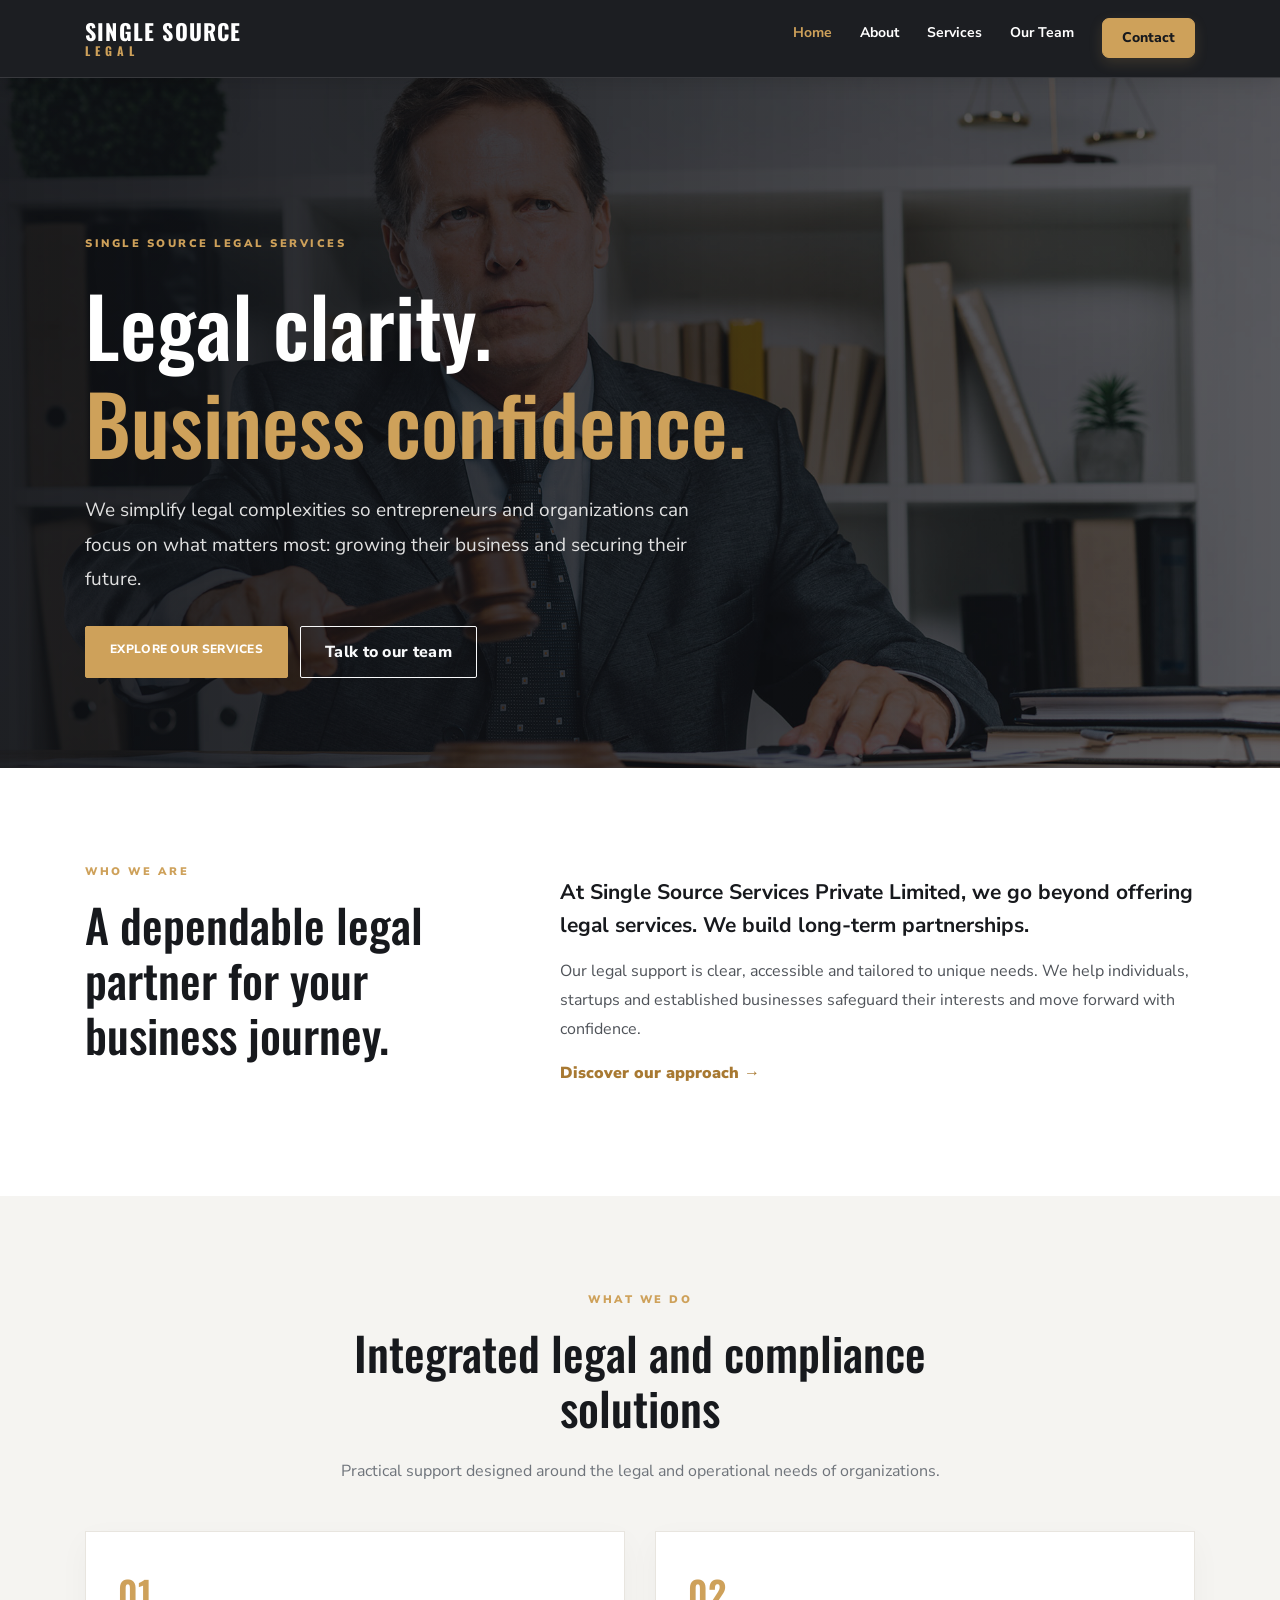
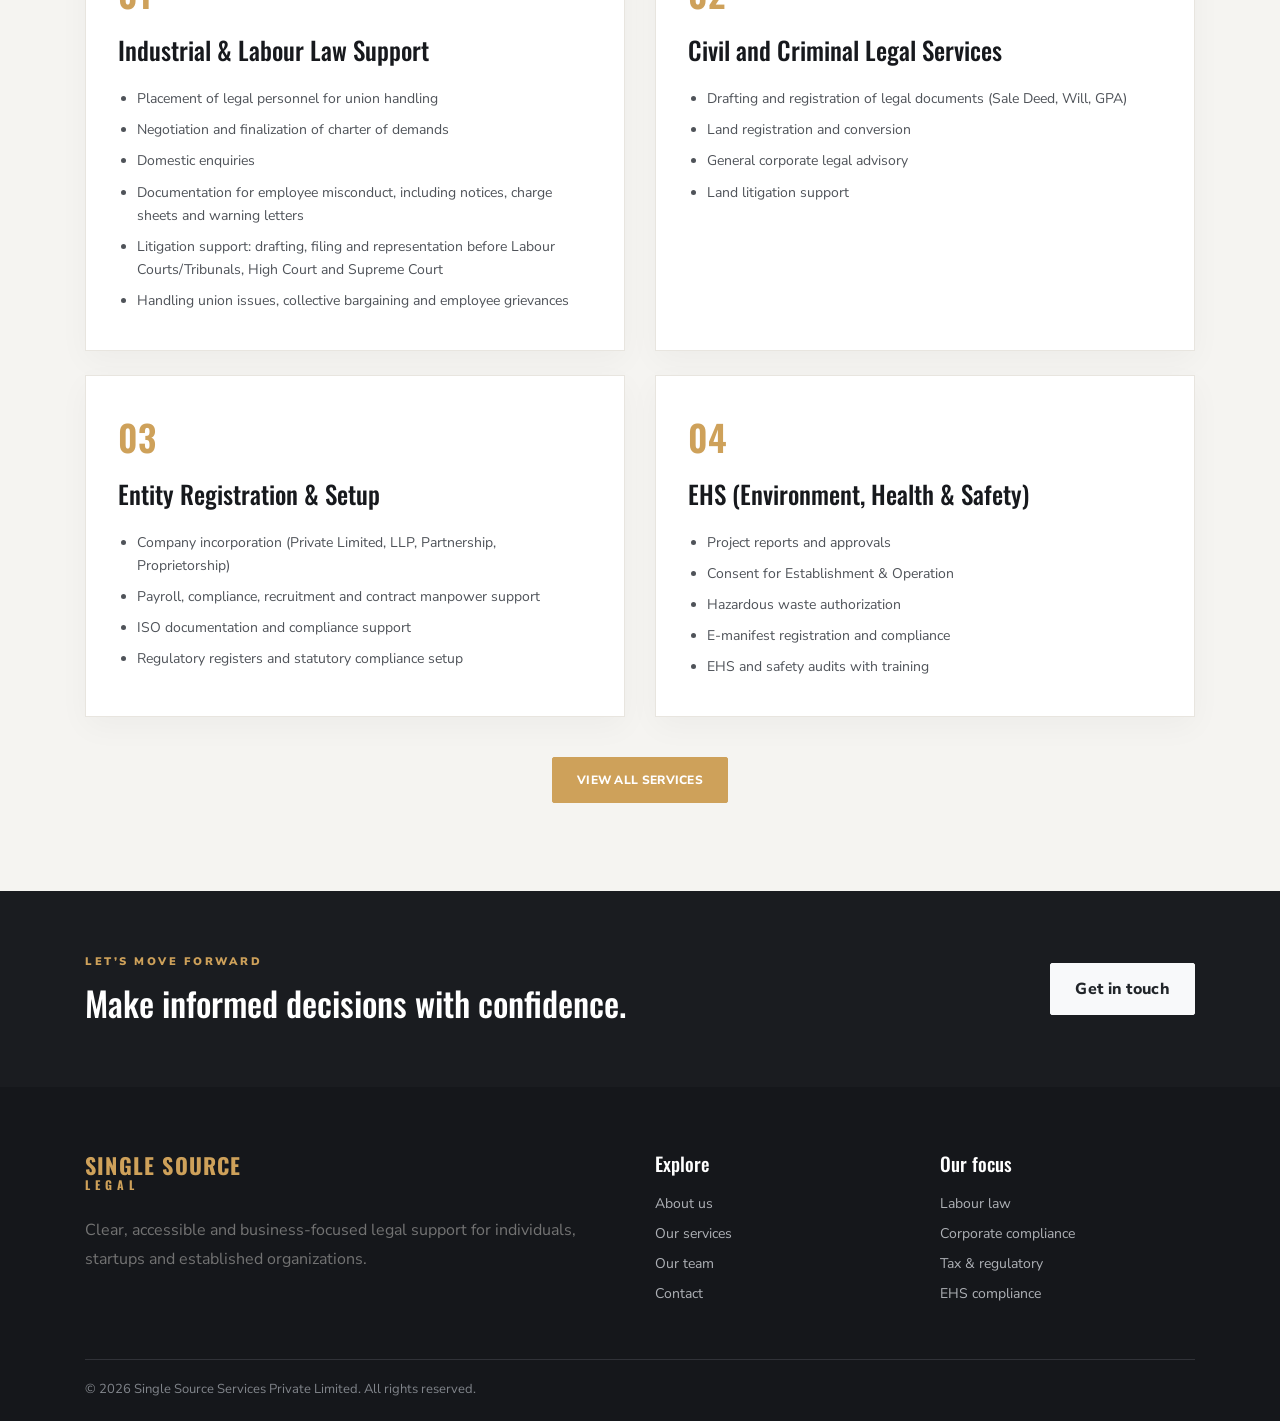
<file: index.html>
<!DOCTYPE html><html lang="en"><head><meta charset="utf-8"><meta name="viewport" content="width=device-width, initial-scale=1"><meta name="description" content="Single Source Legal Services provides business-focused legal, labour, corporate compliance and regulatory support."><title>Business Legal & Compliance Support | Single Source Legal Services</title><link rel="preconnect" href="https://fonts.googleapis.com"><link href="https://fonts.googleapis.com/css?family=Nunito+Sans:300,400,600,700,800,900|Oswald:400,500,600,700" rel="stylesheet"><link rel="stylesheet" href="css/bootstrap.min.css"><link rel="stylesheet" href="fonts/icomoon/style.css"><link rel="stylesheet" href="css/style.css"><link rel="stylesheet" href="css/custom.css"></head><body><header class="site-header"><div class="container nav-wrap"><a class="brand" href="index.html">SINGLE SOURCE<span>LEGAL</span></a><button class="nav-toggle" aria-label="Toggle navigation" aria-expanded="false"><span></span><span></span><span></span></button><nav class="main-nav"><ul><li class="active"><a href="index.html">Home</a></li><li class=""><a href="about.html">About</a></li><li class=""><a href="services.html">Services</a></li><li class=""><a href="team.html">Our Team</a></li><li class=""><a href="contact.html">Contact</a></li></ul></nav></div></header><main><section class="hero-home"><div class="container"><div class="hero-copy"><span class="eyebrow">SINGLE SOURCE LEGAL SERVICES</span><h1>Legal clarity.<br><em>Business confidence.</em></h1><p>We simplify legal complexities so entrepreneurs and organizations can focus on what matters most: growing their business and securing their future.</p><div class="hero-actions"><a class="btn btn-primary" href="services.html">Explore our services</a><a class="btn btn-outline-light" href="contact.html">Talk to our team</a></div></div></div></section><section class="section-pad"><div class="container"><div class="row align-items-center"><div class="col-lg-5 mb-4"><span class="eyebrow">WHO WE ARE</span><h2 class="section-heading">A dependable legal partner for your business journey.</h2></div><div class="col-lg-7"><p class="lead-copy">At Single Source Services Private Limited, we go beyond offering legal services. We build long-term partnerships.</p><p>Our legal support is clear, accessible and tailored to unique needs. We help individuals, startups and established businesses safeguard their interests and move forward with confidence.</p><a class="text-link" href="about.html">Discover our approach →</a></div></div></div></section><section class="section-pad soft-bg"><div class="container"><div class="section-intro"><span class="eyebrow">WHAT WE DO</span><h2 class="section-heading">Integrated legal and compliance solutions</h2><p>Practical support designed around the legal and operational needs of organizations.</p></div><div class="row"><div class="col-lg-6 col-md-6 mb-4"><article class="service-card h-100"><div class="service-number">01</div><h3>Industrial & Labour Law Support</h3><ul><li>Placement of legal personnel for union handling</li><li>Negotiation and finalization of charter of demands</li><li>Domestic enquiries</li><li>Documentation for employee misconduct, including notices, charge sheets and warning letters</li><li>Litigation support: drafting, filing and representation before Labour Courts/Tribunals, High Court and Supreme Court</li><li>Handling union issues, collective bargaining and employee grievances</li></ul></article></div><div class="col-lg-6 col-md-6 mb-4"><article class="service-card h-100"><div class="service-number">02</div><h3>Civil and Criminal Legal Services</h3><ul><li>Drafting and registration of legal documents (Sale Deed, Will, GPA)</li><li>Land registration and conversion</li><li>General corporate legal advisory</li><li>Land litigation support</li></ul></article></div><div class="col-lg-6 col-md-6 mb-4"><article class="service-card h-100"><div class="service-number">03</div><h3>Entity Registration & Setup</h3><ul><li>Company incorporation (Private Limited, LLP, Partnership, Proprietorship)</li><li>Payroll, compliance, recruitment and contract manpower support</li><li>ISO documentation and compliance support</li><li>Regulatory registers and statutory compliance setup</li></ul></article></div><div class="col-lg-6 col-md-6 mb-4"><article class="service-card h-100"><div class="service-number">04</div><h3>EHS (Environment, Health & Safety)</h3><ul><li>Project reports and approvals</li><li>Consent for Establishment & Operation</li><li>Hazardous waste authorization</li><li>E-manifest registration and compliance</li><li>EHS and safety audits with training</li></ul></article></div></div><div class="text-center mt-3"><a class="btn btn-primary" href="services.html">View all services</a></div></div></section><section class="cta-band"><div class="container d-md-flex justify-content-between align-items-center"><div><span class="eyebrow">LET’S MOVE FORWARD</span><h2>Make informed decisions with confidence.</h2></div><a class="btn btn-light mt-3 mt-md-0" href="contact.html">Get in touch</a></div></section></main><footer class="site-footer"><div class="container"><div class="row"><div class="col-lg-6 mb-4"><a class="brand footer-brand" href="index.html">SINGLE SOURCE<span>LEGAL</span></a><p class="mt-3">Clear, accessible and business-focused legal support for individuals, startups and established organizations.</p></div><div class="col-lg-3 col-6"><h4>Explore</h4><a href="about.html">About us</a><a href="services.html">Our services</a><a href="team.html">Our team</a><a href="contact.html">Contact</a></div><div class="col-lg-3 col-6"><h4>Our focus</h4><a href="services.html">Labour law</a><a href="services.html">Corporate compliance</a><a href="services.html">Tax & regulatory</a><a href="services.html">EHS compliance</a></div></div><div class="copyright">© <span id="year"></span> Single Source Services Private Limited. All rights reserved.</div></div></footer><script src="js/jquery-3.3.1.min.js"></script><script src="js/bootstrap.min.js"></script><script src="js/custom.js"></script></body></html>
</file>
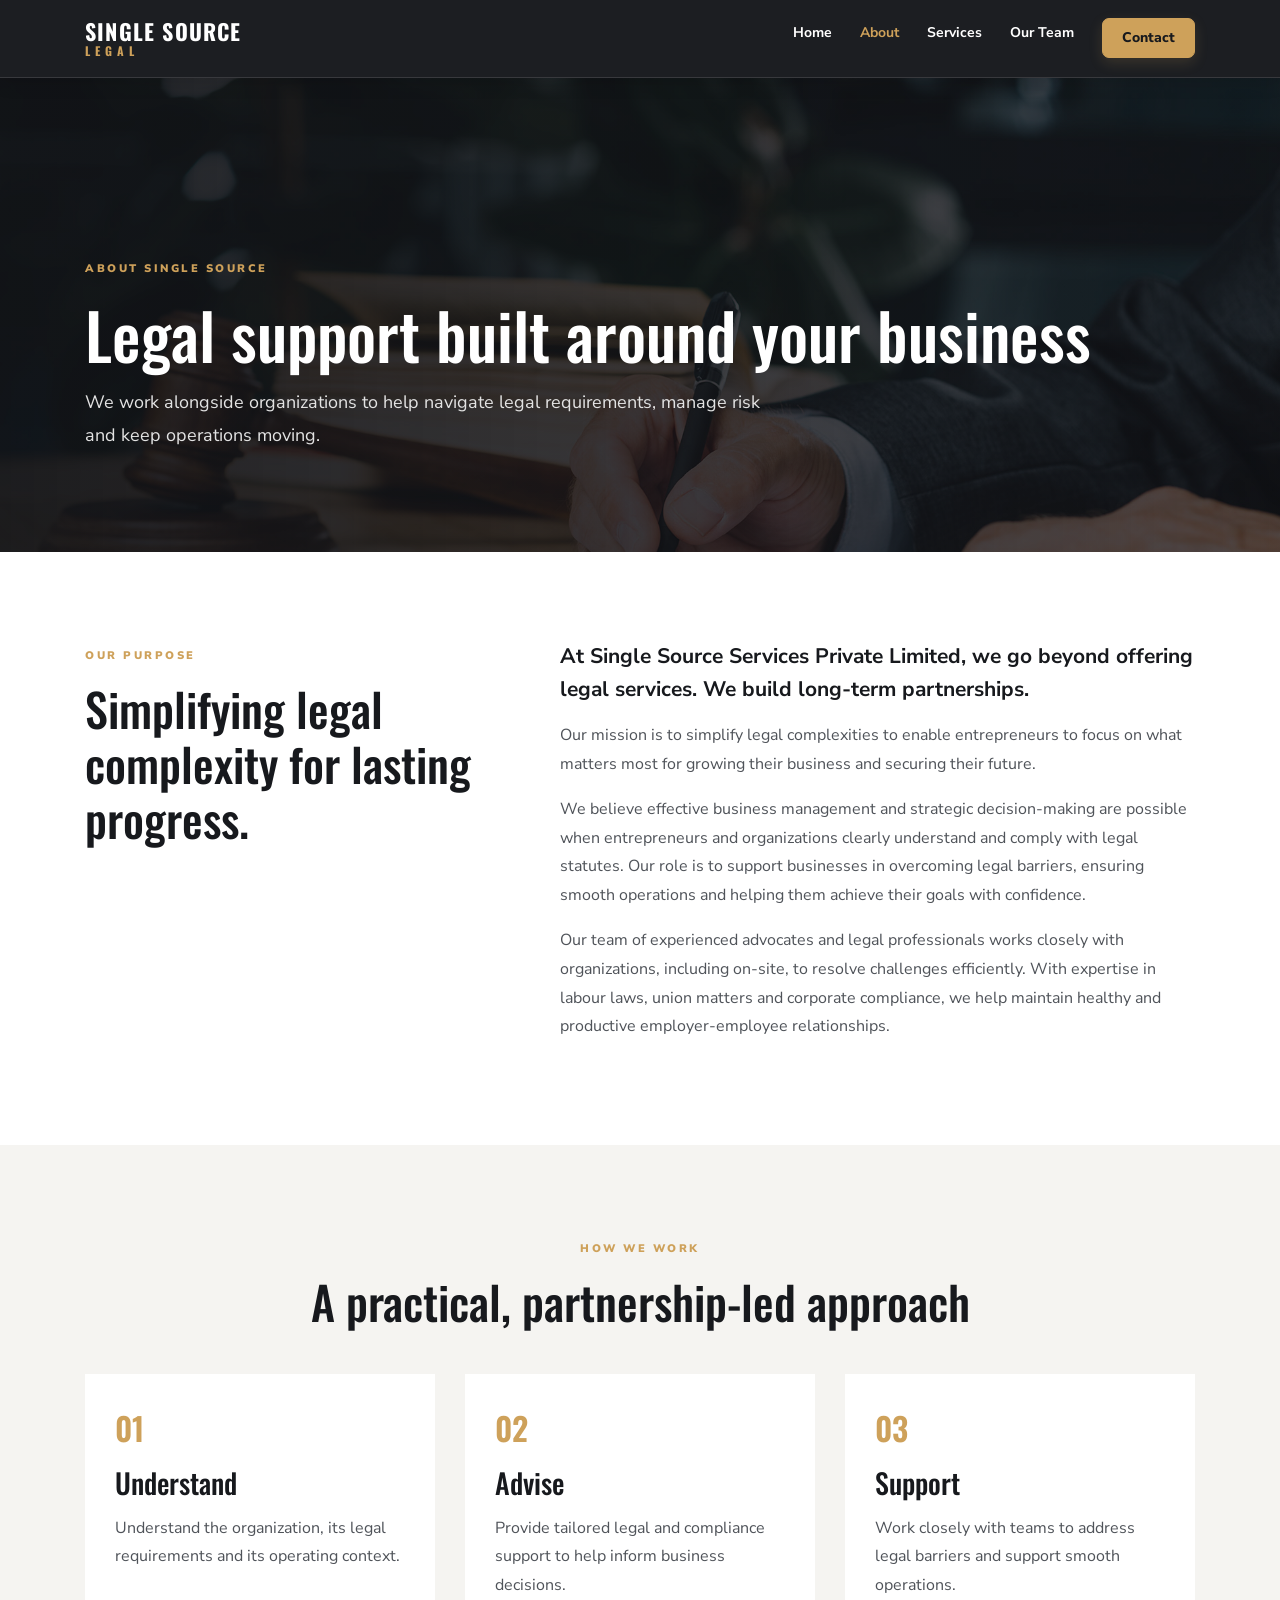
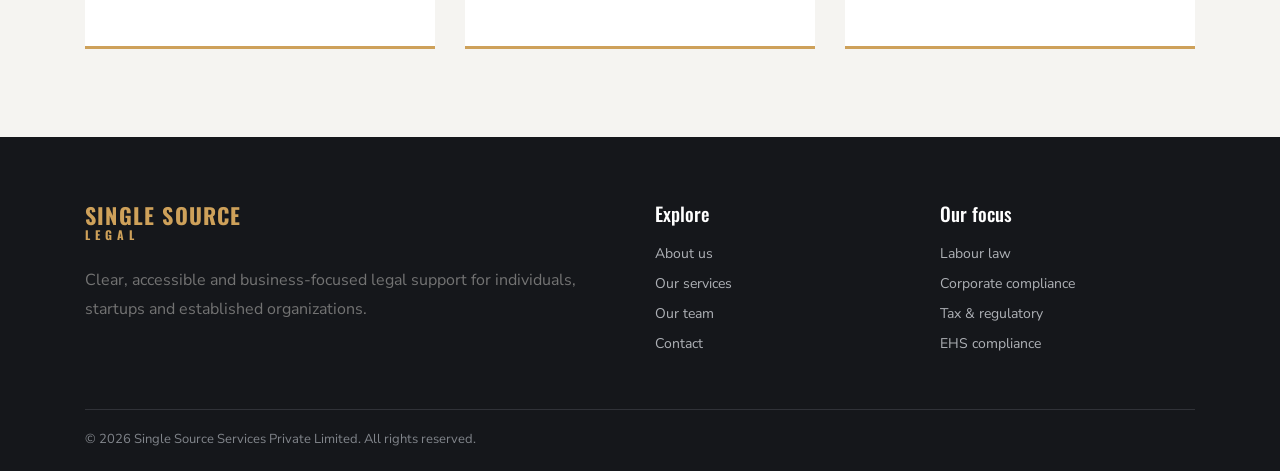
<file: about.html>
<!doctype html>
<html lang="en">
  <head>
    <meta charset="utf-8" />
    <meta name="viewport" content="width=device-width, initial-scale=1" />
    <meta
      name="description"
      content="Single Source Legal Services provides business-focused legal, labour, corporate compliance and regulatory support."
    />
    <title>About Us | Single Source Legal Services</title>
    <link rel="preconnect" href="https://fonts.googleapis.com" />
    <link
      href="https://fonts.googleapis.com/css?family=Nunito+Sans:300,400,600,700,800,900|Oswald:400,500,600,700"
      rel="stylesheet"
    />
    <link rel="stylesheet" href="css/bootstrap.min.css" />
    <link rel="stylesheet" href="fonts/icomoon/style.css" />
    <link rel="stylesheet" href="css/style.css" />
    <link rel="stylesheet" href="css/custom.css" />
  </head>
  <body>
    <header class="site-header">
      <div class="container nav-wrap">
        <a class="brand" href="index.html">SINGLE SOURCE<span>LEGAL</span></a
        ><button
          class="nav-toggle"
          aria-label="Toggle navigation"
          aria-expanded="false"
        >
          <span></span><span></span><span></span>
        </button>
        <nav class="main-nav">
          <ul>
            <li class=""><a href="index.html">Home</a></li>
            <li class="active"><a href="about.html">About</a></li>
            <li class=""><a href="services.html">Services</a></li>
            <li class=""><a href="team.html">Our Team</a></li>
            <li class=""><a href="contact.html">Contact</a></li>
          </ul>
        </nav>
      </div>
    </header>
    <main>
      <section class="page-hero">
        <div class="container">
          <span class="eyebrow">ABOUT SINGLE SOURCE</span>
          <h1>Legal support built around your business</h1>
          <p>
            We work alongside organizations to help navigate legal requirements,
            manage risk and keep operations moving.
          </p>
        </div>
      </section>
      <section class="section-pad">
        <div class="container">
          <div class="row">
            <div class="col-lg-5">
              <span class="eyebrow">OUR PURPOSE</span>
              <h2 class="section-heading">
                Simplifying legal complexity for lasting progress.
              </h2>
            </div>
            <div class="col-lg-7">
              <p class="lead-copy">
                At Single Source Services Private Limited, we go beyond offering
                legal services. We build long-term partnerships.
              </p>
              <p>
                Our mission is to simplify legal complexities to enable
                entrepreneurs to focus on what matters most for growing their
                business and securing their future.
              </p>
              <p>
                We believe effective business management and strategic
                decision-making are possible when entrepreneurs and
                organizations clearly understand and comply with legal statutes.
                Our role is to support businesses in overcoming legal barriers,
                ensuring smooth operations and helping them achieve their goals
                with confidence.
              </p>
              <p>
                Our team of experienced advocates and legal professionals works
                closely with organizations, including on-site, to resolve
                challenges efficiently. With expertise in labour laws, union
                matters and corporate compliance, we help maintain healthy and
                productive employer-employee relationships.
              </p>
            </div>
          </div>
        </div>
      </section>
      <section class="section-pad soft-bg">
        <div class="container">
          <div class="section-intro">
            <span class="eyebrow">HOW WE WORK</span>
            <h2 class="section-heading">
              A practical, partnership-led approach
            </h2>
          </div>
          <div class="row">
            <div class="col-md-4">
              <div class="value-card">
                <b>01</b>
                <h3>Understand</h3>
                <p>
                  Understand the organization, its legal requirements and its
                  operating context.
                </p>
              </div>
            </div>
            <div class="col-md-4">
              <div class="value-card">
                <b>02</b>
                <h3>Advise</h3>
                <p>
                  Provide tailored legal and compliance support to help inform
                  business decisions.
                </p>
              </div>
            </div>
            <div class="col-md-4">
              <div class="value-card">
                <b>03</b>
                <h3>Support</h3>
                <p>
                  Work closely with teams to address legal barriers and support
                  smooth operations.
                </p>
              </div>
            </div>
          </div>
        </div>
      </section>
    </main>
    <footer class="site-footer">
      <div class="container">
        <div class="row">
          <div class="col-lg-6 mb-4">
            <a class="brand footer-brand" href="index.html"
              >SINGLE SOURCE<span>LEGAL</span></a
            >
            <p class="mt-3">
              Clear, accessible and business-focused legal support for
              individuals, startups and established organizations.
            </p>
          </div>
          <div class="col-lg-3 col-6">
            <h4>Explore</h4>
            <a href="about.html">About us</a
            ><a href="services.html">Our services</a
            ><a href="team.html">Our team</a><a href="contact.html">Contact</a>
          </div>
          <div class="col-lg-3 col-6">
            <h4>Our focus</h4>
            <a href="services.html">Labour law</a
            ><a href="services.html">Corporate compliance</a
            ><a href="services.html">Tax & regulatory</a
            ><a href="services.html">EHS compliance</a>
          </div>
        </div>
        <div class="copyright">
          © <span id="year"></span> Single Source Services Private Limited. All
          rights reserved.
        </div>
      </div>
    </footer>
    <script src="js/jquery-3.3.1.min.js"></script>
    <script src="js/bootstrap.min.js"></script>
    <script src="js/custom.js"></script>
  </body>
</html>
</file>
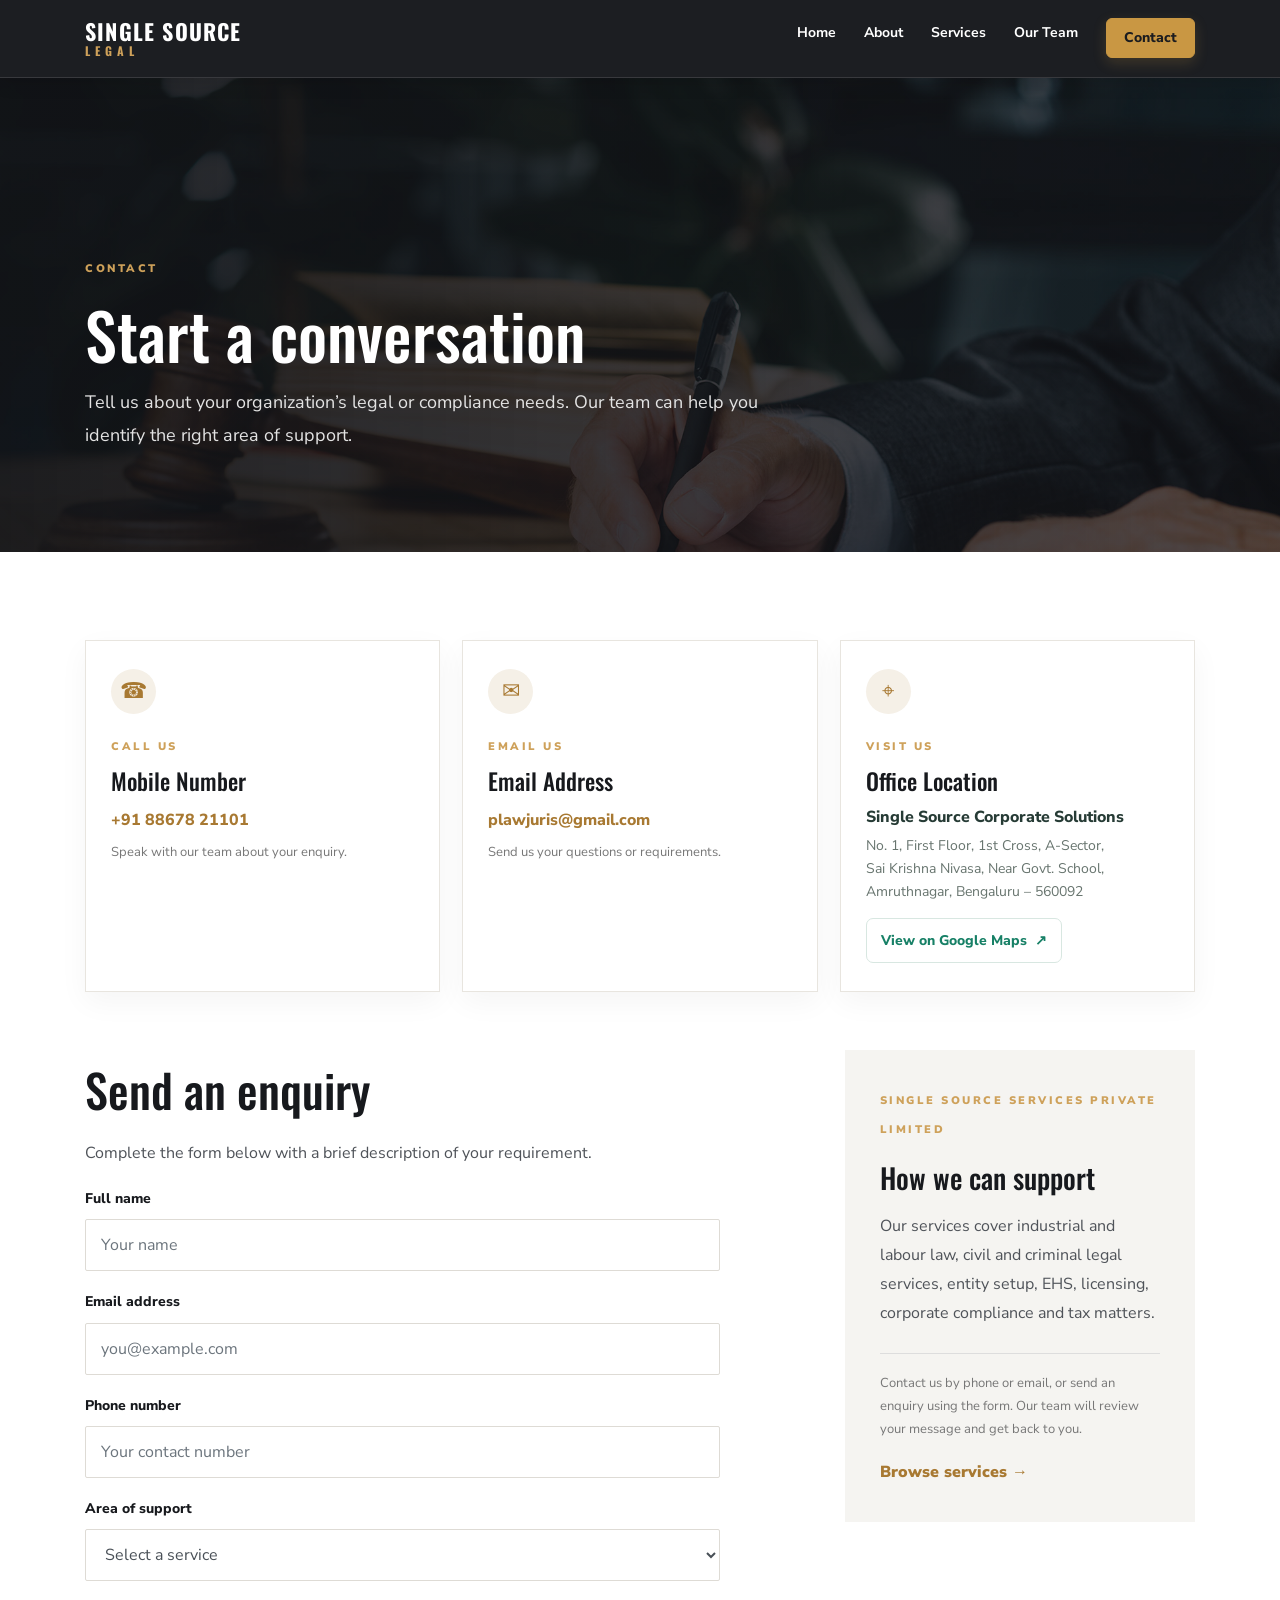
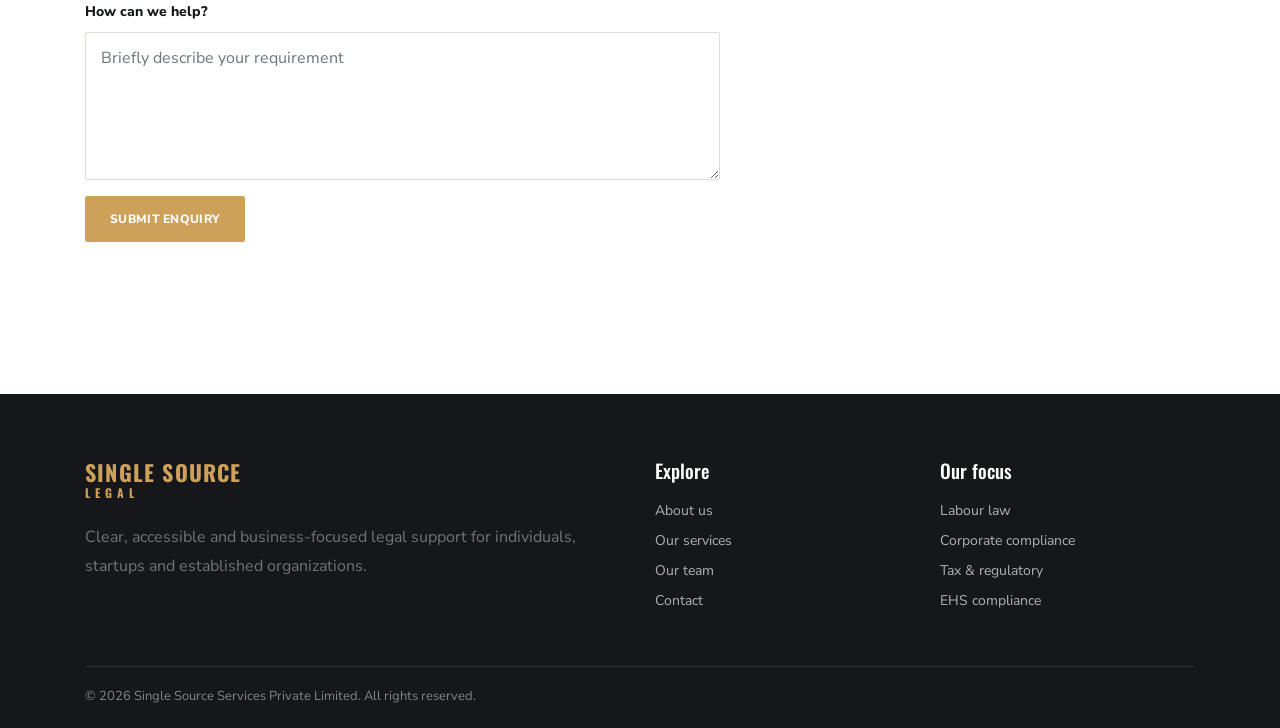
<file: contact.html>
<!doctype html>
<html lang="en">
  <head>
    <meta charset="utf-8" />
    <meta name="viewport" content="width=device-width, initial-scale=1" />
    <meta
      name="description"
      content="Contact Single Source Corporate Solutions for legal, labour, corporate compliance and regulatory support."
    />
    <title>Contact Us | Single Source Legal Services</title>
    <link rel="preconnect" href="https://fonts.googleapis.com" />
    <link
      href="https://fonts.googleapis.com/css?family=Nunito+Sans:300,400,600,700,800,900|Oswald:400,500,600,700"
      rel="stylesheet"
    />
    <link rel="stylesheet" href="css/bootstrap.min.css" />
    <link rel="stylesheet" href="fonts/icomoon/style.css" />
    <link rel="stylesheet" href="css/style.css" />
    <link rel="stylesheet" href="css/custom.css" />
    <style>
      .ss-popup-overlay {
        position: fixed;
        inset: 0;
        z-index: 99999;
        display: none;
        align-items: center;
        justify-content: center;
        padding: 20px;
        background: rgba(15, 28, 24, 0.62);
      }
      .ss-popup-overlay.show {
        display: flex;
      }
      .ss-popup {
        width: min(100%, 440px);
        padding: 34px 28px 28px;
        background: #fff;
        border-radius: 18px;
        text-align: center;
        box-shadow: 0 24px 70px rgba(0, 0, 0, 0.24);
        animation: ssPopupIn 0.22s ease-out;
      }
      @keyframes ssPopupIn {
        from {
          opacity: 0;
          transform: translateY(12px);
        }
        to {
          opacity: 1;
          transform: translateY(0);
        }
      }
      .ss-popup-icon {
        width: 66px;
        height: 66px;
        margin: 0 auto 17px;
        border-radius: 50%;
        display: grid;
        place-items: center;
        background: #dcfce9;
        color: #15945f;
        font-size: 30px;
      }
      .ss-popup.error .ss-popup-icon {
        background: #fee2e2;
        color: #dc2626;
      }
      .ss-popup h3 {
        margin: 0 0 10px;
        color: #173d32;
        font-size: 24px;
        font-weight: 900;
      }
      .ss-popup p {
        margin: 0 0 22px;
        color: #66766f;
        line-height: 1.6;
      }
      .ss-popup-close {
        border: 0;
        border-radius: 8px;
        background: #178066;
        color: #fff;
        padding: 11px 26px;
        font-weight: 700;
        cursor: pointer;
      }
      .ss-popup-close:hover {
        background: #126b55;
      }
      #submitBtn:disabled {
        opacity: 0.65;
        cursor: not-allowed;
      }
      .contact-info-card .contact-value {
        overflow-wrap: anywhere;
      }
      /* Contact card: keep the address readable and the map action distinct. */
      .contact-info-card .location-business-name {
        margin: 8px 0 5px;
        color: #263b35;
        font-size: 16px;
        font-weight: 800;
        line-height: 1.45;
      }
      .contact-info-card .location-address {
        margin: 0 0 15px;
        color: #68756f;
        font-size: 14px;
        font-weight: 400;
        line-height: 1.65;
        overflow-wrap: normal;
      }
      .contact-info-card .location-map-link {
        display: inline-flex;
        align-items: center;
        gap: 8px;
        padding: 9px 14px;
        border: 1px solid #d8e7e1;
        border-radius: 7px;
        color: #178066;
        font-size: 14px;
        font-weight: 800;
        text-decoration: none;
        transition:
          background 0.2s ease,
          color 0.2s ease,
          border-color 0.2s ease;
      }
      .contact-info-card .location-map-link:hover {
        background: #178066;
        border-color: #178066;
        color: #fff;
      }
      /* Highlight the current page in the primary navigation. */
      .main-nav ul li.active > a {
        display: inline-flex;
        align-items: center;
        justify-content: center;
        padding: 10px 17px;
        border: 1px solid #178066;
        border-radius: 7px;
        background: #178066;
        color: #fff !important;
        font-weight: 800;
        box-shadow: 0 4px 12px rgba(23, 128, 102, 0.16);
      }
      .main-nav ul li.active > a:hover {
        background: #126b55;
        border-color: #126b55;
        color: #fff !important;
      }
      @media (max-width: 767px) {
        .contact-info-card .location-address {
          font-size: 13px;
        }
        .main-nav ul li.active > a {
          display: flex;
          width: 100%;
          justify-content: flex-start;
        }
      }

      /* Single Source Legal theme: charcoal, white and muted gold. */
      .main-nav ul li.active > a {
        display: inline-flex;
        align-items: center;
        justify-content: center;
        padding: 11px 19px;
        border: 1px solid #c99743;
        border-radius: 6px;
        background: #c99743;
        color: #1b1c1f !important;
        font-weight: 800;
        box-shadow: 0 5px 14px rgba(201, 151, 67, 0.2);
        transition:
          background 0.2s ease,
          color 0.2s ease,
          transform 0.2s ease;
      }
      .main-nav ul li.active > a:hover {
        background: #e0b35f;
        border-color: #e0b35f;
        color: #17181b !important;
        transform: translateY(-1px);
      }
      .ss-popup-overlay {
        background: rgba(17, 18, 21, 0.72);
        backdrop-filter: blur(4px);
      }
      .ss-popup {
        width: min(100%, 660px);
        padding: 48px 42px 40px;
        border: 1px solid rgba(201, 151, 67, 0.22);
        border-radius: 24px;
        background: #fff;
        box-shadow: 0 28px 90px rgba(0, 0, 0, 0.3);
      }
      .ss-popup-icon {
        width: 78px;
        height: 78px;
        margin-bottom: 22px;
        background: #f6efe3;
        color: #c18b32;
        font-size: 36px;
      }
      .ss-popup.error .ss-popup-icon {
        background: #fbe9e7;
        color: #c43d32;
      }
      .ss-popup h3 {
        color: #1b1c1f;
        font-family: "Oswald", sans-serif;
        font-size: 32px;
        font-weight: 600;
        line-height: 1.2;
      }
      .ss-popup p {
        max-width: 500px;
        margin: 0 auto 26px;
        color: #687078;
        font-size: 17px;
        line-height: 1.65;
      }
      .ss-popup-close {
        min-width: 140px;
        padding: 13px 28px;
        border: 1px solid #c99743;
        border-radius: 8px;
        background: #c99743;
        color: #17181b;
        font-size: 16px;
        font-weight: 800;
        transition:
          background 0.2s ease,
          transform 0.2s ease;
      }
      .ss-popup-close:hover {
        background: #e0b35f;
        color: #17181b;
        transform: translateY(-1px);
      }
      @media (max-width: 767px) {
        .main-nav ul li.active > a {
          display: flex;
          width: 100%;
          justify-content: flex-start;
          padding: 12px 15px;
        }
        .ss-popup {
          padding: 34px 22px 28px;
          border-radius: 18px;
        }
        .ss-popup h3 {
          font-size: 27px;
        }
        .ss-popup p {
          font-size: 15px;
        }
      }

      /* Compact, professionally sized active Contact navigation button */
      .main-nav ul li.active > a {
        display: inline-flex !important;
        align-items: center !important;
        justify-content: center !important;
        height: 40px !important;
        min-height: 40px !important;
        padding: 0 17px !important;
        line-height: 1 !important;
        box-sizing: border-box !important;
        white-space: nowrap;
      }

      .main-nav ul li.active > a:hover,
      .main-nav ul li.active > a:focus-visible {
        background: #e0b35f !important;
        border-color: #e0b35f !important;
        color: #17181b !important;
      }

      /* Google Maps button changes to the site's muted-gold accent on hover */
      .contact-info-card .location-map-link {
        transition:
          background-color 0.2s ease,
          color 0.2s ease,
          border-color 0.2s ease,
          transform 0.2s ease;
      }

      .contact-info-card .location-map-link:hover,
      .contact-info-card .location-map-link:focus-visible {
        background: #c99743 !important;
        border-color: #c99743 !important;
        color: #17181b !important;
        text-decoration: none;
        transform: translateY(-1px);
      }

      @media (max-width: 767px) {
        .main-nav ul li.active > a {
          width: 100% !important;
          height: 40px !important;
          min-height: 40px !important;
          padding: 0 15px !important;
          justify-content: flex-start !important;
        }
      }
    </style>
  </head>
  <body>
    <header class="site-header">
      <div class="container nav-wrap">
        <a class="brand" href="index.html">SINGLE SOURCE<span>LEGAL</span></a>
        <button
          class="nav-toggle"
          aria-label="Toggle navigation"
          aria-expanded="false"
        >
          <span></span><span></span><span></span>
        </button>
        <nav class="main-nav">
          <ul>
            <li><a href="index.html">Home</a></li>
            <li><a href="about.html">About</a></li>
            <li><a href="services.html">Services</a></li>
            <li><a href="team.html">Our Team</a></li>
            <li class="active"><a href="contact.html">Contact</a></li>
          </ul>
        </nav>
      </div>
    </header>

    <main>
      <section class="page-hero">
        <div class="container">
          <span class="eyebrow">CONTACT</span>
          <h1>Start a conversation</h1>
          <p>
            Tell us about your organization’s legal or compliance needs. Our
            team can help you identify the right area of support.
          </p>
        </div>
      </section>

      <section class="section-pad">
        <div class="container">
          <div class="contact-info-grid">
            <article class="contact-info-card">
              <span class="contact-info-icon">☎</span>
              <span class="eyebrow">CALL US</span>
              <h3>Mobile Number</h3>
              <a href="tel:+918867821101">+91 88678 21101</a>
              <p>Speak with our team about your enquiry.</p>
            </article>
            <article class="contact-info-card">
              <span class="contact-info-icon">✉</span>
              <span class="eyebrow">EMAIL US</span>
              <h3>Email Address</h3>
              <a href="mailto:plawjuris@gmail.com">plawjuris@gmail.com</a>
              <p>Send us your questions or requirements.</p>
            </article>
            <article class="contact-info-card">
              <span class="contact-info-icon">⌖</span>
              <span class="eyebrow">VISIT US</span>
              <h3>Office Location</h3>
              <p class="location-business-name">
                Single Source Corporate Solutions
              </p>
              <p class="contact-value location-address">
                No. 1, First Floor, 1st Cross, A-Sector,<br />Sai Krishna
                Nivasa, Near Govt. School,<br />Amruthnagar, Bengaluru – 560092
              </p>
              <a
                class="location-map-link"
                href="https://www.google.com/maps/search/?api=1&query=Single%20Source%20Corporate%20Solutions%2C%20No.1%20First%20Floor%2C%201st%20Cross%2C%20A-Sector%2C%20Sai%20Krishna%20Nivasa%2C%20Near%20Govt.%20School%2C%20Amruthnagar%2C%20Bangalore%20560092"
                target="_blank"
                rel="noopener"
                >View on Google Maps <span aria-hidden="true">↗</span></a
              >
            </article>
          </div>

          <div class="row">
            <div class="col-lg-7 mb-5">
              <h2 class="section-heading">Send an enquiry</h2>
              <p>
                Complete the form below with a brief description of your
                requirement.
              </p>
              <form id="contactForm">
                <input
                  type="hidden"
                  name="access_key"
                  value="b1de10c2-555b-4009-8041-a37d1d3af2c1"
                />
                <input
                  type="hidden"
                  name="subject"
                  value="New Enquiry - Single Source Legal Services"
                />
                <input
                  type="hidden"
                  name="from_name"
                  value="Single Source Legal Services Website"
                />
                <input
                  type="checkbox"
                  name="botcheck"
                  class="hidden"
                  style="display: none"
                  tabindex="-1"
                  autocomplete="off"
                />
                <div class="form-group">
                  <label for="name">Full name</label>
                  <input
                    class="form-control"
                    id="name"
                    name="name"
                    required
                    placeholder="Your name"
                  />
                </div>
                <div class="form-group">
                  <label for="email">Email address</label>
                  <input
                    class="form-control"
                    id="email"
                    name="email"
                    type="email"
                    required
                    placeholder="you@example.com"
                  />
                </div>
                <div class="form-group">
                  <label for="phone">Phone number</label>
                  <input
                    class="form-control"
                    id="phone"
                    name="phone"
                    type="tel"
                    placeholder="Your contact number"
                  />
                </div>
                <div class="form-group">
                  <label for="service">Area of support</label>
                  <select
                    class="form-control"
                    id="service"
                    name="service"
                    required
                  >
                    <option value="">Select a service</option>
                    <option>Industrial &amp; Labour Law Support</option>
                    <option>Civil and Criminal Legal Services</option>
                    <option>Entity Registration &amp; Setup</option>
                    <option>EHS (Environment, Health &amp; Safety)</option>
                    <option>
                      Licenses, Registrations &amp; End to End Compliance
                      Solutions
                    </option>
                    <option>Corporate Compliance</option>
                    <option>Tax &amp; Regulatory Compliance</option>
                  </select>
                </div>
                <div class="form-group">
                  <label for="message">How can we help?</label>
                  <textarea
                    class="form-control"
                    id="message"
                    name="message"
                    rows="5"
                    required
                    placeholder="Briefly describe your requirement"
                  ></textarea>
                </div>
                <button class="btn btn-primary" id="submitBtn" type="submit">
                  Submit Enquiry
                </button>
                <p
                  id="formNotice"
                  class="form-notice"
                  role="status"
                  aria-live="polite"
                ></p>
              </form>
            </div>
            <div class="col-lg-4 offset-lg-1">
              <div class="contact-panel">
                <span class="eyebrow"
                  >SINGLE SOURCE SERVICES PRIVATE LIMITED</span
                >
                <h3>How we can support</h3>
                <p>
                  Our services cover industrial and labour law, civil and
                  criminal legal services, entity setup, EHS, licensing,
                  corporate compliance and tax matters.
                </p>
                <p class="small-note">
                  Contact us by phone or email, or send an enquiry using the
                  form. Our team will review your message and get back to you.
                </p>
                <a class="text-link" href="services.html">Browse services →</a>
              </div>
            </div>
          </div>
        </div>
      </section>
    </main>

    <footer class="site-footer">
      <div class="container">
        <div class="row">
          <div class="col-lg-6 mb-4">
            <a class="brand footer-brand" href="index.html"
              >SINGLE SOURCE<span>LEGAL</span></a
            >
            <p class="mt-3">
              Clear, accessible and business-focused legal support for
              individuals, startups and established organizations.
            </p>
          </div>
          <div class="col-lg-3 col-6">
            <h4>Explore</h4>
            <a href="about.html">About us</a
            ><a href="services.html">Our services</a
            ><a href="team.html">Our team</a><a href="contact.html">Contact</a>
          </div>
          <div class="col-lg-3 col-6">
            <h4>Our focus</h4>
            <a href="services.html">Labour law</a
            ><a href="services.html">Corporate compliance</a
            ><a href="services.html">Tax &amp; regulatory</a
            ><a href="services.html">EHS compliance</a>
          </div>
        </div>
        <div class="copyright">
          © <span id="year"></span> Single Source Services Private Limited. All
          rights reserved.
        </div>
      </div>
    </footer>

    <div
      class="ss-popup-overlay"
      id="formPopup"
      role="dialog"
      aria-modal="true"
      aria-labelledby="popupTitle"
    >
      <div class="ss-popup" id="popupBox">
        <div class="ss-popup-icon" id="popupIcon">
          <span aria-hidden="true">✓</span>
        </div>
        <h3 id="popupTitle">Enquiry submitted!</h3>
        <p id="popupMessage">
          Thank you for contacting Single Source Legal Services. Our team will
          get back to you soon.
        </p>
        <button type="button" class="ss-popup-close" id="popupClose">
          Close
        </button>
      </div>
    </div>

    <script src="js/jquery-3.3.1.min.js"></script>
    <script src="js/bootstrap.min.js"></script>
    <script src="js/custom.js"></script>
    <script>
      document.addEventListener("DOMContentLoaded", function () {
        const form = document.getElementById("contactForm");
        const popup = document.getElementById("formPopup");
        const popupBox = document.getElementById("popupBox");
        const popupIcon = document.getElementById("popupIcon");
        const popupTitle = document.getElementById("popupTitle");
        const popupMessage = document.getElementById("popupMessage");
        const popupClose = document.getElementById("popupClose");
        const submitBtn = document.getElementById("submitBtn");
        const notice = document.getElementById("formNotice");

        function showPopup(success, title, message) {
          popupBox.classList.toggle("error", !success);
          popupIcon.innerHTML = success
            ? '<span aria-hidden="true">✓</span>'
            : '<span aria-hidden="true">!</span>';
          popupTitle.textContent = title;
          popupMessage.textContent = message;
          popup.classList.add("show");
          document.body.style.overflow = "hidden";
          popupClose.focus();
        }
        function closePopup() {
          popup.classList.remove("show");
          document.body.style.overflow = "";
        }

        popupClose.addEventListener("click", closePopup);
        popup.addEventListener("click", function (event) {
          if (event.target === popup) closePopup();
        });
        document.addEventListener("keydown", function (event) {
          if (event.key === "Escape" && popup.classList.contains("show"))
            closePopup();
        });

        form.addEventListener("submit", async function (event) {
          event.preventDefault();
          if (!form.reportValidity()) return;

          const originalText = submitBtn.innerHTML;
          submitBtn.disabled = true;
          submitBtn.textContent = "Submitting...";
          notice.textContent = "Sending your enquiry...";
          notice.style.color = "#178066";

          try {
            const response = await fetch("https://api.web3forms.com/submit", {
              method: "POST",
              body: new FormData(form),
              headers: { Accept: "application/json" },
            });
            const result = await response.json();
            if (!response.ok || !result.success) {
              throw new Error(
                result.message ||
                  "Unable to submit your enquiry. Please try again.",
              );
            }
            form.reset();
            notice.textContent =
              "Your enquiry has been submitted successfully.";
            showPopup(
              true,
              "Enquiry submitted successfully!",
              "Thank you for contacting Single Source Legal Services. We have received your enquiry and our team will get back to you soon.",
            );
          } catch (error) {
            notice.textContent =
              "We couldn't submit your enquiry. Please try again or contact us by phone.";
            notice.style.color = "#b42318";
            showPopup(
              false,
              "Submission failed",
              error.message || "Something went wrong. Please try again.",
            );
          } finally {
            submitBtn.disabled = false;
            submitBtn.innerHTML = originalText;
          }
        });
      });
    </script>
  </body>
</html>
</file>
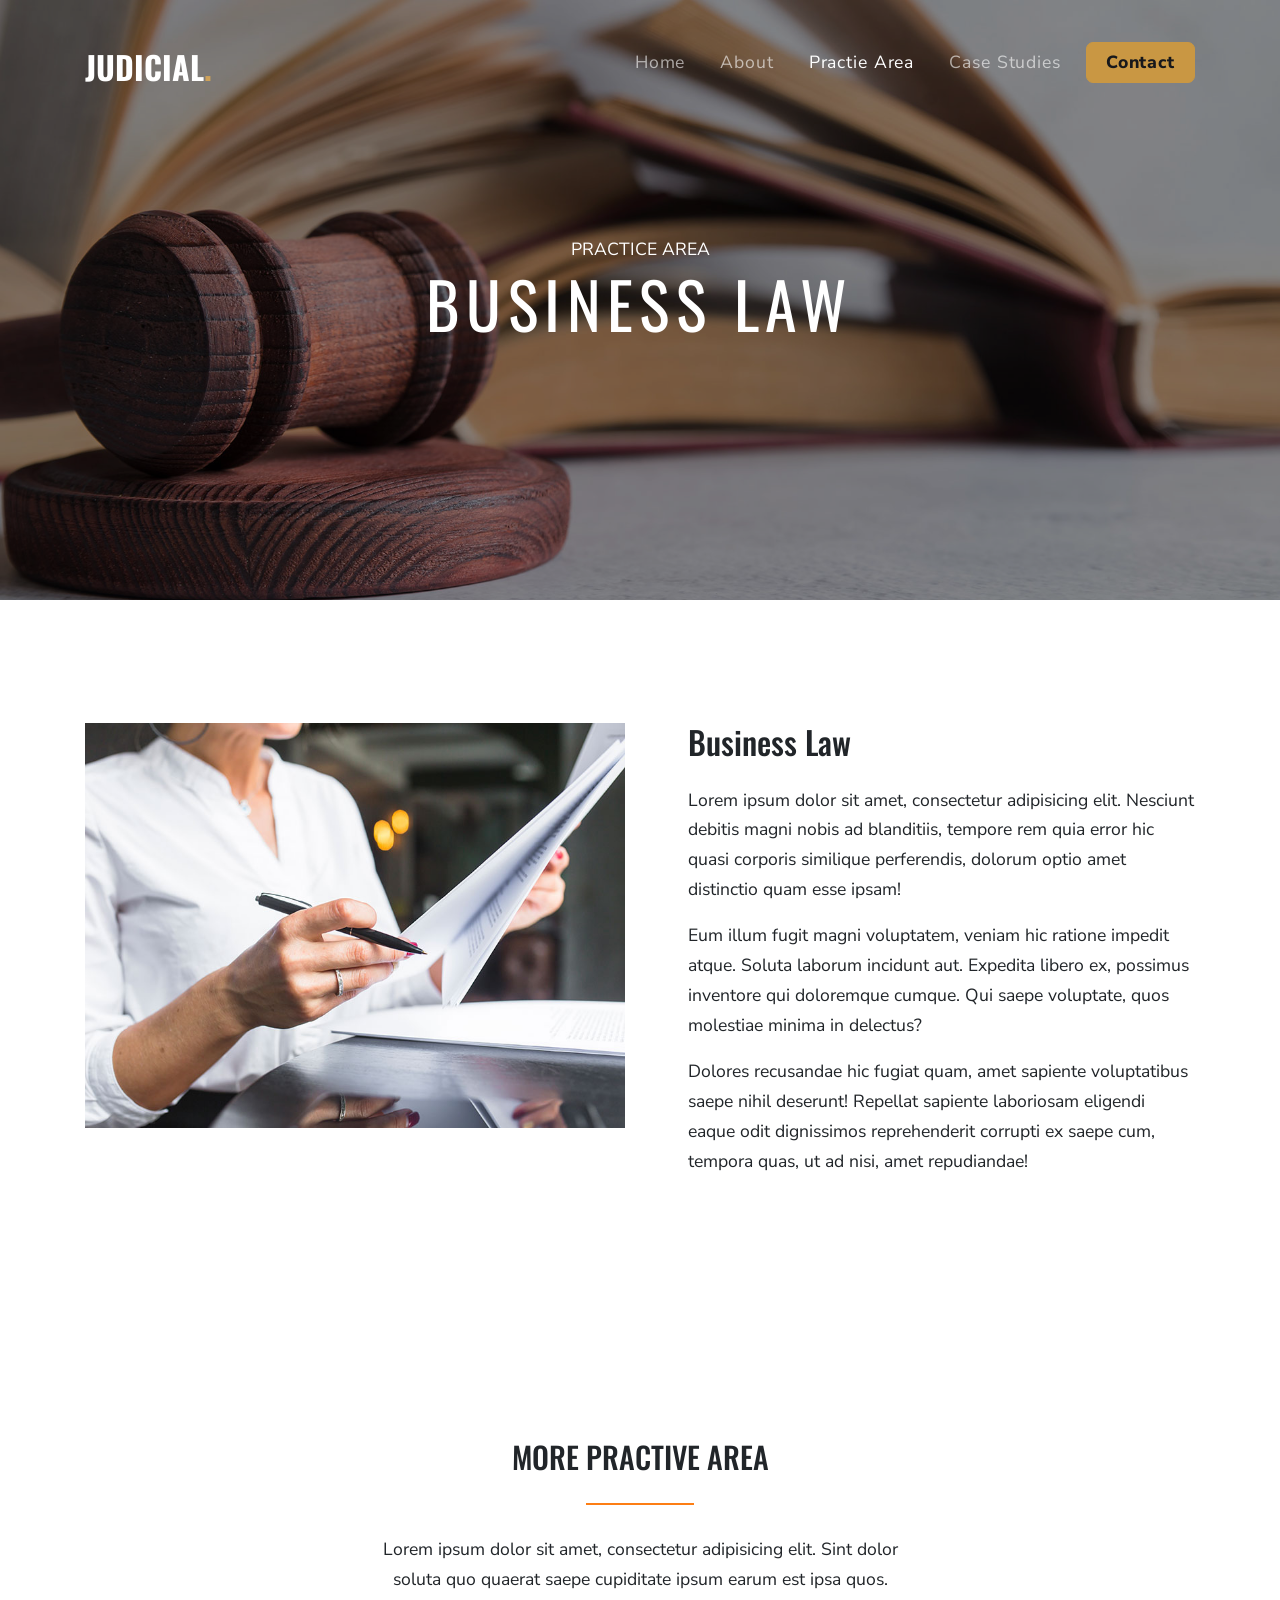
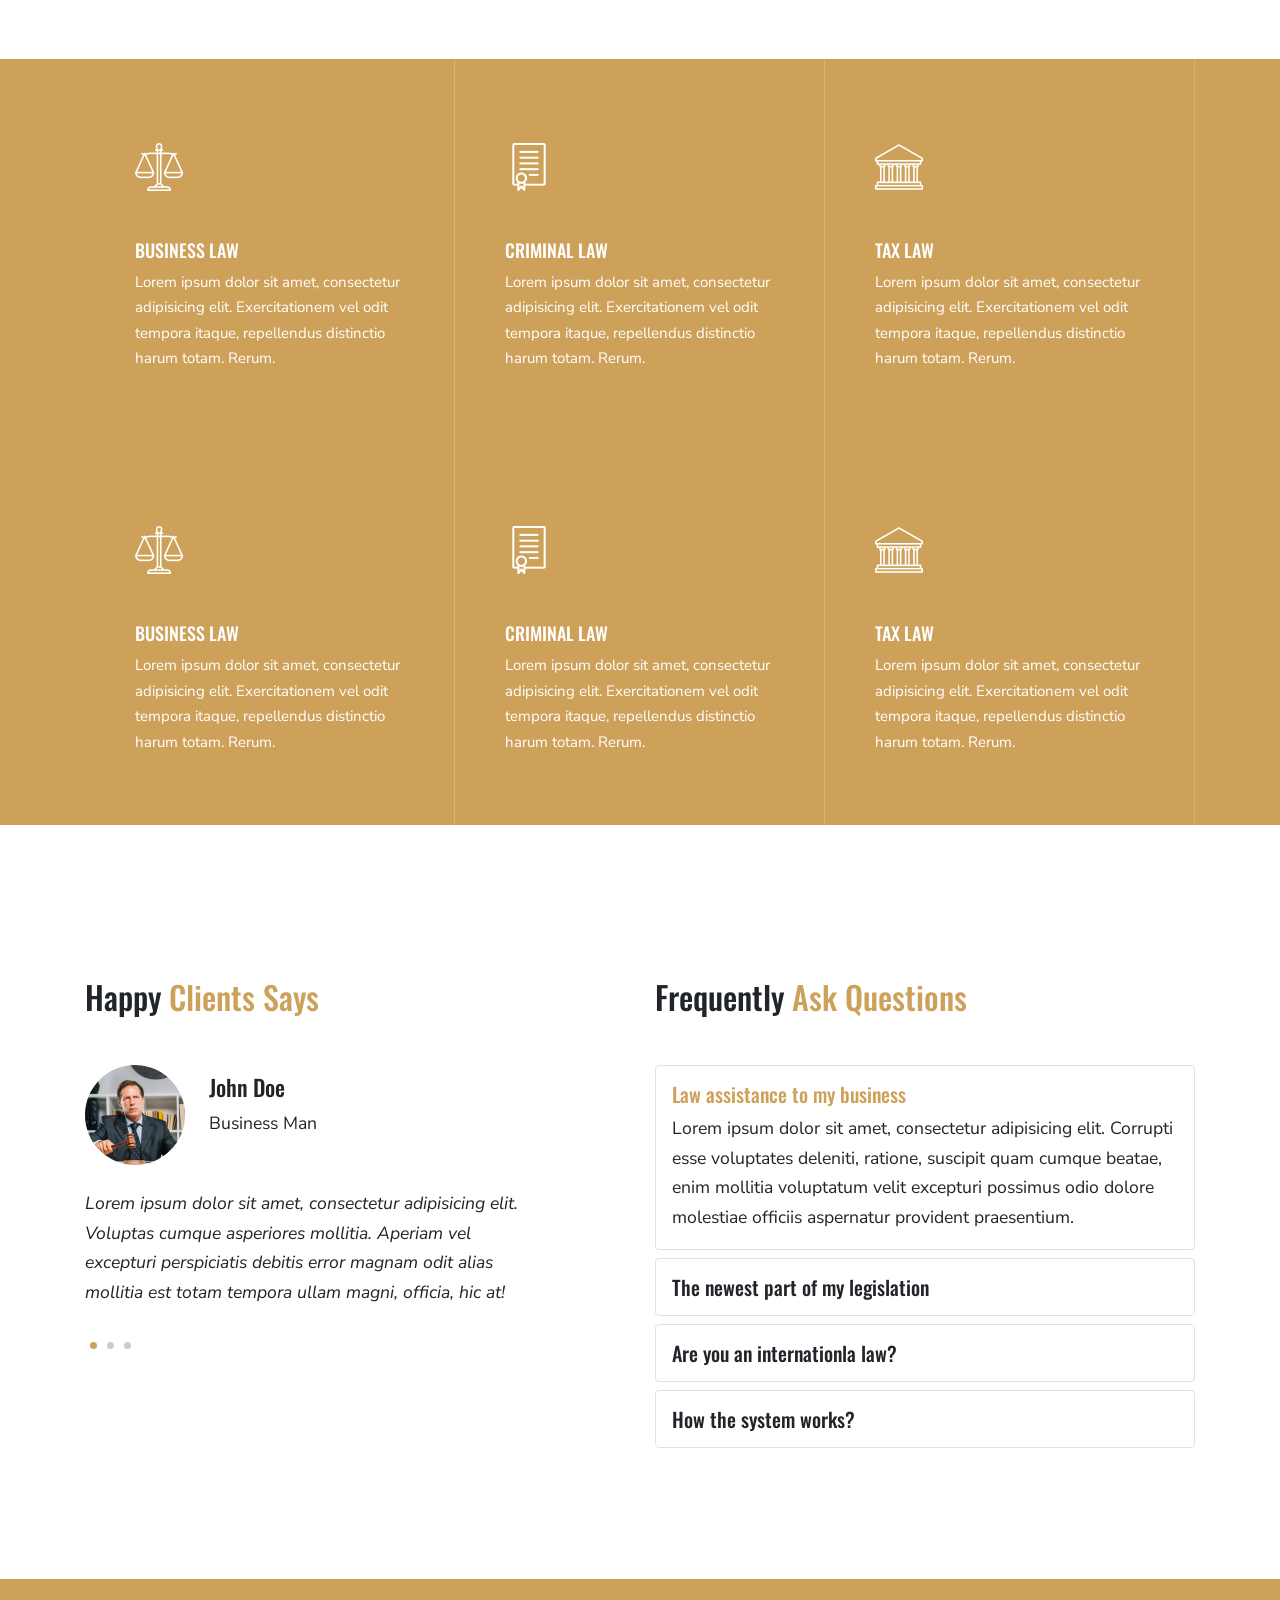
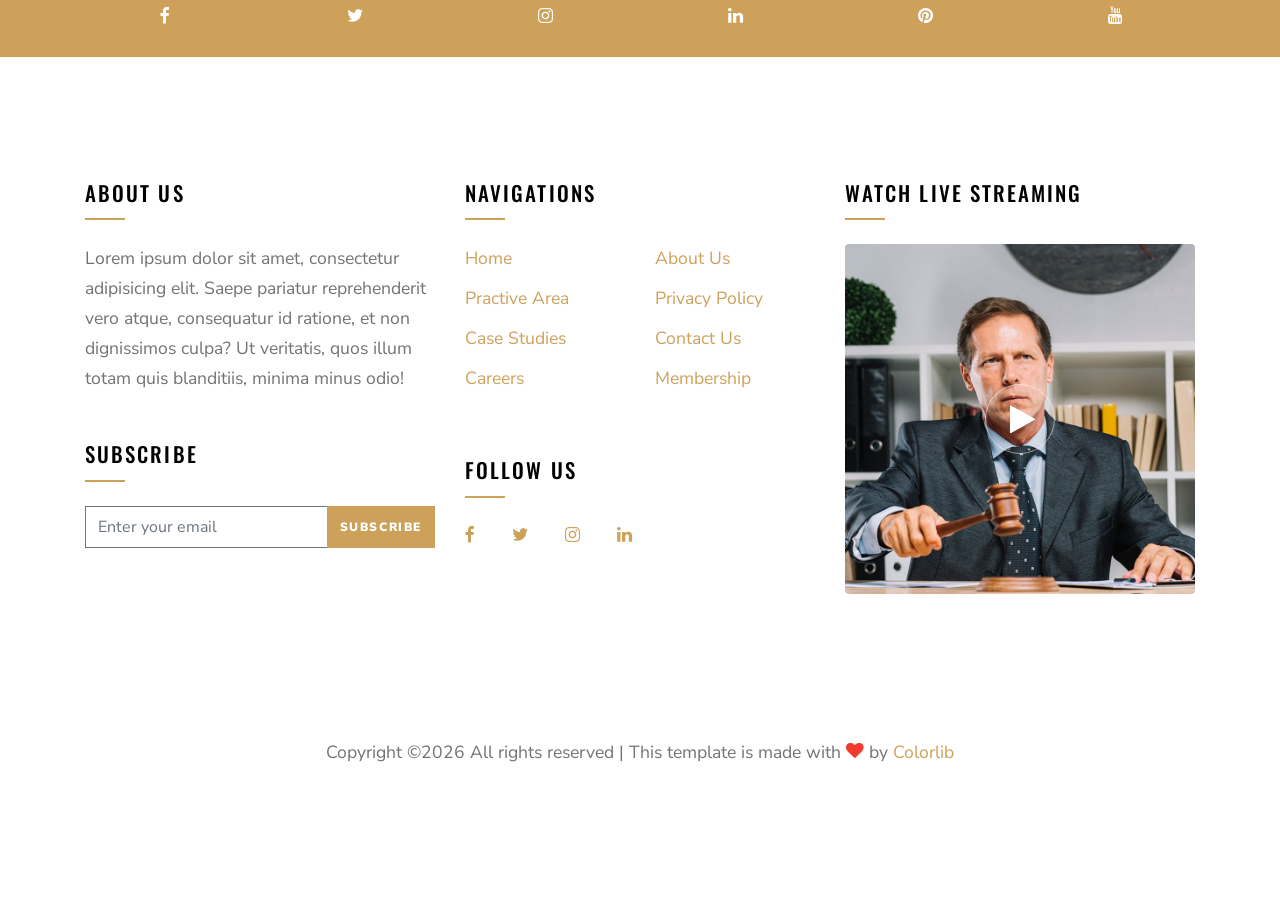
<file: practice-single.html>
<!DOCTYPE html>
<html lang="en">
  <head>
    <title>Judicial &mdash; Colorlib Website Template</title>
    <meta charset="utf-8">
    <meta name="viewport" content="width=device-width, initial-scale=1, shrink-to-fit=no">

    <link rel="stylesheet" href="https://fonts.googleapis.com/css?family=Nunito+Sans:200,300,400,700,900|Oswald:400,700"> 
    <link rel="stylesheet" href="fonts/icomoon/style.css">

    <link rel="stylesheet" href="css/bootstrap.min.css">
    <link rel="stylesheet" href="css/magnific-popup.css">
    <link rel="stylesheet" href="css/jquery-ui.css">
    <link rel="stylesheet" href="css/owl.carousel.min.css">
    <link rel="stylesheet" href="css/owl.theme.default.min.css">
    <link rel="stylesheet" href="css/bootstrap-datepicker.css">
    <link rel="stylesheet" href="css/mediaelementplayer.css">
    <link rel="stylesheet" href="css/animate.css">
    <link rel="stylesheet" href="fonts/flaticon/font/flaticon.css">
    <link rel="stylesheet" href="css/fl-bigmug-line.css">
    
  
    <link rel="stylesheet" href="css/aos.css">

    <link rel="stylesheet" href="css/style.css">
    
  </head>
  <body>
  
    
  
  <div class="site-wrap">

    <div class="site-navbar mt-4">
        <div class="container py-1">
          <div class="row align-items-center">
            <div class="col-8 col-md-8 col-lg-4">
              <h1 class="mb-0"><a href="index.html" class="text-white h2 mb-0"><strong class="text-uppercase">Judicial<span class="text-primary">.</span></strong></a></h1>
            </div>
            <div class="col-4 col-md-4 col-lg-8">
              <nav class="site-navigation text-right text-md-right" role="navigation">

                <div class="d-inline-block d-lg-none ml-md-0 mr-auto py-3"><a href="#" class="site-menu-toggle js-menu-toggle text-white"><span class="icon-menu h3"></span></a></div>

                <ul class="site-menu js-clone-nav d-none d-lg-block">
                  <li>
                    <a href="index.html">Home</a>
                  </li>
                  <li><a href="about.html">About</a></li>
                  <li class="active"><a href="practice.html">Practie Area</a></li>
                  <li><a href="case-studies.html">Case Studies</a></li>
                  <li><a href="contact.html">Contact</a></li>
                </ul>
              </nav>
            </div>
           

          </div>
        </div>
      </div>
    </div>

    <div class="site-mobile-menu">
      <div class="site-mobile-menu-header">
        <div class="site-mobile-menu-close mt-3">
          <span class="icon-close2 js-menu-toggle"></span>
        </div>
      </div>
      <div class="site-mobile-menu-body"></div>
    </div> <!-- .site-mobile-menu -->
    
    <div class="site-blocks-cover inner-page-cover overlay" style="background-image: url('images/hero_3.jpg');" data-aos="fade" data-stellar-background-ratio="0.5" data-aos="fade">
      <div class="container">
        <div class="row align-items-center justify-content-center">
          <div class="col-md-8 text-center" data-aos="fade-up" data-aos-delay="400">
            <span class="caption text-uppercase text-white">Practice Area</span>
            <h1 class="mb-4">Business Law</h1>
          </div>
        </div>
      </div>
    </div>
    

    <div class="site-section">
      <div class="container">
        <div class="row">
          <div class="col-lg-6">
            <img src="images/img_1.jpg" alt="Image" class="img-fluid">
          </div>
          <div class="col-lg-6 pl-lg-5">
            <h2 class="mb-4">Business Law</h2>
            <p>Lorem ipsum dolor sit amet, consectetur adipisicing elit. Nesciunt debitis magni nobis ad blanditiis, tempore rem quia error hic quasi corporis similique perferendis, dolorum optio amet distinctio quam esse ipsam!</p>
            <p>Eum illum fugit magni voluptatem, veniam hic ratione impedit atque. Soluta laborum incidunt aut. Expedita libero ex, possimus inventore qui doloremque cumque. Qui saepe voluptate, quos molestiae minima in delectus?</p>
            <p>Dolores recusandae hic fugiat quam, amet sapiente voluptatibus saepe nihil deserunt! Repellat sapiente laboriosam eligendi eaque odit dignissimos reprehenderit corrupti ex saepe cum, tempora quas, ut ad nisi, amet repudiandae!</p>
          </div>
        </div>
      </div>
    </div>
    
    
    <div class="site-section pb-0">
      <div class="container">
        <div class="row justify-content-center mb-5">
          <div class="col-lg-6 section-title text-center">
            <h2>More Practive Area</h2>
            <p>Lorem ipsum dolor sit amet, consectetur adipisicing elit. Sint dolor soluta quo quaerat saepe cupiditate ipsum earum est ipsa quos.</p>
          </div>
        </div>
      </div>
    </div>
    <div class="section-2">
      <div class="container">
        
        <div class="row no-gutters align-items-stretch align-items-center">
          <div class="col-lg-4">
            <div class="service-1 first h-100" style="background-image: url('images/img_1.jpg')">
              <div class="service-1-contents">
                <span class="wrap-icon">
                  <span class="flaticon-balance"></span>
                </span>
                <h2>Business Law</h2>
                <p>Lorem ipsum dolor sit amet, consectetur adipisicing elit. Exercitationem vel odit tempora itaque, repellendus distinctio harum totam. Rerum.</p>
              </div>
            </div>
          </div>
          <div class="col-lg-4">
            <div class="service-1 h-100" style="background-image: url('images/img_2.jpg')">
              <div class="service-1-contents">
                <span class="wrap-icon">
                  <span class="flaticon-law"></span>
                </span>
                <h2>Criminal Law</h2>
                <p>Lorem ipsum dolor sit amet, consectetur adipisicing elit. Exercitationem vel odit tempora itaque, repellendus distinctio harum totam. Rerum.</p>
              </div>
            </div>
          </div>
          <div class="col-lg-4">
            <div class="service-1 h-100" style="background-image: url('images/img_3.jpg')">
              <div class="service-1-contents">
                <span class="wrap-icon">
                  <span class="flaticon-courthouse"></span>
                </span>
                <h2>Tax Law</h2>
                <p>Lorem ipsum dolor sit amet, consectetur adipisicing elit. Exercitationem vel odit tempora itaque, repellendus distinctio harum totam. Rerum.</p>
              </div>
            </div>
          </div>

          <div class="col-lg-4">
            <div class="service-1 first h-100" style="background-image: url('images/img_1.jpg')">
              <div class="service-1-contents">
                <span class="wrap-icon">
                  <span class="flaticon-balance"></span>
                </span>
                <h2>Business Law</h2>
                <p>Lorem ipsum dolor sit amet, consectetur adipisicing elit. Exercitationem vel odit tempora itaque, repellendus distinctio harum totam. Rerum.</p>
              </div>
            </div>
          </div>
          <div class="col-lg-4">
            <div class="service-1 h-100" style="background-image: url('images/img_2.jpg')">
              <div class="service-1-contents">
                <span class="wrap-icon">
                  <span class="flaticon-law"></span>
                </span>
                <h2>Criminal Law</h2>
                <p>Lorem ipsum dolor sit amet, consectetur adipisicing elit. Exercitationem vel odit tempora itaque, repellendus distinctio harum totam. Rerum.</p>
              </div>
            </div>
          </div>
          <div class="col-lg-4">
            <div class="service-1 h-100" style="background-image: url('images/img_3.jpg')">
              <div class="service-1-contents">
                <span class="wrap-icon">
                  <span class="flaticon-courthouse"></span>
                </span>
                <h2>Tax Law</h2>
                <p>Lorem ipsum dolor sit amet, consectetur adipisicing elit. Exercitationem vel odit tempora itaque, repellendus distinctio harum totam. Rerum.</p>
              </div>
            </div>
          </div>

        </div>
      </div>
    </div>
    
    

    


   

    <div class="site-section section-6">
      <div class="container">
        <div class="row">
          <div class="col-lg-5 mr-auto">
            <h2 class="mb-5">Happy <span class="text-primary">Clients Says</span></h2>
            <div class="owl-carousel nonloop-block-4 testimonial-slider">
              <div class="testimony-1">
                <div class="d-flex align-items-center mb-4">
                  <img src="images/img_sq.jpg" alt="Image" class="vcard mr-4">
                  <div>
                    <h3>John Doe</h3>
                    <p>Business Man</p>
                  </div>
                </div>
                <blockquote>
                  <p>Lorem ipsum dolor sit amet, consectetur adipisicing elit. Voluptas cumque asperiores mollitia. Aperiam vel excepturi perspiciatis debitis error magnam odit alias mollitia est totam tempora ullam magni, officia, hic at!</p>
                </blockquote>
              </div>

              <div class="testimony-1">
                <div class="d-flex align-items-center mb-4">
                  <img src="images/img_sq.jpg" alt="Image" class="vcard mr-4">
                  <div>
                    <h3>John Doe</h3>
                    <p>Business Man</p>
                  </div>
                </div>
                <blockquote>
                  <p>Lorem ipsum dolor sit amet, consectetur adipisicing elit. Voluptas cumque asperiores mollitia. Aperiam vel excepturi perspiciatis debitis error magnam odit alias mollitia est totam tempora ullam magni, officia, hic at!</p>
                </blockquote>
              </div>


              <div class="testimony-1">
                <div class="d-flex align-items-center mb-4">
                  <img src="images/img_sq.jpg" alt="Image" class="vcard mr-4">
                  <div>
                    <h3>John Doe</h3>
                    <p>Business Man</p>
                  </div>
                </div>
                <blockquote>
                  <p>Lorem ipsum dolor sit amet, consectetur adipisicing elit. Voluptas cumque asperiores mollitia. Aperiam vel excepturi perspiciatis debitis error magnam odit alias mollitia est totam tempora ullam magni, officia, hic at!</p>
                </blockquote>
              </div>
            </div>
          </div>
          <div class="col-lg-6">
            
            <h2 class="mb-5">Frequently <span class="text-primary">Ask Questions</span></h2>

            <div class="border p-3 rounded mb-2">
              <a data-toggle="collapse" href="#collapse-1" role="button" aria-expanded="true" aria-controls="collapse-1" class="accordion-item h5 d-block mb-0">Law assistance to my business</a>

              <div class="collapse show" id="collapse-1">
                <div class="pt-2">
                  <p class="mb-0">Lorem ipsum dolor sit amet, consectetur adipisicing elit. Corrupti esse voluptates deleniti, ratione, suscipit quam cumque beatae, enim mollitia voluptatum velit excepturi possimus odio dolore molestiae officiis aspernatur provident praesentium.</p>
                </div>
              </div>
            </div>

            <div class="border p-3 rounded mb-2">
              <a data-toggle="collapse" href="#collapse-4" role="button" aria-expanded="false" aria-controls="collapse-4" class="accordion-item h5 d-block mb-0">The newest part of my legislation</a>

              <div class="collapse" id="collapse-4">
                <div class="pt-2">
                  <p class="mb-0">Lorem ipsum dolor sit amet, consectetur adipisicing elit. Corrupti esse voluptates deleniti, ratione, suscipit quam cumque beatae, enim mollitia voluptatum velit excepturi possimus odio dolore molestiae officiis aspernatur provident praesentium.</p>
                </div>
              </div>
            </div>

            <div class="border p-3 rounded mb-2">
              <a data-toggle="collapse" href="#collapse-2" role="button" aria-expanded="false" aria-controls="collapse-2" class="accordion-item h5 d-block mb-0">Are you an internationla law?</a>

              <div class="collapse" id="collapse-2">
                <div class="pt-2">
                  <p class="mb-0">Lorem ipsum dolor sit amet, consectetur adipisicing elit. Corrupti esse voluptates deleniti, ratione, suscipit quam cumque beatae, enim mollitia voluptatum velit excepturi possimus odio dolore molestiae officiis aspernatur provident praesentium.</p>
                </div>
              </div>
            </div>

            <div class="border p-3 rounded mb-2">
              <a data-toggle="collapse" href="#collapse-3" role="button" aria-expanded="false" aria-controls="collapse-3" class="accordion-item h5 d-block mb-0">How the system works?</a>

              <div class="collapse" id="collapse-3">
                <div class="pt-2">
                  <p class="mb-0">Lorem ipsum dolor sit amet, consectetur adipisicing elit. Corrupti esse voluptates deleniti, ratione, suscipit quam cumque beatae, enim mollitia voluptatum velit excepturi possimus odio dolore molestiae officiis aspernatur provident praesentium.</p>
                </div>
              </div>
            </div>
          </div>
          
        </div>
      </div>
    </div>





    

    <div class="bg-primary" data-aos="fade">
      <div class="container">
        <div class="row">
          <a href="#" class="col-2 text-center py-4 social-icon d-block"><span class="icon-facebook text-white"></span></a>
          <a href="#" class="col-2 text-center py-4 social-icon d-block"><span class="icon-twitter text-white"></span></a>
          <a href="#" class="col-2 text-center py-4 social-icon d-block"><span class="icon-instagram text-white"></span></a>
          <a href="#" class="col-2 text-center py-4 social-icon d-block"><span class="icon-linkedin text-white"></span></a>
          <a href="#" class="col-2 text-center py-4 social-icon d-block"><span class="icon-pinterest text-white"></span></a>
          <a href="#" class="col-2 text-center py-4 social-icon d-block"><span class="icon-youtube text-white"></span></a>
        </div>
      </div>
    </div>

    <footer class="site-footer">
      <div class="container">
        <div class="row">
          <div class="col-lg-4">
            <div class="mb-5">
              <h3 class="footer-heading mb-4">About Us</h3>
              <p>Lorem ipsum dolor sit amet, consectetur adipisicing elit. Saepe pariatur reprehenderit vero atque, consequatur id ratione, et non dignissimos culpa? Ut veritatis, quos illum totam quis blanditiis, minima minus odio!</p>
            </div>
            <div class="mb-5">
              <h3 class="footer-heading mb-4">Subscribe</h3>
              <form action="#" method="post" class="site-block-subscribe">
                <div class="input-group mb-3">
                  <input type="text" class="form-control border-secondary bg-transparent" placeholder="Enter your email"
                    aria-label="Enter Email" aria-describedby="button-addon2">
                  <div class="input-group-append">
                    <button class="btn btn-primary rounded-top-right-0" type="button" id="button-addon2">Subscribe</button>
                  </div>
                </div>
              </form>
            </div>
          </div>
          <div class="col-lg-4 mb-5 mb-lg-0">
            <div class="row mb-5">
              <div class="col-md-12">
                <h3 class="footer-heading mb-4">Navigations</h3>
              </div>
              <div class="col-md-6 col-lg-6">
                <ul class="list-unstyled">
                  <li><a href="#">Home</a></li>
                  <li><a href="#">Practive Area</a></li>
                  <li><a href="#">Case Studies</a></li>
                  <li><a href="#">Careers</a></li>
                </ul>
              </div>
              <div class="col-md-6 col-lg-6">
                <ul class="list-unstyled">
                  <li><a href="#">About Us</a></li>
                  <li><a href="#">Privacy Policy</a></li>
                  <li><a href="#">Contact Us</a></li>
                  <li><a href="#">Membership</a></li>
                </ul>
              </div>
            </div>

            <div class="row">
              <div class="col-md-12">
                <h3 class="footer-heading mb-4">Follow Us</h3>

                <div>
                  <a href="#" class="pl-0 pr-3"><span class="icon-facebook"></span></a>
                  <a href="#" class="pl-3 pr-3"><span class="icon-twitter"></span></a>
                  <a href="#" class="pl-3 pr-3"><span class="icon-instagram"></span></a>
                  <a href="#" class="pl-3 pr-3"><span class="icon-linkedin"></span></a>
                </div>
              </div>
            </div>

          </div>

          <div class="col-lg-4 mb-5 mb-lg-0">
            <div class="mb-5">
              <h3 class="footer-heading mb-4">Watch Live Streaming</h3>

              <div class="block-16">
                <figure>
                  <img src="images/img_sq.jpg" alt="Image placeholder" class="img-fluid rounded">
                  <a href="https://vimeo.com/channels/staffpicks/93951774" class="play-button popup-vimeo"><span class="icon-play"></span></a>
                </figure>
              </div>

            </div>

            

          </div>
          
        </div>
        <div class="row pt-5 mt-5 text-center">
          <div class="col-md-12">
            <p>
            <!-- Link back to Colorlib can't be removed. Template is licensed under CC BY 3.0. -->
            Copyright &copy;<script>document.write(new Date().getFullYear());</script> All rights reserved | This template is made with <i class="icon-heart text-danger" aria-hidden="true"></i> by <a href="https://colorlib.com" target="_blank" >Colorlib</a>
            <!-- Link back to Colorlib can't be removed. Template is licensed under CC BY 3.0. -->
            </p>
          </div>
          
        </div>
      </div>
    </footer>

  </div>

  <script src="js/jquery-3.3.1.min.js"></script>
  <script src="js/jquery-migrate-3.0.1.min.js"></script>
  <script src="js/jquery-ui.js"></script>
  <script src="js/popper.min.js"></script>
  <script src="js/bootstrap.min.js"></script>
  <script src="js/owl.carousel.min.js"></script>
  <script src="js/mediaelement-and-player.min.js"></script>
  <script src="js/jquery.stellar.min.js"></script>
  <script src="js/jquery.countdown.min.js"></script>
  <script src="js/jquery.magnific-popup.min.js"></script>
  <script src="js/bootstrap-datepicker.min.js"></script>
  <script src="js/aos.js"></script>
  <!-- <script src="js/circleaudioplayer.js"></script> -->

  <script src="js/main.js"></script>
    
  </body>
</html>
</file>
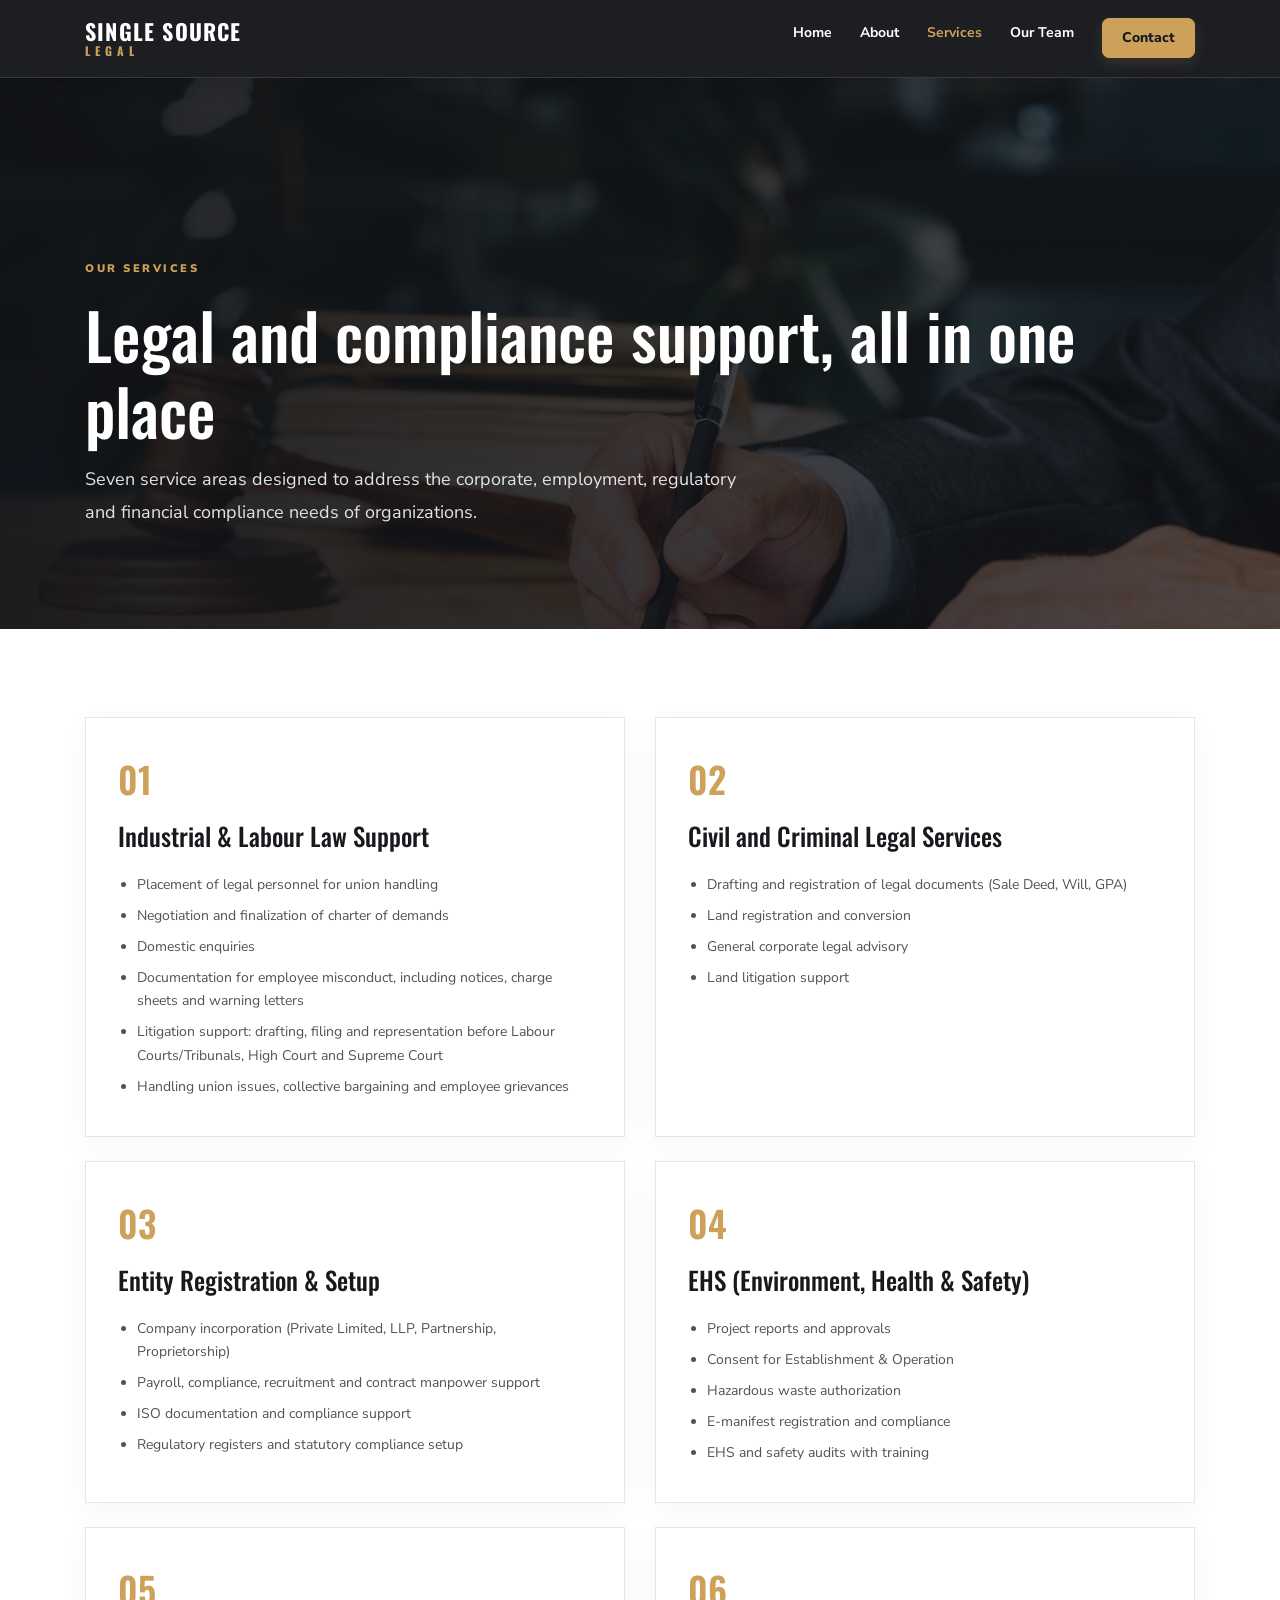
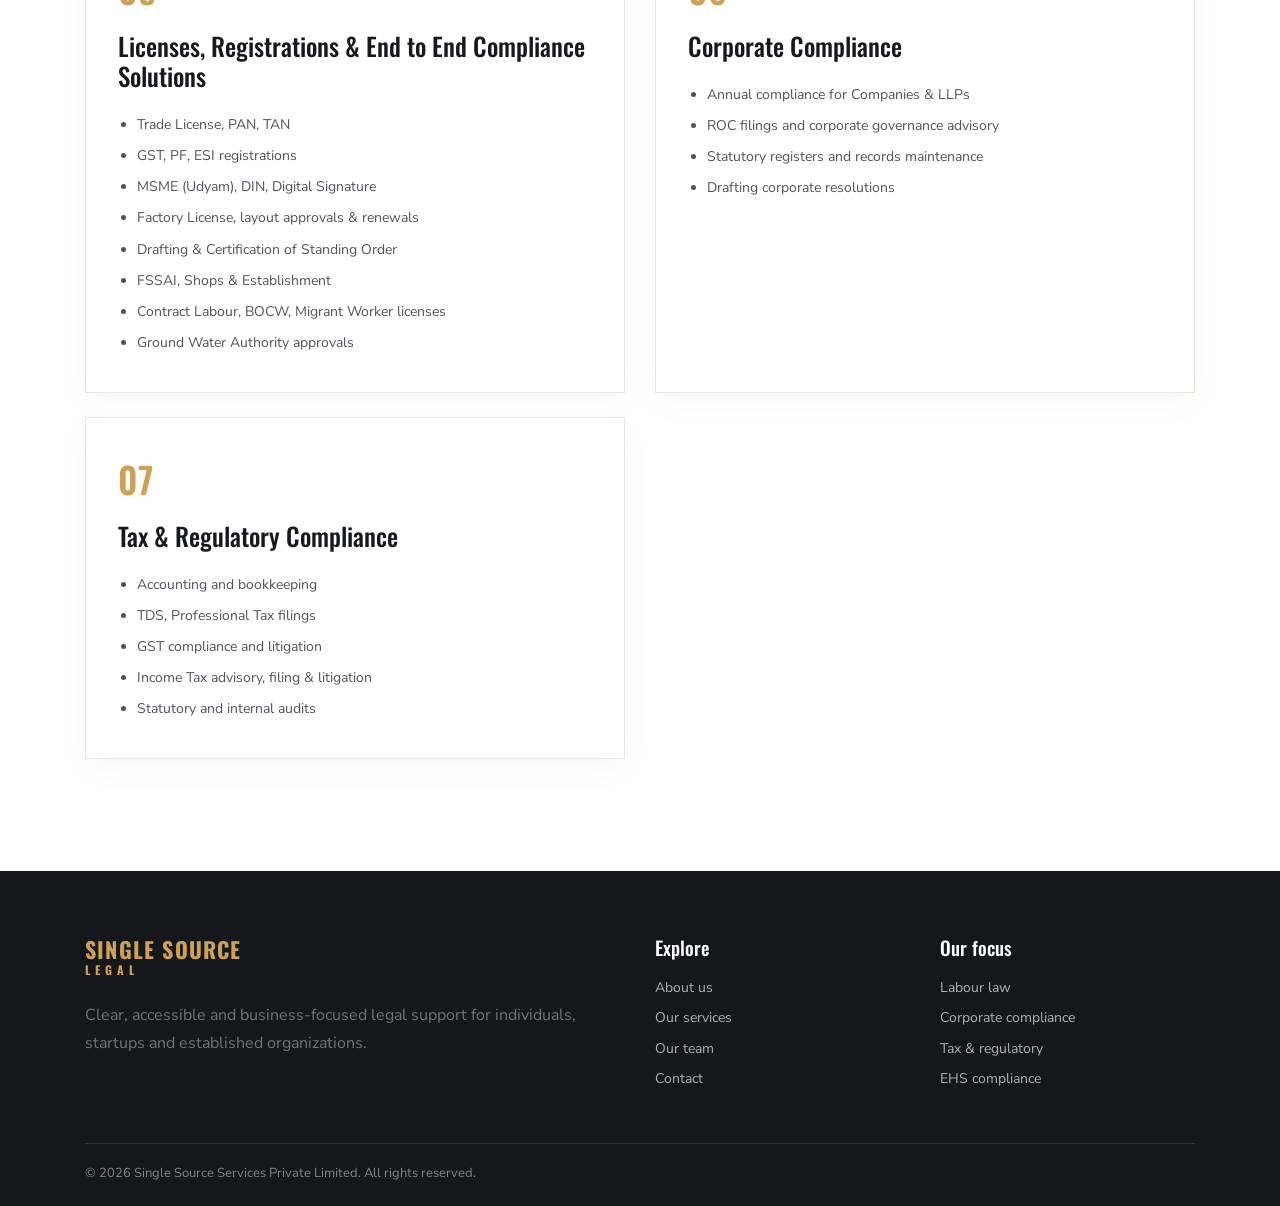
<file: services.html>
<!DOCTYPE html><html lang="en"><head><meta charset="utf-8"><meta name="viewport" content="width=device-width, initial-scale=1"><meta name="description" content="Single Source Legal Services provides business-focused legal, labour, corporate compliance and regulatory support."><title>Our Services | Single Source Legal Services</title><link rel="preconnect" href="https://fonts.googleapis.com"><link href="https://fonts.googleapis.com/css?family=Nunito+Sans:300,400,600,700,800,900|Oswald:400,500,600,700" rel="stylesheet"><link rel="stylesheet" href="css/bootstrap.min.css"><link rel="stylesheet" href="fonts/icomoon/style.css"><link rel="stylesheet" href="css/style.css"><link rel="stylesheet" href="css/custom.css"></head><body><header class="site-header"><div class="container nav-wrap"><a class="brand" href="index.html">SINGLE SOURCE<span>LEGAL</span></a><button class="nav-toggle" aria-label="Toggle navigation" aria-expanded="false"><span></span><span></span><span></span></button><nav class="main-nav"><ul><li class=""><a href="index.html">Home</a></li><li class=""><a href="about.html">About</a></li><li class="active"><a href="services.html">Services</a></li><li class=""><a href="team.html">Our Team</a></li><li class=""><a href="contact.html">Contact</a></li></ul></nav></div></header><main><section class="page-hero"><div class="container"><span class="eyebrow">OUR SERVICES</span><h1>Legal and compliance support, all in one place</h1><p>Seven service areas designed to address the corporate, employment, regulatory and financial compliance needs of organizations.</p></div></section><section class="section-pad"><div class="container"><div class="row"><div class="col-lg-6 col-md-6 mb-4"><article class="service-card h-100"><div class="service-number">01</div><h3>Industrial & Labour Law Support</h3><ul><li>Placement of legal personnel for union handling</li><li>Negotiation and finalization of charter of demands</li><li>Domestic enquiries</li><li>Documentation for employee misconduct, including notices, charge sheets and warning letters</li><li>Litigation support: drafting, filing and representation before Labour Courts/Tribunals, High Court and Supreme Court</li><li>Handling union issues, collective bargaining and employee grievances</li></ul></article></div><div class="col-lg-6 col-md-6 mb-4"><article class="service-card h-100"><div class="service-number">02</div><h3>Civil and Criminal Legal Services</h3><ul><li>Drafting and registration of legal documents (Sale Deed, Will, GPA)</li><li>Land registration and conversion</li><li>General corporate legal advisory</li><li>Land litigation support</li></ul></article></div><div class="col-lg-6 col-md-6 mb-4"><article class="service-card h-100"><div class="service-number">03</div><h3>Entity Registration & Setup</h3><ul><li>Company incorporation (Private Limited, LLP, Partnership, Proprietorship)</li><li>Payroll, compliance, recruitment and contract manpower support</li><li>ISO documentation and compliance support</li><li>Regulatory registers and statutory compliance setup</li></ul></article></div><div class="col-lg-6 col-md-6 mb-4"><article class="service-card h-100"><div class="service-number">04</div><h3>EHS (Environment, Health & Safety)</h3><ul><li>Project reports and approvals</li><li>Consent for Establishment & Operation</li><li>Hazardous waste authorization</li><li>E-manifest registration and compliance</li><li>EHS and safety audits with training</li></ul></article></div><div class="col-lg-6 col-md-6 mb-4"><article class="service-card h-100"><div class="service-number">05</div><h3>Licenses, Registrations & End to End Compliance Solutions</h3><ul><li>Trade License, PAN, TAN</li><li>GST, PF, ESI registrations</li><li>MSME (Udyam), DIN, Digital Signature</li><li>Factory License, layout approvals & renewals</li><li>Drafting & Certification of Standing Order</li><li>FSSAI, Shops & Establishment</li><li>Contract Labour, BOCW, Migrant Worker licenses</li><li>Ground Water Authority approvals</li></ul></article></div><div class="col-lg-6 col-md-6 mb-4"><article class="service-card h-100"><div class="service-number">06</div><h3>Corporate Compliance</h3><ul><li>Annual compliance for Companies & LLPs</li><li>ROC filings and corporate governance advisory</li><li>Statutory registers and records maintenance</li><li>Drafting corporate resolutions</li></ul></article></div><div class="col-lg-6 col-md-6 mb-4"><article class="service-card h-100"><div class="service-number">07</div><h3>Tax & Regulatory Compliance</h3><ul><li>Accounting and bookkeeping</li><li>TDS, Professional Tax filings</li><li>GST compliance and litigation</li><li>Income Tax advisory, filing & litigation</li><li>Statutory and internal audits</li></ul></article></div></div></div></section></main><footer class="site-footer"><div class="container"><div class="row"><div class="col-lg-6 mb-4"><a class="brand footer-brand" href="index.html">SINGLE SOURCE<span>LEGAL</span></a><p class="mt-3">Clear, accessible and business-focused legal support for individuals, startups and established organizations.</p></div><div class="col-lg-3 col-6"><h4>Explore</h4><a href="about.html">About us</a><a href="services.html">Our services</a><a href="team.html">Our team</a><a href="contact.html">Contact</a></div><div class="col-lg-3 col-6"><h4>Our focus</h4><a href="services.html">Labour law</a><a href="services.html">Corporate compliance</a><a href="services.html">Tax & regulatory</a><a href="services.html">EHS compliance</a></div></div><div class="copyright">© <span id="year"></span> Single Source Services Private Limited. All rights reserved.</div></div></footer><script src="js/jquery-3.3.1.min.js"></script><script src="js/bootstrap.min.js"></script><script src="js/custom.js"></script></body></html>
</file>
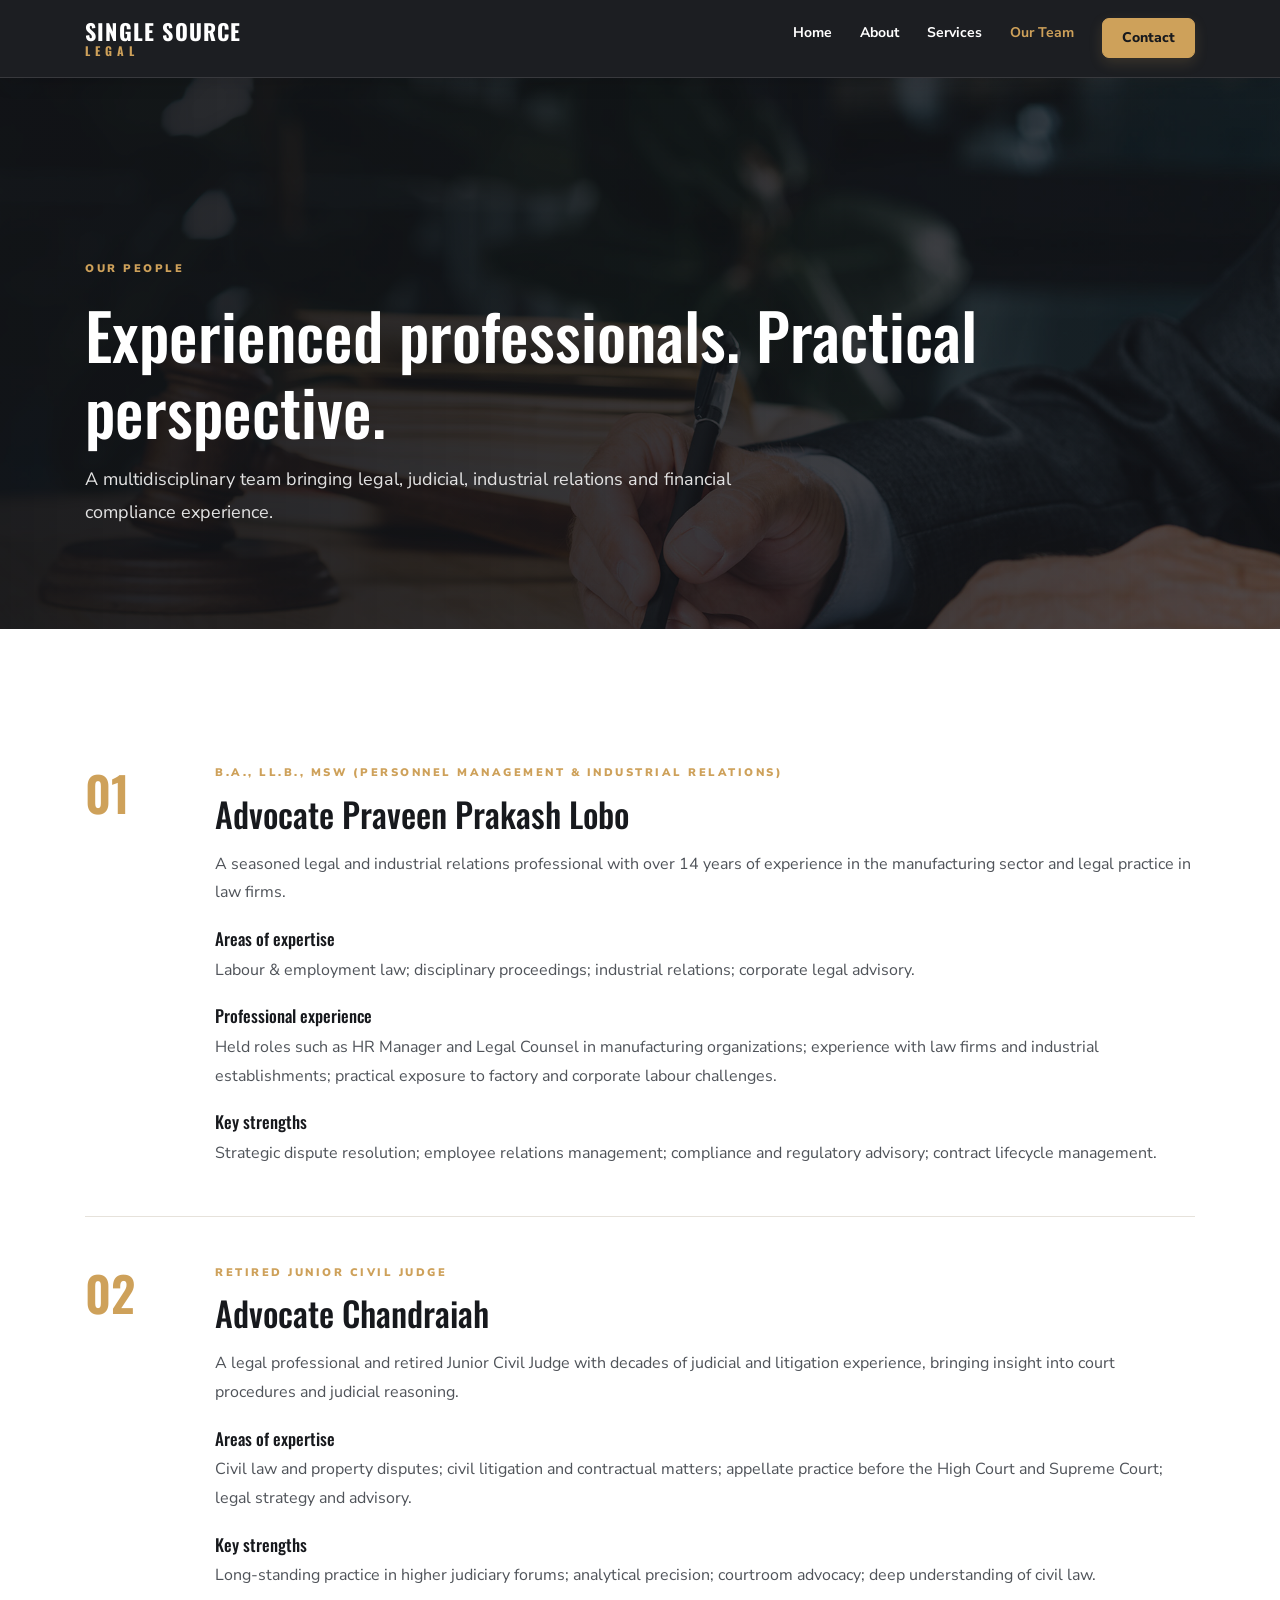
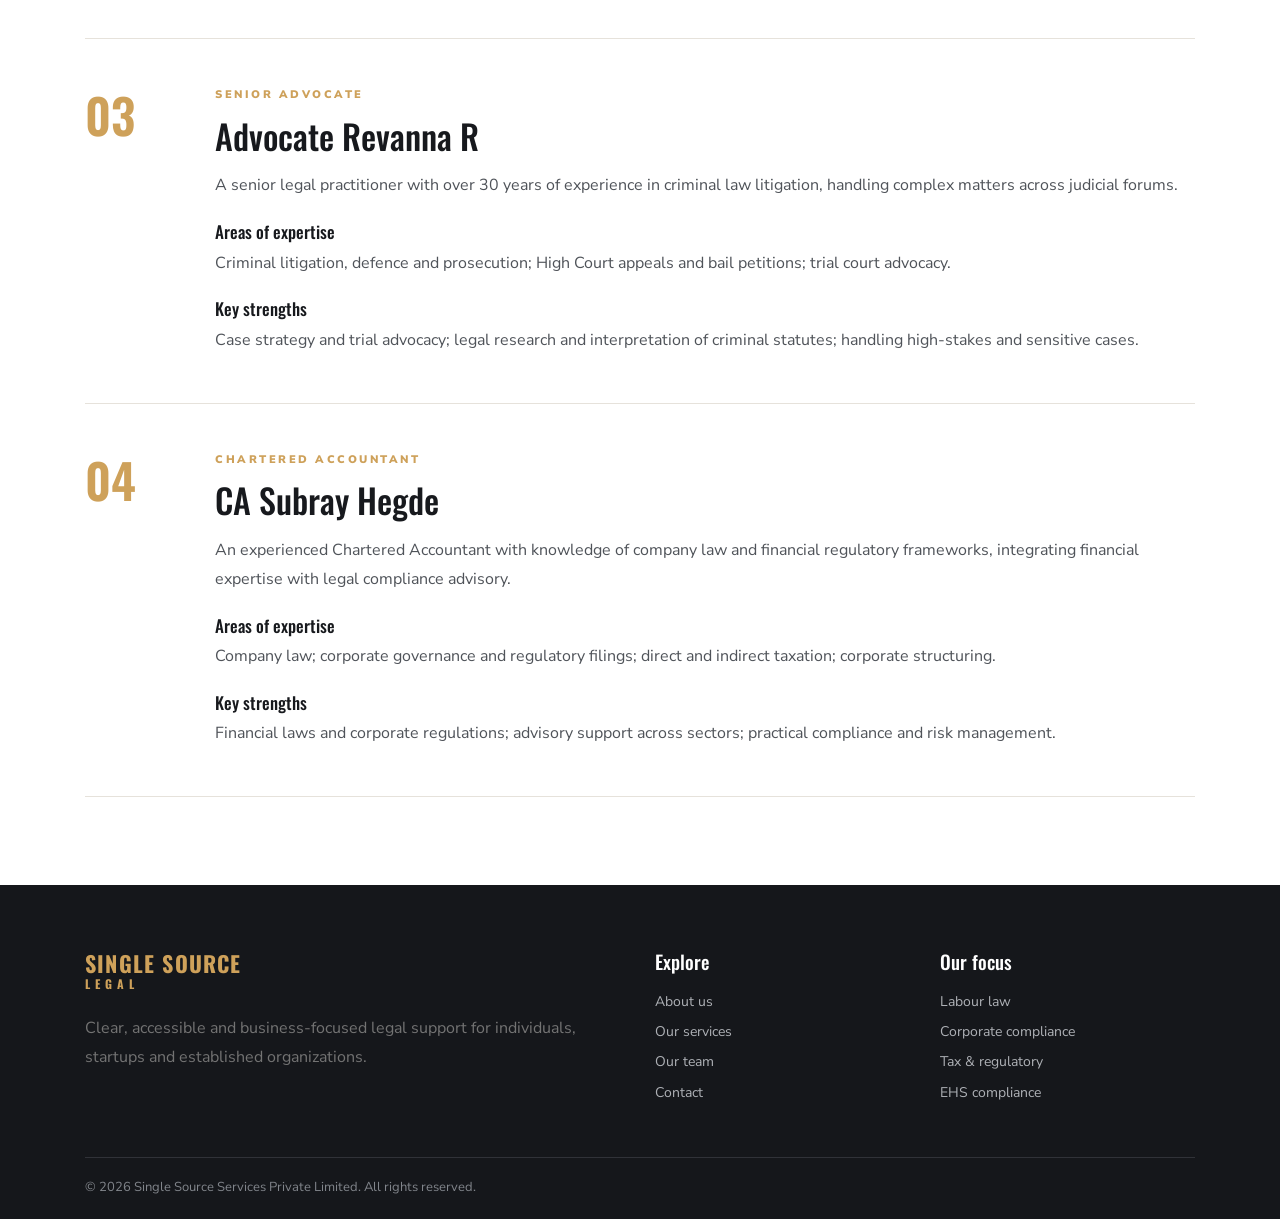
<file: team.html>
<!DOCTYPE html><html lang="en"><head><meta charset="utf-8"><meta name="viewport" content="width=device-width, initial-scale=1"><meta name="description" content="Single Source Legal Services provides business-focused legal, labour, corporate compliance and regulatory support."><title>Our Team | Single Source Legal Services</title><link rel="preconnect" href="https://fonts.googleapis.com"><link href="https://fonts.googleapis.com/css?family=Nunito+Sans:300,400,600,700,800,900|Oswald:400,500,600,700" rel="stylesheet"><link rel="stylesheet" href="css/bootstrap.min.css"><link rel="stylesheet" href="fonts/icomoon/style.css"><link rel="stylesheet" href="css/style.css"><link rel="stylesheet" href="css/custom.css"></head><body><header class="site-header"><div class="container nav-wrap"><a class="brand" href="index.html">SINGLE SOURCE<span>LEGAL</span></a><button class="nav-toggle" aria-label="Toggle navigation" aria-expanded="false"><span></span><span></span><span></span></button><nav class="main-nav"><ul><li class=""><a href="index.html">Home</a></li><li class=""><a href="about.html">About</a></li><li class=""><a href="services.html">Services</a></li><li class="active"><a href="team.html">Our Team</a></li><li class=""><a href="contact.html">Contact</a></li></ul></nav></div></header><main><section class="page-hero"><div class="container"><span class="eyebrow">OUR PEOPLE</span><h1>Experienced professionals. Practical perspective.</h1><p>A multidisciplinary team bringing legal, judicial, industrial relations and financial compliance experience.</p></div></section><section class="section-pad"><div class="container"><div class="team-card"><div class="team-index">01</div><div><span class="eyebrow">B.A., LL.B., MSW (Personnel Management & Industrial Relations)</span><h2>Advocate Praveen Prakash Lobo</h2><p>A seasoned legal and industrial relations professional with over 14 years of experience in the manufacturing sector and legal practice in law firms.</p><h4>Areas of expertise</h4><p>Labour & employment law; disciplinary proceedings; industrial relations; corporate legal advisory.</p><h4>Professional experience</h4><p>Held roles such as HR Manager and Legal Counsel in manufacturing organizations; experience with law firms and industrial establishments; practical exposure to factory and corporate labour challenges.</p><h4>Key strengths</h4><p>Strategic dispute resolution; employee relations management; compliance and regulatory advisory; contract lifecycle management.</p></div></div><div class="team-card"><div class="team-index">02</div><div><span class="eyebrow">Retired Junior Civil Judge</span><h2>Advocate Chandraiah</h2><p>A legal professional and retired Junior Civil Judge with decades of judicial and litigation experience, bringing insight into court procedures and judicial reasoning.</p><h4>Areas of expertise</h4><p>Civil law and property disputes; civil litigation and contractual matters; appellate practice before the High Court and Supreme Court; legal strategy and advisory.</p><h4>Key strengths</h4><p>Long-standing practice in higher judiciary forums; analytical precision; courtroom advocacy; deep understanding of civil law.</p></div></div><div class="team-card"><div class="team-index">03</div><div><span class="eyebrow">Senior Advocate</span><h2>Advocate Revanna R</h2><p>A senior legal practitioner with over 30 years of experience in criminal law litigation, handling complex matters across judicial forums.</p><h4>Areas of expertise</h4><p>Criminal litigation, defence and prosecution; High Court appeals and bail petitions; trial court advocacy.</p><h4>Key strengths</h4><p>Case strategy and trial advocacy; legal research and interpretation of criminal statutes; handling high-stakes and sensitive cases.</p></div></div><div class="team-card"><div class="team-index">04</div><div><span class="eyebrow">Chartered Accountant</span><h2>CA Subray Hegde</h2><p>An experienced Chartered Accountant with knowledge of company law and financial regulatory frameworks, integrating financial expertise with legal compliance advisory.</p><h4>Areas of expertise</h4><p>Company law; corporate governance and regulatory filings; direct and indirect taxation; corporate structuring.</p><h4>Key strengths</h4><p>Financial laws and corporate regulations; advisory support across sectors; practical compliance and risk management.</p></div></div></div></section></main><footer class="site-footer"><div class="container"><div class="row"><div class="col-lg-6 mb-4"><a class="brand footer-brand" href="index.html">SINGLE SOURCE<span>LEGAL</span></a><p class="mt-3">Clear, accessible and business-focused legal support for individuals, startups and established organizations.</p></div><div class="col-lg-3 col-6"><h4>Explore</h4><a href="about.html">About us</a><a href="services.html">Our services</a><a href="team.html">Our team</a><a href="contact.html">Contact</a></div><div class="col-lg-3 col-6"><h4>Our focus</h4><a href="services.html">Labour law</a><a href="services.html">Corporate compliance</a><a href="services.html">Tax & regulatory</a><a href="services.html">EHS compliance</a></div></div><div class="copyright">© <span id="year"></span> Single Source Services Private Limited. All rights reserved.</div></div></footer><script src="js/jquery-3.3.1.min.js"></script><script src="js/bootstrap.min.js"></script><script src="js/custom.js"></script></body></html>
</file>
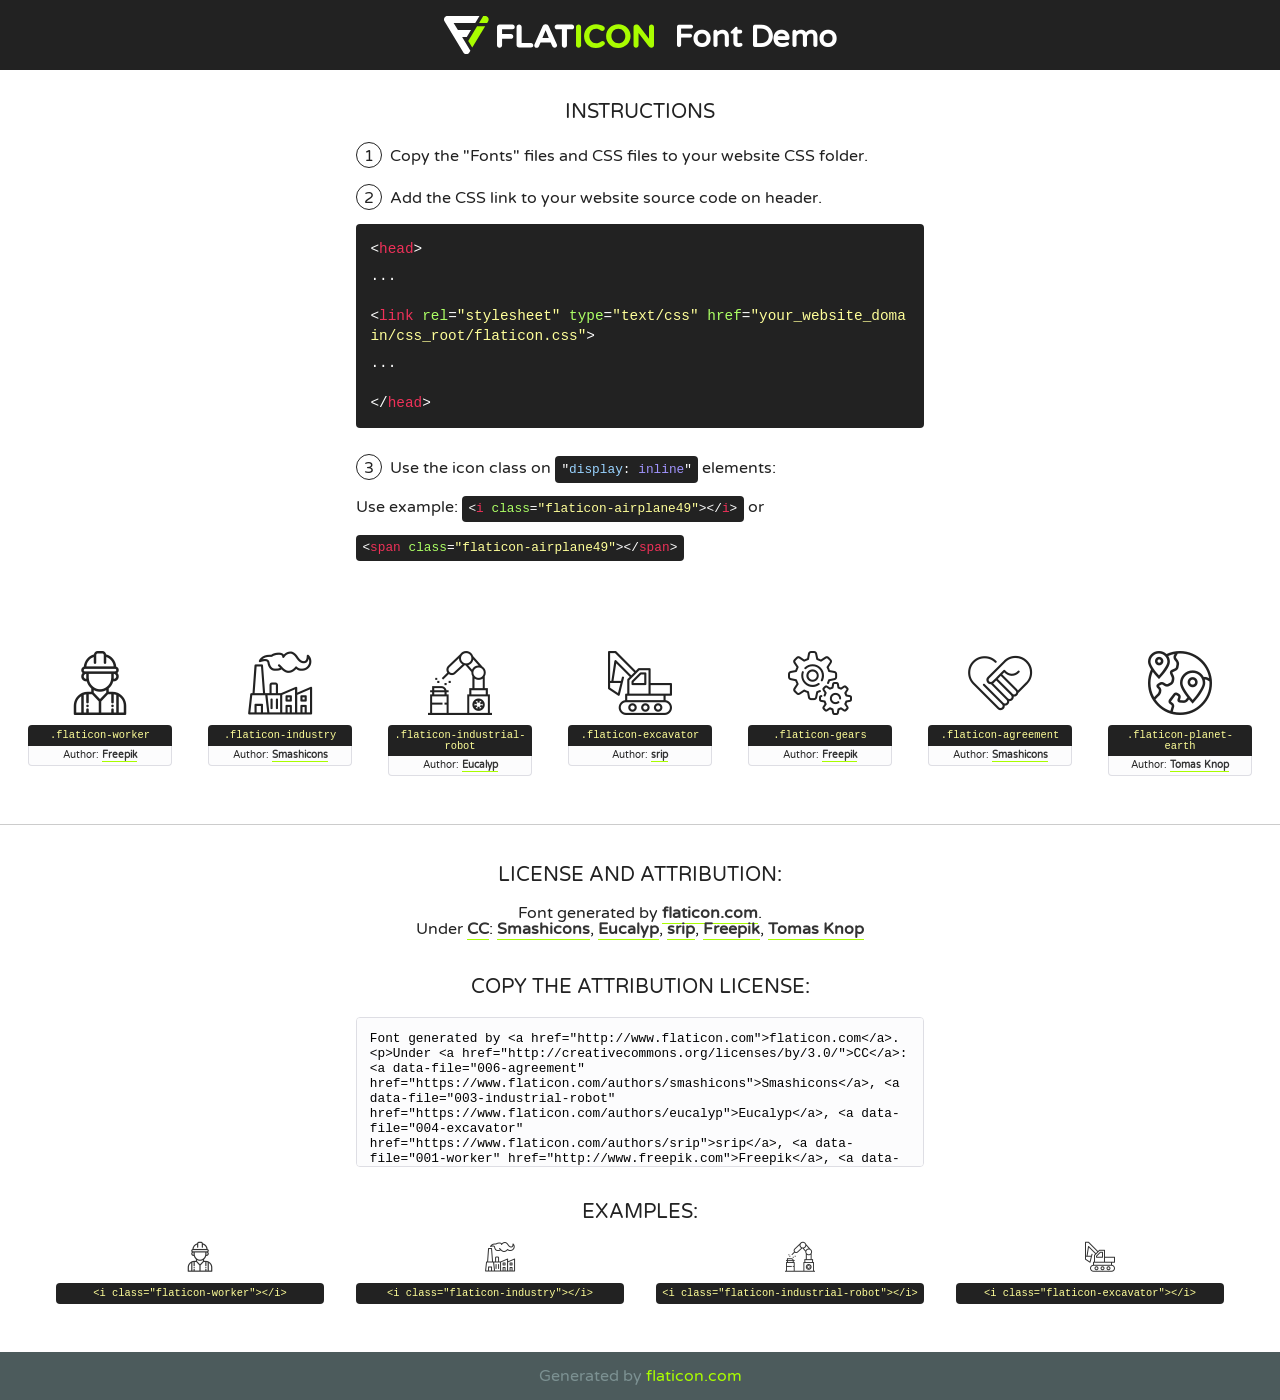
<file: fonts/flaticon-2/font/flaticon.html>
<!DOCTYPE html>
<!--
  Flaticon icon font: Flaticon
  Creation date: 24/09/2018 04:43
-->
<html>
<!DOCTYPE html>
<html>

<head>
    <title>Flaticon WebFont</title>
    <link href="http://fonts.googleapis.com/css?family=Varela+Round" rel="stylesheet" type="text/css" />
    <link rel="stylesheet" type="text/css" href="flaticon.css">
    <meta charset="UTF-8">
    <style>
    html, body, div, span, applet, object, iframe,
    h1, h2, h3, h4, h5, h6, p, blockquote, pre,
    a, abbr, acronym, address, big, cite, code,
    del, dfn, em, img, ins, kbd, q, s, samp,
    small, strike, strong, sub, sup, tt, var,
    b, u, i, center,
    dl, dt, dd, ol, ul, li,
    fieldset, form, label, legend,
    table, caption, tbody, tfoot, thead, tr, th, td,
    article, aside, canvas, details, embed, 
    figure, figcaption, footer, header, hgroup, 
    menu, nav, output, ruby, section, summary,
    time, mark, audio, video {
        margin: 0;
        padding: 0;
        border: 0;
        font-size: 100%;
        font: inherit;
        vertical-align: baseline;
    }
    /* HTML5 display-role reset for older browsers */
    article, aside, details, figcaption, figure, 
    footer, header, hgroup, menu, nav, section {
        display: block;
    }
    body {
        line-height: 1;
    }
    ol, ul {
        list-style: none;
    }
    blockquote, q {
        quotes: none;
    }
    blockquote:before, blockquote:after,
    q:before, q:after {
        content: '';
        content: none;
    }
    table {
        border-collapse: collapse;
        border-spacing: 0;
    }
    body {
        font-family: 'Varela Round', Helvetica, Arial, sans-serif;
        font-size: 16px;
        color: #222;
    }
    a {
        color: #333;
        border-bottom: 1px solid #a9fd00;
        font-weight: bold;
        text-decoration: none;
    }
    * {
        -moz-box-sizing: border-box;
        -webkit-box-sizing: border-box;
        box-sizing: border-box;
        margin: 0;
        padding: 0;
    }
    [class^="flaticon-"]:before, [class*=" flaticon-"]:before, [class^="flaticon-"]:after, [class*=" flaticon-"]:after {
        font-family: Flaticon;
        font-size: 30px;
        font-style: normal;
        margin-left: 20px;
        color: #333;
    }
    .wrapper {
        max-width: 600px;
        margin: auto;
        padding: 0 1em;
    }
    .title {
        font-size: 1.25em;
        text-align: center;
        margin-bottom: 1em;
        text-transform: uppercase;
    }
    header {
        text-align: center;
        background-color: #222;
        color: #fff;
        padding: 1em;
    }
    header .logo {
        width: 210px;
        height: 38px;
        display: inline-block;
        vertical-align: middle;
        margin-right: 1em;
        border: none;
    }
    header strong {
        font-size: 1.95em;
        font-weight: bold;
        vertical-align: middle;
        margin-top: 5px;
        display: inline-block;
    }
    .demo {
        margin: 2em auto;
        line-height: 1.25em;
    }
    .demo ul li {
        margin-bottom: 1em;
    }
    .demo ul li .num {
        color: #222;
        border-radius: 20px;
        display: inline-block;
        width: 26px;
        padding: 3px;
        height: 26px;
        text-align: center;
        margin-right: 0.5em;
        border: 1px solid #222;
    }
    .demo ul li code {
        background-color: #222;
        border-radius: 4px;
        padding: 0.25em 0.5em;
        display: inline-block;
        color: #fff;
        font-family: Consolas,Monaco,Lucida Console,Liberation Mono,DejaVu Sans Mono,Bitstream Vera Sans Mono,Courier New, monospace;
        font-weight: lighter;
        margin-top: 1em;
        font-size: 0.8em;
        word-break: break-all;
    }
    .demo ul li code.big {
        padding: 1em;
        font-size: 0.9em;
    }
    .demo ul li code .red {
        color: #EF3159;
    }
    .demo ul li code .green {
        color: #ACFF65;
    }
    .demo ul li code .yellow {
        color: #FFFF99;
    }
    .demo ul li code .blue {
        color: #99D3FF;
    }
    .demo ul li code .purple {
        color: #A295FF;
    }
    .demo ul li code .dots {
        margin-top: 0.5em;
        display: block;
    }
    #glyphs {
        border-bottom: 1px solid #ccc;
        padding: 2em 0;
        text-align: center;
    }
    .glyph {
        display: inline-block;
        width: 9em;
        margin: 1em;
        text-align: center;
        vertical-align: top;
        background: #FFF;
    }
    .glyph .glyph-icon {
        padding: 10px;
        display: block;
        font-family:"Flaticon";
        font-size: 64px;
        line-height: 1;
    }
    .glyph .glyph-icon:before {
        font-size: 64px;
        color: #222;
        margin-left: 0;
    }
    .class-name {
        font-size: 0.65em;
        background-color: #222;
        color: #fff;
        border-radius: 4px 4px 0 0;
        padding: 0.5em;
        color: #FFFF99;
        font-family: Consolas,Monaco,Lucida Console,Liberation Mono,DejaVu Sans Mono,Bitstream Vera Sans Mono,Courier New, monospace;
    }
    .author-name {
        font-size: 0.6em;
        background-color: #fcfcfd;
        border: 1px solid #DEDEE4;
        border-top: 0;
        border-radius: 0 0 4px 4px;
        padding: 0.5em;
    }
    .class-name:last-child {
        font-size: 10px;
        color:#888;
    }
    .class-name:last-child a {
        font-size: 10px;
        color:#555;
    }
    .class-name:last-child a:hover {
        color:#a9fd00;
    }
    .glyph > input {
        display: block;
        width: 100px;
        margin: 5px auto;
        text-align: center;
        font-size: 12px;
        cursor: text;
    }
    .glyph > input.icon-input {
        font-family:"Flaticon";
        font-size: 16px;
        margin-bottom: 10px;
    }
    .attribution .title {
        margin-top: 2em;
    }
    .attribution textarea {
        background-color: #fcfcfd;
        padding: 1em;
        border: none;
        box-shadow: none;
        border: 1px solid #DEDEE4;
        border-radius: 4px;
        resize: none;
        width: 100%;
        height: 150px;
        font-size: 0.8em;
        font-family: Consolas,Monaco,Lucida Console,Liberation Mono,DejaVu Sans Mono,Bitstream Vera Sans Mono,Courier New, monospace;
        -webkit-appearance: none;
    }
    .iconsuse {
        margin: 2em auto;
        text-align: center;
        max-width: 1200px;
    }
    .iconsuse:after {
        content: '';
        display: table;
        clear: both;
    }
    .iconsuse .image {
        float: left;
        width: 25%;
        padding: 0 1em;
    }
    .iconsuse .image p {
        margin-bottom: 1em;
    }
    .iconsuse .image span {
        display: block;
        font-size: 0.65em;
        background-color: #222;
        color: #fff;
        border-radius: 4px;
        padding: 0.5em;
        color: #FFFF99;
        margin-top: 1em;
        font-family: Consolas,Monaco,Lucida Console,Liberation Mono,DejaVu Sans Mono,Bitstream Vera Sans Mono,Courier New, monospace;
    }
    #footer {
        text-align: center;
        background-color: #4C5B5C;
        color: #7c9192;
        padding: 1em;
    }
    #footer a {
        border: none;
        color: #a9fd00;
        font-weight: normal;
    }
    @media (max-width: 960px) {
        .iconsuse .image {
            width: 50%;
        }
    }
    @media (max-width: 560px) {
        .iconsuse .image {
            width: 100%;
        }
    }
    </style>
</head>

<body class="characters-off">

    <header>
        <a href="http://www.flaticon.com" target="_blank" class="logo">
            <svg version="1.1" xmlns="http://www.w3.org/2000/svg" xmlns:xlink="http://www.w3.org/1999/xlink" xmlns:a="http://ns.adobe.com/AdobeSVGViewerExtensions/3.0/" viewBox="0 0 560.875 102.036" enable-background="new 0 0 560.875 102.036" xml:space="preserve">
                <defs>
                </defs>
                <g>
                    <g class="letters">
                        <path fill="#ffffff" d="M141.596,29.675c0-3.777,2.985-6.767,6.764-6.767h34.438c3.426,0,6.15,2.728,6.15,6.15
                        c0,3.43-2.724,6.149-6.15,6.149h-27.674v13.091h23.719c3.429,0,6.151,2.724,6.151,6.15c0,3.43-2.723,6.149-6.151,6.149h-23.719
                        v17.574c0,3.773-2.986,6.761-6.764,6.761c-3.779,0-6.764-2.989-6.764-6.761V29.675z"></path>
                        <path fill="#ffffff" d="M193.844,29.149c0-3.781,2.985-6.767,6.764-6.767c3.776,0,6.763,2.985,6.763,6.767v42.957h25.039
                        c3.426,0,6.149,2.726,6.149,6.153c0,3.425-2.723,6.15-6.149,6.15h-31.802c-3.779,0-6.764-2.986-6.764-6.768V29.149z"></path>
                        <path fill="#ffffff" d="M241.891,75.71l21.438-48.407c1.492-3.341,4.215-5.357,7.906-5.357h0.792
                        c3.686,0,6.323,2.017,7.815,5.357l21.439,48.407c0.436,0.967,0.701,1.845,0.701,2.723c0,3.602-2.809,6.501-6.414,6.501
                        c-3.161,0-5.269-1.845-6.499-4.655l-4.132-9.661h-27.059l-4.301,10.102c-1.144,2.631-3.426,4.214-6.237,4.214
                        c-3.517,0-6.24-2.81-6.24-6.325C241.1,77.64,241.451,76.677,241.891,75.71z M279.932,58.666l-8.521-20.297l-8.526,20.297H279.932
                        z"></path>
                        <path fill="#ffffff" d="M314.864,35.387H301.86c-3.429,0-6.239-2.813-6.239-6.238c0-3.429,2.811-6.24,6.239-6.24h39.533
                        c3.426,0,6.237,2.811,6.237,6.24c0,3.425-2.811,6.238-6.237,6.238h-13.001v42.785c0,3.773-2.99,6.761-6.764,6.761
                        c-3.779,0-6.764-2.989-6.764-6.761V35.387z"></path>
                        <path fill="#A9FD00" d="M352.615,29.149c0-3.781,2.985-6.767,6.767-6.767c3.774,0,6.761,2.985,6.761,6.767v49.024
                        c0,3.773-2.987,6.761-6.761,6.761c-3.781,0-6.767-2.989-6.767-6.761V29.149z"></path>
                        <path fill="#A9FD00" d="M374.132,53.836v-0.179c0-17.481,13.178-31.801,32.065-31.801c9.22,0,15.459,2.458,20.557,6.238
                        c1.402,1.054,2.637,2.985,2.637,5.357c0,3.692-2.985,6.59-6.681,6.59c-1.845,0-3.071-0.702-4.044-1.319
                        c-3.776-2.813-7.729-4.393-12.562-4.393c-10.364,0-17.831,8.611-17.831,19.154v0.173c0,10.542,7.291,19.329,17.831,19.329
                        c5.715,0,9.492-1.756,13.359-4.834c1.049-0.874,2.458-1.491,4.039-1.491c3.429,0,6.325,2.813,6.325,6.236
                        c0,2.106-1.056,3.78-2.282,4.834c-5.539,4.834-12.036,7.733-21.878,7.733C387.572,85.464,374.132,71.493,374.132,53.836z"></path>
                        <path fill="#A9FD00" d="M433.009,53.836v-0.179c0-17.481,13.79-31.801,32.766-31.801c18.981,0,32.592,14.143,32.592,31.628v0.173
                        c0,17.483-13.785,31.807-32.769,31.807C446.625,85.464,433.009,71.32,433.009,53.836z M484.224,53.836v-0.179
                        c0-10.539-7.725-19.326-18.626-19.326c-10.893,0-18.449,8.611-18.449,19.154v0.173c0,10.542,7.73,19.329,18.626,19.329
                        C476.676,72.986,484.224,64.378,484.224,53.836z"></path>
                        <path fill="#A9FD00" d="M506.233,29.321c0-3.774,2.99-6.763,6.767-6.763h1.401c3.252,0,5.183,1.583,7.029,3.953l26.093,34.265
                        V29.059c0-3.692,2.99-6.677,6.681-6.677c3.683,0,6.671,2.985,6.671,6.677v48.934c0,3.78-2.987,6.765-6.764,6.765h-0.436
                        c-3.257,0-5.188-1.581-7.034-3.953l-27.056-35.492v32.944c0,3.687-2.985,6.676-6.678,6.676c-3.683,0-6.673-2.989-6.673-6.676
                        V29.321z"></path>
                    </g>
                    <g class="insignia">
                        <path fill="#ffffff" d="M48.372,56.137h12.517l11.156-18.537H37.186L25.688,18.539h57.825L94.668,0H9.271
                        C5.925,0,2.842,1.801,1.198,4.716c-1.644,2.907-1.593,6.482,0.134,9.343l50.38,83.501c1.678,2.781,4.689,4.476,7.938,4.476
                        c3.246,0,6.257-1.695,7.935-4.476l2.898-4.804L48.372,56.137z"></path>
                        <g class="i">
                            <path fill="#A9FD00" d="M93.575,18.539h0.031v0.004l21.652,0.004l2.705-4.488c1.727-2.861,1.778-6.436,0.133-9.343
                            C116.454,1.801,113.371,0,110.026,0h-5.294L93.575,18.539z"></path>
                            <polygon fill="#A9FD00" points="88.291,27.356 64.725,66.486 75.519,84.404 109.942,27.356"></polygon>
                        </g>
                    </g>
                </g>
            </svg>
        </a>
        <strong>Font Demo</strong>
    </header>


    <section class="demo wrapper">

        <p class="title">Instructions</p>

        <ul>
            <li>
                <span class="num">1</span>Copy the "Fonts" files and CSS files to your website CSS folder.
            </li>
            <li>
                <span class="num">2</span>Add the CSS link to your website source code on header.
                <code class="big">
                    &lt;<span class="red">head</span>&gt;
                    <br/><span class="dots">...</span>
                    <br/>&lt;<span class="red">link</span> <span class="green">rel</span>=<span class="yellow">"stylesheet"</span> <span class="green">type</span>=<span class="yellow">"text/css"</span> <span class="green">href</span>=<span class="yellow">"your_website_domain/css_root/flaticon.css"</span>&gt;
                    <br/><span class="dots">...</span>
                    <br/>&lt;/<span class="red">head</span>&gt;
                </code>
            </li>

            <li>
                <p>
                    <span class="num">3</span>Use the icon class on <code>"<span class="blue">display</span>:<span class="purple"> inline</span>"</code> elements:
                    <br />
                    Use example: <code>&lt;<span class="red">i</span> <span class="green">class</span>=<span class="yellow">&quot;flaticon-airplane49&quot;</span>&gt;&lt;/<span class="red">i</span>&gt;</code> or <code>&lt;<span class="red">span</span> <span class="green">class</span>=<span class="yellow">&quot;flaticon-airplane49&quot;</span>&gt;&lt;/<span class="red">span</span>&gt;</code>
            </li>
        </ul>

    </section>




   <section id="glyphs">          
    
      
        <div class="glyph"><div class="glyph-icon flaticon-worker"></div>
            <div class="class-name">.flaticon-worker</div>
            <div class="author-name">Author: <a data-file="001-worker" href="http://www.freepik.com">Freepik</a> </div> 
        </div>        
        
        <div class="glyph"><div class="glyph-icon flaticon-industry"></div>
            <div class="class-name">.flaticon-industry</div>
            <div class="author-name">Author: <a data-file="002-industry" href="https://www.flaticon.com/authors/smashicons">Smashicons</a> </div> 
        </div>        
        
        <div class="glyph"><div class="glyph-icon flaticon-industrial-robot"></div>
            <div class="class-name">.flaticon-industrial-robot</div>
            <div class="author-name">Author: <a data-file="003-industrial-robot" href="https://www.flaticon.com/authors/eucalyp">Eucalyp</a> </div> 
        </div>        
        
        <div class="glyph"><div class="glyph-icon flaticon-excavator"></div>
            <div class="class-name">.flaticon-excavator</div>
            <div class="author-name">Author: <a data-file="004-excavator" href="https://www.flaticon.com/authors/srip">srip</a> </div> 
        </div>        
        
        <div class="glyph"><div class="glyph-icon flaticon-gears"></div>
            <div class="class-name">.flaticon-gears</div>
            <div class="author-name">Author: <a data-file="005-gears" href="http://www.freepik.com">Freepik</a> </div> 
        </div>        
        
        <div class="glyph"><div class="glyph-icon flaticon-agreement"></div>
            <div class="class-name">.flaticon-agreement</div>
            <div class="author-name">Author: <a data-file="006-agreement" href="https://www.flaticon.com/authors/smashicons">Smashicons</a> </div> 
        </div>        
        
        <div class="glyph"><div class="glyph-icon flaticon-planet-earth"></div>
            <div class="class-name">.flaticon-planet-earth</div>
            <div class="author-name">Author: <a data-file="007-planet-earth" href="https://www.flaticon.com/authors/tomas-knop">Tomas Knop</a> </div> 
        </div>        
        

    </section>



    <section class="attribution wrapper"   style="text-align:center;">

      <div class="title">License and attribution:</div><div class="attrDiv">Font generated by <a href="http://www.flaticon.com">flaticon.com</a>. <div><p>Under <a href="http://creativecommons.org/licenses/by/3.0/">CC</a>: <a data-file="006-agreement" href="https://www.flaticon.com/authors/smashicons">Smashicons</a>, <a data-file="003-industrial-robot" href="https://www.flaticon.com/authors/eucalyp">Eucalyp</a>, <a data-file="004-excavator" href="https://www.flaticon.com/authors/srip">srip</a>, <a data-file="001-worker" href="http://www.freepik.com">Freepik</a>, <a data-file="007-planet-earth" href="https://www.flaticon.com/authors/tomas-knop">Tomas Knop</a></p>  </div>
      </div>
      <div class="title">Copy the Attribution License:</div>

    <textarea onclick="this.focus();this.select();">Font generated by &lt;a href=&quot;http://www.flaticon.com&quot;&gt;flaticon.com&lt;/a&gt;. <p>Under <a href="http://creativecommons.org/licenses/by/3.0/">CC</a>: <a data-file="006-agreement" href="https://www.flaticon.com/authors/smashicons">Smashicons</a>, <a data-file="003-industrial-robot" href="https://www.flaticon.com/authors/eucalyp">Eucalyp</a>, <a data-file="004-excavator" href="https://www.flaticon.com/authors/srip">srip</a>, <a data-file="001-worker" href="http://www.freepik.com">Freepik</a>, <a data-file="007-planet-earth" href="https://www.flaticon.com/authors/tomas-knop">Tomas Knop</a></p>  
     </textarea>

    </section>

    <section class="iconsuse">

          <div class="title">Examples:</div>            
             
            <div class="image">
                <p>
                    <i class="glyph-icon flaticon-worker"></i> 
                    <span>&lt;i class=&quot;flaticon-worker&quot;&gt;&lt;/i&gt;</span>
                </p>
            </div>
            
            <div class="image">
                <p>
                    <i class="glyph-icon flaticon-industry"></i> 
                    <span>&lt;i class=&quot;flaticon-industry&quot;&gt;&lt;/i&gt;</span>
                </p>
            </div>
            
            <div class="image">
                <p>
                    <i class="glyph-icon flaticon-industrial-robot"></i> 
                    <span>&lt;i class=&quot;flaticon-industrial-robot&quot;&gt;&lt;/i&gt;</span>
                </p>
            </div>
            
            <div class="image">
                <p>
                    <i class="glyph-icon flaticon-excavator"></i> 
                    <span>&lt;i class=&quot;flaticon-excavator&quot;&gt;&lt;/i&gt;</span>
                </p>
            </div>
                       
        </div>
                            
    </section>

<div id="footer">
    <div>Generated by <a href="http://www.flaticon.com">flaticon.com</a>
    </div>
</div>



</body>
</html>
</file>
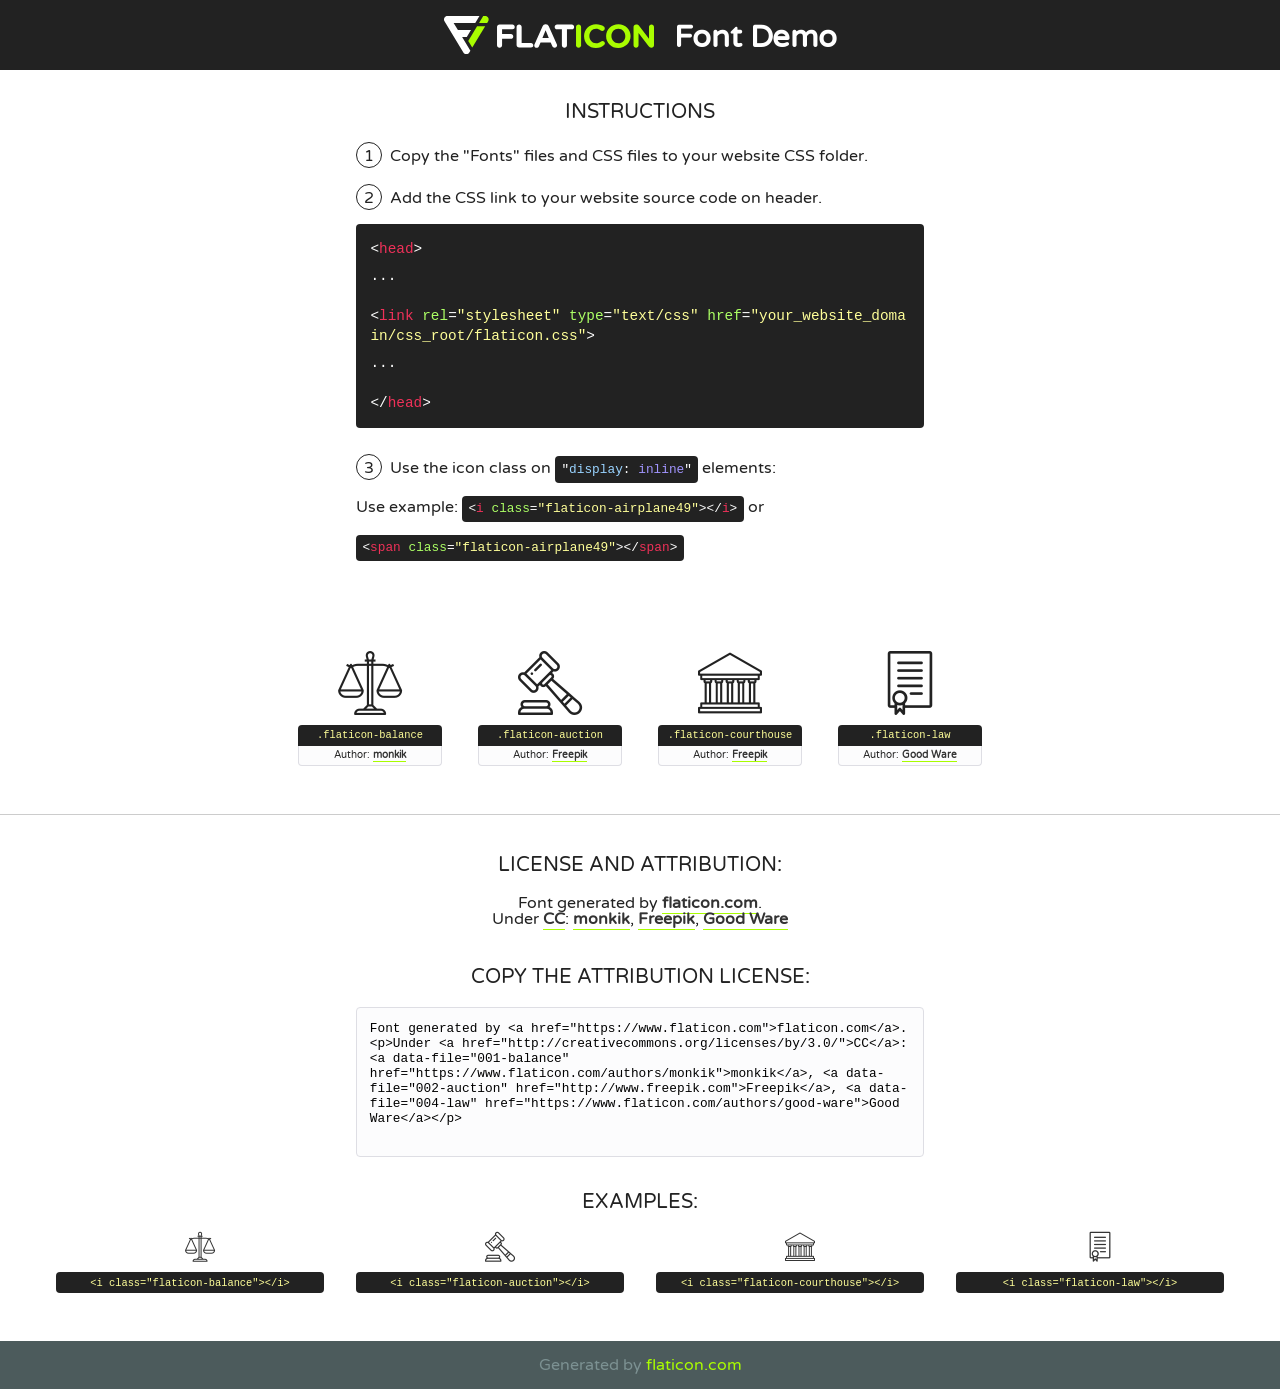
<file: fonts/flaticon/font/flaticon.html>
<!DOCTYPE html>
<!--
  Flaticon icon font: Flaticon
  Creation date: 11/07/2019 07:14
-->
<html>
<!DOCTYPE html>
<html>

<head>
    <title>Flaticon WebFont</title>
    <link href="http://fonts.googleapis.com/css?family=Varela+Round" rel="stylesheet" type="text/css" />
    <link rel="stylesheet" type="text/css" href="flaticon.css">
    <meta charset="UTF-8">
    <style>
    html, body, div, span, applet, object, iframe,
    h1, h2, h3, h4, h5, h6, p, blockquote, pre,
    a, abbr, acronym, address, big, cite, code,
    del, dfn, em, img, ins, kbd, q, s, samp,
    small, strike, strong, sub, sup, tt, var,
    b, u, i, center,
    dl, dt, dd, ol, ul, li,
    fieldset, form, label, legend,
    table, caption, tbody, tfoot, thead, tr, th, td,
    article, aside, canvas, details, embed, 
    figure, figcaption, footer, header, hgroup, 
    menu, nav, output, ruby, section, summary,
    time, mark, audio, video {
        margin: 0;
        padding: 0;
        border: 0;
        font-size: 100%;
        font: inherit;
        vertical-align: baseline;
    }
    /* HTML5 display-role reset for older browsers */
    article, aside, details, figcaption, figure, 
    footer, header, hgroup, menu, nav, section {
        display: block;
    }
    body {
        line-height: 1;
    }
    ol, ul {
        list-style: none;
    }
    blockquote, q {
        quotes: none;
    }
    blockquote:before, blockquote:after,
    q:before, q:after {
        content: '';
        content: none;
    }
    table {
        border-collapse: collapse;
        border-spacing: 0;
    }
    body {
        font-family: 'Varela Round', Helvetica, Arial, sans-serif;
        font-size: 16px;
        color: #222;
    }
    a {
        color: #333;
        border-bottom: 1px solid #a9fd00;
        font-weight: bold;
        text-decoration: none;
    }
    * {
        -moz-box-sizing: border-box;
        -webkit-box-sizing: border-box;
        box-sizing: border-box;
        margin: 0;
        padding: 0;
    }
    [class^="flaticon-"]:before, [class*=" flaticon-"]:before, [class^="flaticon-"]:after, [class*=" flaticon-"]:after {
        font-family: Flaticon;
        font-size: 30px;
        font-style: normal;
        margin-left: 20px;
        color: #333;
    }
    .wrapper {
        max-width: 600px;
        margin: auto;
        padding: 0 1em;
    }
    .title {
        font-size: 1.25em;
        text-align: center;
        margin-bottom: 1em;
        text-transform: uppercase;
    }
    header {
        text-align: center;
        background-color: #222;
        color: #fff;
        padding: 1em;
    }
    header .logo {
        width: 210px;
        height: 38px;
        display: inline-block;
        vertical-align: middle;
        margin-right: 1em;
        border: none;
    }
    header strong {
        font-size: 1.95em;
        font-weight: bold;
        vertical-align: middle;
        margin-top: 5px;
        display: inline-block;
    }
    .demo {
        margin: 2em auto;
        line-height: 1.25em;
    }
    .demo ul li {
        margin-bottom: 1em;
    }
    .demo ul li .num {
        color: #222;
        border-radius: 20px;
        display: inline-block;
        width: 26px;
        padding: 3px;
        height: 26px;
        text-align: center;
        margin-right: 0.5em;
        border: 1px solid #222;
    }
    .demo ul li code {
        background-color: #222;
        border-radius: 4px;
        padding: 0.25em 0.5em;
        display: inline-block;
        color: #fff;
        font-family: Consolas,Monaco,Lucida Console,Liberation Mono,DejaVu Sans Mono,Bitstream Vera Sans Mono,Courier New, monospace;
        font-weight: lighter;
        margin-top: 1em;
        font-size: 0.8em;
        word-break: break-all;
    }
    .demo ul li code.big {
        padding: 1em;
        font-size: 0.9em;
    }
    .demo ul li code .red {
        color: #EF3159;
    }
    .demo ul li code .green {
        color: #ACFF65;
    }
    .demo ul li code .yellow {
        color: #FFFF99;
    }
    .demo ul li code .blue {
        color: #99D3FF;
    }
    .demo ul li code .purple {
        color: #A295FF;
    }
    .demo ul li code .dots {
        margin-top: 0.5em;
        display: block;
    }
    #glyphs {
        border-bottom: 1px solid #ccc;
        padding: 2em 0;
        text-align: center;
    }
    .glyph {
        display: inline-block;
        width: 9em;
        margin: 1em;
        text-align: center;
        vertical-align: top;
        background: #FFF;
    }
    .glyph .glyph-icon {
        padding: 10px;
        display: block;
        font-family:"Flaticon";
        font-size: 64px;
        line-height: 1;
    }
    .glyph .glyph-icon:before {
        font-size: 64px;
        color: #222;
        margin-left: 0;
    }
    .class-name {
        font-size: 0.65em;
        background-color: #222;
        color: #fff;
        border-radius: 4px 4px 0 0;
        padding: 0.5em;
        color: #FFFF99;
        font-family: Consolas,Monaco,Lucida Console,Liberation Mono,DejaVu Sans Mono,Bitstream Vera Sans Mono,Courier New, monospace;
    }
    .author-name {
        font-size: 0.6em;
        background-color: #fcfcfd;
        border: 1px solid #DEDEE4;
        border-top: 0;
        border-radius: 0 0 4px 4px;
        padding: 0.5em;
    }
    .class-name:last-child {
        font-size: 10px;
        color:#888;
    }
    .class-name:last-child a {
        font-size: 10px;
        color:#555;
    }
    .class-name:last-child a:hover {
        color:#a9fd00;
    }
    .glyph > input {
        display: block;
        width: 100px;
        margin: 5px auto;
        text-align: center;
        font-size: 12px;
        cursor: text;
    }
    .glyph > input.icon-input {
        font-family:"Flaticon";
        font-size: 16px;
        margin-bottom: 10px;
    }
    .attribution .title {
        margin-top: 2em;
    }
    .attribution textarea {
        background-color: #fcfcfd;
        padding: 1em;
        border: none;
        box-shadow: none;
        border: 1px solid #DEDEE4;
        border-radius: 4px;
        resize: none;
        width: 100%;
        height: 150px;
        font-size: 0.8em;
        font-family: Consolas,Monaco,Lucida Console,Liberation Mono,DejaVu Sans Mono,Bitstream Vera Sans Mono,Courier New, monospace;
        -webkit-appearance: none;
    }
    .iconsuse {
        margin: 2em auto;
        text-align: center;
        max-width: 1200px;
    }
    .iconsuse:after {
        content: '';
        display: table;
        clear: both;
    }
    .iconsuse .image {
        float: left;
        width: 25%;
        padding: 0 1em;
    }
    .iconsuse .image p {
        margin-bottom: 1em;
    }
    .iconsuse .image span {
        display: block;
        font-size: 0.65em;
        background-color: #222;
        color: #fff;
        border-radius: 4px;
        padding: 0.5em;
        color: #FFFF99;
        margin-top: 1em;
        font-family: Consolas,Monaco,Lucida Console,Liberation Mono,DejaVu Sans Mono,Bitstream Vera Sans Mono,Courier New, monospace;
    }
    #footer {
        text-align: center;
        background-color: #4C5B5C;
        color: #7c9192;
        padding: 1em;
    }
    #footer a {
        border: none;
        color: #a9fd00;
        font-weight: normal;
    }
    @media (max-width: 960px) {
        .iconsuse .image {
            width: 50%;
        }
    }
    @media (max-width: 560px) {
        .iconsuse .image {
            width: 100%;
        }
    }
    </style>
</head>

<body class="characters-off">

    <header>
        <a href="https://www.flaticon.com" target="_blank" class="logo">
            <svg version="1.1" xmlns="http://www.w3.org/2000/svg" xmlns:xlink="http://www.w3.org/1999/xlink" xmlns:a="http://ns.adobe.com/AdobeSVGViewerExtensions/3.0/" viewBox="0 0 560.875 102.036" enable-background="new 0 0 560.875 102.036" xml:space="preserve">
                <defs>
                </defs>
                <g>
                    <g class="letters">
                        <path fill="#ffffff" d="M141.596,29.675c0-3.777,2.985-6.767,6.764-6.767h34.438c3.426,0,6.15,2.728,6.15,6.15
                        c0,3.43-2.724,6.149-6.15,6.149h-27.674v13.091h23.719c3.429,0,6.151,2.724,6.151,6.15c0,3.43-2.723,6.149-6.151,6.149h-23.719
                        v17.574c0,3.773-2.986,6.761-6.764,6.761c-3.779,0-6.764-2.989-6.764-6.761V29.675z"></path>
                        <path fill="#ffffff" d="M193.844,29.149c0-3.781,2.985-6.767,6.764-6.767c3.776,0,6.763,2.985,6.763,6.767v42.957h25.039
                        c3.426,0,6.149,2.726,6.149,6.153c0,3.425-2.723,6.15-6.149,6.15h-31.802c-3.779,0-6.764-2.986-6.764-6.768V29.149z"></path>
                        <path fill="#ffffff" d="M241.891,75.71l21.438-48.407c1.492-3.341,4.215-5.357,7.906-5.357h0.792
                        c3.686,0,6.323,2.017,7.815,5.357l21.439,48.407c0.436,0.967,0.701,1.845,0.701,2.723c0,3.602-2.809,6.501-6.414,6.501
                        c-3.161,0-5.269-1.845-6.499-4.655l-4.132-9.661h-27.059l-4.301,10.102c-1.144,2.631-3.426,4.214-6.237,4.214
                        c-3.517,0-6.24-2.81-6.24-6.325C241.1,77.64,241.451,76.677,241.891,75.71z M279.932,58.666l-8.521-20.297l-8.526,20.297H279.932
                        z"></path>
                        <path fill="#ffffff" d="M314.864,35.387H301.86c-3.429,0-6.239-2.813-6.239-6.238c0-3.429,2.811-6.24,6.239-6.24h39.533
                        c3.426,0,6.237,2.811,6.237,6.24c0,3.425-2.811,6.238-6.237,6.238h-13.001v42.785c0,3.773-2.99,6.761-6.764,6.761
                        c-3.779,0-6.764-2.989-6.764-6.761V35.387z"></path>
                        <path fill="#A9FD00" d="M352.615,29.149c0-3.781,2.985-6.767,6.767-6.767c3.774,0,6.761,2.985,6.761,6.767v49.024
                        c0,3.773-2.987,6.761-6.761,6.761c-3.781,0-6.767-2.989-6.767-6.761V29.149z"></path>
                        <path fill="#A9FD00" d="M374.132,53.836v-0.179c0-17.481,13.178-31.801,32.065-31.801c9.22,0,15.459,2.458,20.557,6.238
                        c1.402,1.054,2.637,2.985,2.637,5.357c0,3.692-2.985,6.59-6.681,6.59c-1.845,0-3.071-0.702-4.044-1.319
                        c-3.776-2.813-7.729-4.393-12.562-4.393c-10.364,0-17.831,8.611-17.831,19.154v0.173c0,10.542,7.291,19.329,17.831,19.329
                        c5.715,0,9.492-1.756,13.359-4.834c1.049-0.874,2.458-1.491,4.039-1.491c3.429,0,6.325,2.813,6.325,6.236
                        c0,2.106-1.056,3.78-2.282,4.834c-5.539,4.834-12.036,7.733-21.878,7.733C387.572,85.464,374.132,71.493,374.132,53.836z"></path>
                        <path fill="#A9FD00" d="M433.009,53.836v-0.179c0-17.481,13.79-31.801,32.766-31.801c18.981,0,32.592,14.143,32.592,31.628v0.173
                        c0,17.483-13.785,31.807-32.769,31.807C446.625,85.464,433.009,71.32,433.009,53.836z M484.224,53.836v-0.179
                        c0-10.539-7.725-19.326-18.626-19.326c-10.893,0-18.449,8.611-18.449,19.154v0.173c0,10.542,7.73,19.329,18.626,19.329
                        C476.676,72.986,484.224,64.378,484.224,53.836z"></path>
                        <path fill="#A9FD00" d="M506.233,29.321c0-3.774,2.99-6.763,6.767-6.763h1.401c3.252,0,5.183,1.583,7.029,3.953l26.093,34.265
                        V29.059c0-3.692,2.99-6.677,6.681-6.677c3.683,0,6.671,2.985,6.671,6.677v48.934c0,3.78-2.987,6.765-6.764,6.765h-0.436
                        c-3.257,0-5.188-1.581-7.034-3.953l-27.056-35.492v32.944c0,3.687-2.985,6.676-6.678,6.676c-3.683,0-6.673-2.989-6.673-6.676
                        V29.321z"></path>
                    </g>
                    <g class="insignia">
                        <path fill="#ffffff" d="M48.372,56.137h12.517l11.156-18.537H37.186L25.688,18.539h57.825L94.668,0H9.271
                        C5.925,0,2.842,1.801,1.198,4.716c-1.644,2.907-1.593,6.482,0.134,9.343l50.38,83.501c1.678,2.781,4.689,4.476,7.938,4.476
                        c3.246,0,6.257-1.695,7.935-4.476l2.898-4.804L48.372,56.137z"></path>
                        <g class="i">
                            <path fill="#A9FD00" d="M93.575,18.539h0.031v0.004l21.652,0.004l2.705-4.488c1.727-2.861,1.778-6.436,0.133-9.343
                            C116.454,1.801,113.371,0,110.026,0h-5.294L93.575,18.539z"></path>
                            <polygon fill="#A9FD00" points="88.291,27.356 64.725,66.486 75.519,84.404 109.942,27.356"></polygon>
                        </g>
                    </g>
                </g>
            </svg>
        </a>
        <strong>Font Demo</strong>
    </header>


    <section class="demo wrapper">

        <p class="title">Instructions</p>

        <ul>
            <li>
                <span class="num">1</span>Copy the "Fonts" files and CSS files to your website CSS folder.
            </li>
            <li>
                <span class="num">2</span>Add the CSS link to your website source code on header.
                <code class="big">
                    &lt;<span class="red">head</span>&gt;
                    <br/><span class="dots">...</span>
                    <br/>&lt;<span class="red">link</span> <span class="green">rel</span>=<span class="yellow">"stylesheet"</span> <span class="green">type</span>=<span class="yellow">"text/css"</span> <span class="green">href</span>=<span class="yellow">"your_website_domain/css_root/flaticon.css"</span>&gt;
                    <br/><span class="dots">...</span>
                    <br/>&lt;/<span class="red">head</span>&gt;
                </code>
            </li>

            <li>
                <p>
                    <span class="num">3</span>Use the icon class on <code>"<span class="blue">display</span>:<span class="purple"> inline</span>"</code> elements:
                    <br />
                    Use example: <code>&lt;<span class="red">i</span> <span class="green">class</span>=<span class="yellow">&quot;flaticon-airplane49&quot;</span>&gt;&lt;/<span class="red">i</span>&gt;</code> or <code>&lt;<span class="red">span</span> <span class="green">class</span>=<span class="yellow">&quot;flaticon-airplane49&quot;</span>&gt;&lt;/<span class="red">span</span>&gt;</code>
            </li>
        </ul>

    </section>




   <section id="glyphs">          
    
      
        <div class="glyph"><div class="glyph-icon flaticon-balance"></div>
            <div class="class-name">.flaticon-balance</div>
            <div class="author-name">Author: <a data-file="001-balance" href="https://www.flaticon.com/authors/monkik">monkik</a> </div> 
        </div>        
        
        <div class="glyph"><div class="glyph-icon flaticon-auction"></div>
            <div class="class-name">.flaticon-auction</div>
            <div class="author-name">Author: <a data-file="002-auction" href="http://www.freepik.com">Freepik</a> </div> 
        </div>        
        
        <div class="glyph"><div class="glyph-icon flaticon-courthouse"></div>
            <div class="class-name">.flaticon-courthouse</div>
            <div class="author-name">Author: <a data-file="003-courthouse" href="http://www.freepik.com">Freepik</a> </div> 
        </div>        
        
        <div class="glyph"><div class="glyph-icon flaticon-law"></div>
            <div class="class-name">.flaticon-law</div>
            <div class="author-name">Author: <a data-file="004-law" href="https://www.flaticon.com/authors/good-ware">Good Ware</a> </div> 
        </div>        
        

    </section>



    <section class="attribution wrapper"   style="text-align:center;">

      <div class="title">License and attribution:</div><div class="attrDiv">Font generated by <a href="https://www.flaticon.com">flaticon.com</a>. <div><p>Under <a href="http://creativecommons.org/licenses/by/3.0/">CC</a>: <a data-file="001-balance" href="https://www.flaticon.com/authors/monkik">monkik</a>, <a data-file="002-auction" href="http://www.freepik.com">Freepik</a>, <a data-file="004-law" href="https://www.flaticon.com/authors/good-ware">Good Ware</a></p>  </div>
      </div>
      <div class="title">Copy the Attribution License:</div>

    <textarea onclick="this.focus();this.select();">Font generated by &lt;a href=&quot;https://www.flaticon.com&quot;&gt;flaticon.com&lt;/a&gt;. <p>Under <a href="http://creativecommons.org/licenses/by/3.0/">CC</a>: <a data-file="001-balance" href="https://www.flaticon.com/authors/monkik">monkik</a>, <a data-file="002-auction" href="http://www.freepik.com">Freepik</a>, <a data-file="004-law" href="https://www.flaticon.com/authors/good-ware">Good Ware</a></p>  
     </textarea>

    </section>

    <section class="iconsuse">

          <div class="title">Examples:</div>            
             
            <div class="image">
                <p>
                    <i class="glyph-icon flaticon-balance"></i> 
                    <span>&lt;i class=&quot;flaticon-balance&quot;&gt;&lt;/i&gt;</span>
                </p>
            </div>
            
            <div class="image">
                <p>
                    <i class="glyph-icon flaticon-auction"></i> 
                    <span>&lt;i class=&quot;flaticon-auction&quot;&gt;&lt;/i&gt;</span>
                </p>
            </div>
            
            <div class="image">
                <p>
                    <i class="glyph-icon flaticon-courthouse"></i> 
                    <span>&lt;i class=&quot;flaticon-courthouse&quot;&gt;&lt;/i&gt;</span>
                </p>
            </div>
            
            <div class="image">
                <p>
                    <i class="glyph-icon flaticon-law"></i> 
                    <span>&lt;i class=&quot;flaticon-law&quot;&gt;&lt;/i&gt;</span>
                </p>
            </div>
                       
        </div>
                            
    </section>

<div id="footer">
    <div>Generated by <a href="https://www.flaticon.com">flaticon.com</a>
    </div>
</div>



</body>
</html>
</file>
<file: fonts/icomoon/style.css>
@font-face {
  font-family: 'icomoon';
  src:  url('fonts/icomoon.eot?10si43');
  src:  url('fonts/icomoon.eot?10si43#iefix') format('embedded-opentype'),
    url('fonts/icomoon.ttf?10si43') format('truetype'),
    url('fonts/icomoon.woff?10si43') format('woff'),
    url('fonts/icomoon.svg?10si43#icomoon') format('svg');
  font-weight: normal;
  font-style: normal;
}

[class^="icon-"], [class*=" icon-"] {
  /* use !important to prevent issues with browser extensions that change fonts */
  font-family: 'icomoon' !important;
  speak: none;
  font-style: normal;
  font-weight: normal;
  font-variant: normal;
  text-transform: none;
  line-height: 1;

  /* Better Font Rendering =========== */
  -webkit-font-smoothing: antialiased;
  -moz-osx-font-smoothing: grayscale;
}

.icon-asterisk:before {
  content: "\f069";
}
.icon-plus:before {
  content: "\f067";
}
.icon-question:before {
  content: "\f128";
}
.icon-minus:before {
  content: "\f068";
}
.icon-glass:before {
  content: "\f000";
}
.icon-music:before {
  content: "\f001";
}
.icon-search:before {
  content: "\f002";
}
.icon-envelope-o:before {
  content: "\f003";
}
.icon-heart:before {
  content: "\f004";
}
.icon-star:before {
  content: "\f005";
}
.icon-star-o:before {
  content: "\f006";
}
.icon-user:before {
  content: "\f007";
}
.icon-film:before {
  content: "\f008";
}
.icon-th-large:before {
  content: "\f009";
}
.icon-th:before {
  content: "\f00a";
}
.icon-th-list:before {
  content: "\f00b";
}
.icon-check:before {
  content: "\f00c";
}
.icon-close:before {
  content: "\f00d";
}
.icon-remove:before {
  content: "\f00d";
}
.icon-times:before {
  content: "\f00d";
}
.icon-search-plus:before {
  content: "\f00e";
}
.icon-search-minus:before {
  content: "\f010";
}
.icon-power-off:before {
  content: "\f011";
}
.icon-signal:before {
  content: "\f012";
}
.icon-cog:before {
  content: "\f013";
}
.icon-gear:before {
  content: "\f013";
}
.icon-trash-o:before {
  content: "\f014";
}
.icon-home:before {
  content: "\f015";
}
.icon-file-o:before {
  content: "\f016";
}
.icon-clock-o:before {
  content: "\f017";
}
.icon-road:before {
  content: "\f018";
}
.icon-download:before {
  content: "\f019";
}
.icon-arrow-circle-o-down:before {
  content: "\f01a";
}
.icon-arrow-circle-o-up:before {
  content: "\f01b";
}
.icon-inbox:before {
  content: "\f01c";
}
.icon-play-circle-o:before {
  content: "\f01d";
}
.icon-repeat:before {
  content: "\f01e";
}
.icon-rotate-right:before {
  content: "\f01e";
}
.icon-refresh:before {
  content: "\f021";
}
.icon-list-alt:before {
  content: "\f022";
}
.icon-lock:before {
  content: "\f023";
}
.icon-flag:before {
  content: "\f024";
}
.icon-headphones:before {
  content: "\f025";
}
.icon-volume-off:before {
  content: "\f026";
}
.icon-volume-down:before {
  content: "\f027";
}
.icon-volume-up:before {
  content: "\f028";
}
.icon-qrcode:before {
  content: "\f029";
}
.icon-barcode:before {
  content: "\f02a";
}
.icon-tag:before {
  content: "\f02b";
}
.icon-tags:before {
  content: "\f02c";
}
.icon-book:before {
  content: "\f02d";
}
.icon-bookmark:before {
  content: "\f02e";
}
.icon-print:before {
  content: "\f02f";
}
.icon-camera:before {
  content: "\f030";
}
.icon-font:before {
  content: "\f031";
}
.icon-bold:before {
  content: "\f032";
}
.icon-italic:before {
  content: "\f033";
}
.icon-text-height:before {
  content: "\f034";
}
.icon-text-width:before {
  content: "\f035";
}
.icon-align-left:before {
  content: "\f036";
}
.icon-align-center:before {
  content: "\f037";
}
.icon-align-right:before {
  content: "\f038";
}
.icon-align-justify:before {
  content: "\f039";
}
.icon-list:before {
  content: "\f03a";
}
.icon-dedent:before {
  content: "\f03b";
}
.icon-outdent:before {
  content: "\f03b";
}
.icon-indent:before {
  content: "\f03c";
}
.icon-video-camera:before {
  content: "\f03d";
}
.icon-image:before {
  content: "\f03e";
}
.icon-photo:before {
  content: "\f03e";
}
.icon-picture-o:before {
  content: "\f03e";
}
.icon-pencil:before {
  content: "\f040";
}
.icon-map-marker:before {
  content: "\f041";
}
.icon-adjust:before {
  content: "\f042";
}
.icon-tint:before {
  content: "\f043";
}
.icon-edit:before {
  content: "\f044";
}
.icon-pencil-square-o:before {
  content: "\f044";
}
.icon-share-square-o:before {
  content: "\f045";
}
.icon-check-square-o:before {
  content: "\f046";
}
.icon-arrows:before {
  content: "\f047";
}
.icon-step-backward:before {
  content: "\f048";
}
.icon-fast-backward:before {
  content: "\f049";
}
.icon-backward:before {
  content: "\f04a";
}
.icon-play:before {
  content: "\f04b";
}
.icon-pause:before {
  content: "\f04c";
}
.icon-stop:before {
  content: "\f04d";
}
.icon-forward:before {
  content: "\f04e";
}
.icon-fast-forward:before {
  content: "\f050";
}
.icon-step-forward:before {
  content: "\f051";
}
.icon-eject:before {
  content: "\f052";
}
.icon-chevron-left:before {
  content: "\f053";
}
.icon-chevron-right:before {
  content: "\f054";
}
.icon-plus-circle:before {
  content: "\f055";
}
.icon-minus-circle:before {
  content: "\f056";
}
.icon-times-circle:before {
  content: "\f057";
}
.icon-check-circle:before {
  content: "\f058";
}
.icon-question-circle:before {
  content: "\f059";
}
.icon-info-circle:before {
  content: "\f05a";
}
.icon-crosshairs:before {
  content: "\f05b";
}
.icon-times-circle-o:before {
  content: "\f05c";
}
.icon-check-circle-o:before {
  content: "\f05d";
}
.icon-ban:before {
  content: "\f05e";
}
.icon-arrow-left:before {
  content: "\f060";
}
.icon-arrow-right:before {
  content: "\f061";
}
.icon-arrow-up:before {
  content: "\f062";
}
.icon-arrow-down:before {
  content: "\f063";
}
.icon-mail-forward:before {
  content: "\f064";
}
.icon-share:before {
  content: "\f064";
}
.icon-expand:before {
  content: "\f065";
}
.icon-compress:before {
  content: "\f066";
}
.icon-exclamation-circle:before {
  content: "\f06a";
}
.icon-gift:before {
  content: "\f06b";
}
.icon-leaf:before {
  content: "\f06c";
}
.icon-fire:before {
  content: "\f06d";
}
.icon-eye:before {
  content: "\f06e";
}
.icon-eye-slash:before {
  content: "\f070";
}
.icon-exclamation-triangle:before {
  content: "\f071";
}
.icon-warning:before {
  content: "\f071";
}
.icon-plane:before {
  content: "\f072";
}
.icon-calendar:before {
  content: "\f073";
}
.icon-random:before {
  content: "\f074";
}
.icon-comment:before {
  content: "\f075";
}
.icon-magnet:before {
  content: "\f076";
}
.icon-chevron-up:before {
  content: "\f077";
}
.icon-chevron-down:before {
  content: "\f078";
}
.icon-retweet:before {
  content: "\f079";
}
.icon-shopping-cart:before {
  content: "\f07a";
}
.icon-folder:before {
  content: "\f07b";
}
.icon-folder-open:before {
  content: "\f07c";
}
.icon-arrows-v:before {
  content: "\f07d";
}
.icon-arrows-h:before {
  content: "\f07e";
}
.icon-bar-chart:before {
  content: "\f080";
}
.icon-bar-chart-o:before {
  content: "\f080";
}
.icon-twitter-square:before {
  content: "\f081";
}
.icon-facebook-square:before {
  content: "\f082";
}
.icon-camera-retro:before {
  content: "\f083";
}
.icon-key:before {
  content: "\f084";
}
.icon-cogs:before {
  content: "\f085";
}
.icon-gears:before {
  content: "\f085";
}
.icon-comments:before {
  content: "\f086";
}
.icon-thumbs-o-up:before {
  content: "\f087";
}
.icon-thumbs-o-down:before {
  content: "\f088";
}
.icon-star-half:before {
  content: "\f089";
}
.icon-heart-o:before {
  content: "\f08a";
}
.icon-sign-out:before {
  content: "\f08b";
}
.icon-linkedin-square:before {
  content: "\f08c";
}
.icon-thumb-tack:before {
  content: "\f08d";
}
.icon-external-link:before {
  content: "\f08e";
}
.icon-sign-in:before {
  content: "\f090";
}
.icon-trophy:before {
  content: "\f091";
}
.icon-github-square:before {
  content: "\f092";
}
.icon-upload:before {
  content: "\f093";
}
.icon-lemon-o:before {
  content: "\f094";
}
.icon-phone:before {
  content: "\f095";
}
.icon-square-o:before {
  content: "\f096";
}
.icon-bookmark-o:before {
  content: "\f097";
}
.icon-phone-square:before {
  content: "\f098";
}
.icon-twitter:before {
  content: "\f099";
}
.icon-facebook:before {
  content: "\f09a";
}
.icon-facebook-f:before {
  content: "\f09a";
}
.icon-github:before {
  content: "\f09b";
}
.icon-unlock:before {
  content: "\f09c";
}
.icon-credit-card:before {
  content: "\f09d";
}
.icon-feed:before {
  content: "\f09e";
}
.icon-rss:before {
  content: "\f09e";
}
.icon-hdd-o:before {
  content: "\f0a0";
}
.icon-bullhorn:before {
  content: "\f0a1";
}
.icon-bell-o:before {
  content: "\f0a2";
}
.icon-certificate:before {
  content: "\f0a3";
}
.icon-hand-o-right:before {
  content: "\f0a4";
}
.icon-hand-o-left:before {
  content: "\f0a5";
}
.icon-hand-o-up:before {
  content: "\f0a6";
}
.icon-hand-o-down:before {
  content: "\f0a7";
}
.icon-arrow-circle-left:before {
  content: "\f0a8";
}
.icon-arrow-circle-right:before {
  content: "\f0a9";
}
.icon-arrow-circle-up:before {
  content: "\f0aa";
}
.icon-arrow-circle-down:before {
  content: "\f0ab";
}
.icon-globe:before {
  content: "\f0ac";
}
.icon-wrench:before {
  content: "\f0ad";
}
.icon-tasks:before {
  content: "\f0ae";
}
.icon-filter:before {
  content: "\f0b0";
}
.icon-briefcase:before {
  content: "\f0b1";
}
.icon-arrows-alt:before {
  content: "\f0b2";
}
.icon-group:before {
  content: "\f0c0";
}
.icon-users:before {
  content: "\f0c0";
}
.icon-chain:before {
  content: "\f0c1";
}
.icon-link:before {
  content: "\f0c1";
}
.icon-cloud:before {
  content: "\f0c2";
}
.icon-flask:before {
  content: "\f0c3";
}
.icon-cut:before {
  content: "\f0c4";
}
.icon-scissors:before {
  content: "\f0c4";
}
.icon-copy:before {
  content: "\f0c5";
}
.icon-files-o:before {
  content: "\f0c5";
}
.icon-paperclip:before {
  content: "\f0c6";
}
.icon-floppy-o:before {
  content: "\f0c7";
}
.icon-save:before {
  content: "\f0c7";
}
.icon-square:before {
  content: "\f0c8";
}
.icon-bars:before {
  content: "\f0c9";
}
.icon-navicon:before {
  content: "\f0c9";
}
.icon-reorder:before {
  content: "\f0c9";
}
.icon-list-ul:before {
  content: "\f0ca";
}
.icon-list-ol:before {
  content: "\f0cb";
}
.icon-strikethrough:before {
  content: "\f0cc";
}
.icon-underline:before {
  content: "\f0cd";
}
.icon-table:before {
  content: "\f0ce";
}
.icon-magic:before {
  content: "\f0d0";
}
.icon-truck:before {
  content: "\f0d1";
}
.icon-pinterest:before {
  content: "\f0d2";
}
.icon-pinterest-square:before {
  content: "\f0d3";
}
.icon-google-plus-square:before {
  content: "\f0d4";
}
.icon-google-plus:before {
  content: "\f0d5";
}
.icon-money:before {
  content: "\f0d6";
}
.icon-caret-down:before {
  content: "\f0d7";
}
.icon-caret-up:before {
  content: "\f0d8";
}
.icon-caret-left:before {
  content: "\f0d9";
}
.icon-caret-right:before {
  content: "\f0da";
}
.icon-columns:before {
  content: "\f0db";
}
.icon-sort:before {
  content: "\f0dc";
}
.icon-unsorted:before {
  content: "\f0dc";
}
.icon-sort-desc:before {
  content: "\f0dd";
}
.icon-sort-down:before {
  content: "\f0dd";
}
.icon-sort-asc:before {
  content: "\f0de";
}
.icon-sort-up:before {
  content: "\f0de";
}
.icon-envelope:before {
  content: "\f0e0";
}
.icon-linkedin:before {
  content: "\f0e1";
}
.icon-rotate-left:before {
  content: "\f0e2";
}
.icon-undo:before {
  content: "\f0e2";
}
.icon-gavel:before {
  content: "\f0e3";
}
.icon-legal:before {
  content: "\f0e3";
}
.icon-dashboard:before {
  content: "\f0e4";
}
.icon-tachometer:before {
  content: "\f0e4";
}
.icon-comment-o:before {
  content: "\f0e5";
}
.icon-comments-o:before {
  content: "\f0e6";
}
.icon-bolt:before {
  content: "\f0e7";
}
.icon-flash:before {
  content: "\f0e7";
}
.icon-sitemap:before {
  content: "\f0e8";
}
.icon-umbrella:before {
  content: "\f0e9";
}
.icon-clipboard:before {
  content: "\f0ea";
}
.icon-paste:before {
  content: "\f0ea";
}
.icon-lightbulb-o:before {
  content: "\f0eb";
}
.icon-exchange:before {
  content: "\f0ec";
}
.icon-cloud-download:before {
  content: "\f0ed";
}
.icon-cloud-upload:before {
  content: "\f0ee";
}
.icon-user-md:before {
  content: "\f0f0";
}
.icon-stethoscope:before {
  content: "\f0f1";
}
.icon-suitcase:before {
  content: "\f0f2";
}
.icon-bell:before {
  content: "\f0f3";
}
.icon-coffee:before {
  content: "\f0f4";
}
.icon-cutlery:before {
  content: "\f0f5";
}
.icon-file-text-o:before {
  content: "\f0f6";
}
.icon-building-o:before {
  content: "\f0f7";
}
.icon-hospital-o:before {
  content: "\f0f8";
}
.icon-ambulance:before {
  content: "\f0f9";
}
.icon-medkit:before {
  content: "\f0fa";
}
.icon-fighter-jet:before {
  content: "\f0fb";
}
.icon-beer:before {
  content: "\f0fc";
}
.icon-h-square:before {
  content: "\f0fd";
}
.icon-plus-square:before {
  content: "\f0fe";
}
.icon-angle-double-left:before {
  content: "\f100";
}
.icon-angle-double-right:before {
  content: "\f101";
}
.icon-angle-double-up:before {
  content: "\f102";
}
.icon-angle-double-down:before {
  content: "\f103";
}
.icon-angle-left:before {
  content: "\f104";
}
.icon-angle-right:before {
  content: "\f105";
}
.icon-angle-up:before {
  content: "\f106";
}
.icon-angle-down:before {
  content: "\f107";
}
.icon-desktop:before {
  content: "\f108";
}
.icon-laptop:before {
  content: "\f109";
}
.icon-tablet:before {
  content: "\f10a";
}
.icon-mobile:before {
  content: "\f10b";
}
.icon-mobile-phone:before {
  content: "\f10b";
}
.icon-circle-o:before {
  content: "\f10c";
}
.icon-quote-left:before {
  content: "\f10d";
}
.icon-quote-right:before {
  content: "\f10e";
}
.icon-spinner:before {
  content: "\f110";
}
.icon-circle:before {
  content: "\f111";
}
.icon-mail-reply:before {
  content: "\f112";
}
.icon-reply:before {
  content: "\f112";
}
.icon-github-alt:before {
  content: "\f113";
}
.icon-folder-o:before {
  content: "\f114";
}
.icon-folder-open-o:before {
  content: "\f115";
}
.icon-smile-o:before {
  content: "\f118";
}
.icon-frown-o:before {
  content: "\f119";
}
.icon-meh-o:before {
  content: "\f11a";
}
.icon-gamepad:before {
  content: "\f11b";
}
.icon-keyboard-o:before {
  content: "\f11c";
}
.icon-flag-o:before {
  content: "\f11d";
}
.icon-flag-checkered:before {
  content: "\f11e";
}
.icon-terminal:before {
  content: "\f120";
}
.icon-code:before {
  content: "\f121";
}
.icon-mail-reply-all:before {
  content: "\f122";
}
.icon-reply-all:before {
  content: "\f122";
}
.icon-star-half-empty:before {
  content: "\f123";
}
.icon-star-half-full:before {
  content: "\f123";
}
.icon-star-half-o:before {
  content: "\f123";
}
.icon-location-arrow:before {
  content: "\f124";
}
.icon-crop:before {
  content: "\f125";
}
.icon-code-fork:before {
  content: "\f126";
}
.icon-chain-broken:before {
  content: "\f127";
}
.icon-unlink:before {
  content: "\f127";
}
.icon-info:before {
  content: "\f129";
}
.icon-exclamation:before {
  content: "\f12a";
}
.icon-superscript:before {
  content: "\f12b";
}
.icon-subscript:before {
  content: "\f12c";
}
.icon-eraser:before {
  content: "\f12d";
}
.icon-puzzle-piece:before {
  content: "\f12e";
}
.icon-microphone:before {
  content: "\f130";
}
.icon-microphone-slash:before {
  content: "\f131";
}
.icon-shield:before {
  content: "\f132";
}
.icon-calendar-o:before {
  content: "\f133";
}
.icon-fire-extinguisher:before {
  content: "\f134";
}
.icon-rocket:before {
  content: "\f135";
}
.icon-maxcdn:before {
  content: "\f136";
}
.icon-chevron-circle-left:before {
  content: "\f137";
}
.icon-chevron-circle-right:before {
  content: "\f138";
}
.icon-chevron-circle-up:before {
  content: "\f139";
}
.icon-chevron-circle-down:before {
  content: "\f13a";
}
.icon-html5:before {
  content: "\f13b";
}
.icon-css3:before {
  content: "\f13c";
}
.icon-anchor:before {
  content: "\f13d";
}
.icon-unlock-alt:before {
  content: "\f13e";
}
.icon-bullseye:before {
  content: "\f140";
}
.icon-ellipsis-h:before {
  content: "\f141";
}
.icon-ellipsis-v:before {
  content: "\f142";
}
.icon-rss-square:before {
  content: "\f143";
}
.icon-play-circle:before {
  content: "\f144";
}
.icon-ticket:before {
  content: "\f145";
}
.icon-minus-square:before {
  content: "\f146";
}
.icon-minus-square-o:before {
  content: "\f147";
}
.icon-level-up:before {
  content: "\f148";
}
.icon-level-down:before {
  content: "\f149";
}
.icon-check-square:before {
  content: "\f14a";
}
.icon-pencil-square:before {
  content: "\f14b";
}
.icon-external-link-square:before {
  content: "\f14c";
}
.icon-share-square:before {
  content: "\f14d";
}
.icon-compass:before {
  content: "\f14e";
}
.icon-caret-square-o-down:before {
  content: "\f150";
}
.icon-toggle-down:before {
  content: "\f150";
}
.icon-caret-square-o-up:before {
  content: "\f151";
}
.icon-toggle-up:before {
  content: "\f151";
}
.icon-caret-square-o-right:before {
  content: "\f152";
}
.icon-toggle-right:before {
  content: "\f152";
}
.icon-eur:before {
  content: "\f153";
}
.icon-euro:before {
  content: "\f153";
}
.icon-gbp:before {
  content: "\f154";
}
.icon-dollar:before {
  content: "\f155";
}
.icon-usd:before {
  content: "\f155";
}
.icon-inr:before {
  content: "\f156";
}
.icon-rupee:before {
  content: "\f156";
}
.icon-cny:before {
  content: "\f157";
}
.icon-jpy:before {
  content: "\f157";
}
.icon-rmb:before {
  content: "\f157";
}
.icon-yen:before {
  content: "\f157";
}
.icon-rouble:before {
  content: "\f158";
}
.icon-rub:before {
  content: "\f158";
}
.icon-ruble:before {
  content: "\f158";
}
.icon-krw:before {
  content: "\f159";
}
.icon-won:before {
  content: "\f159";
}
.icon-bitcoin:before {
  content: "\f15a";
}
.icon-btc:before {
  content: "\f15a";
}
.icon-file:before {
  content: "\f15b";
}
.icon-file-text:before {
  content: "\f15c";
}
.icon-sort-alpha-asc:before {
  content: "\f15d";
}
.icon-sort-alpha-desc:before {
  content: "\f15e";
}
.icon-sort-amount-asc:before {
  content: "\f160";
}
.icon-sort-amount-desc:before {
  content: "\f161";
}
.icon-sort-numeric-asc:before {
  content: "\f162";
}
.icon-sort-numeric-desc:before {
  content: "\f163";
}
.icon-thumbs-up:before {
  content: "\f164";
}
.icon-thumbs-down:before {
  content: "\f165";
}
.icon-youtube-square:before {
  content: "\f166";
}
.icon-youtube:before {
  content: "\f167";
}
.icon-xing:before {
  content: "\f168";
}
.icon-xing-square:before {
  content: "\f169";
}
.icon-youtube-play:before {
  content: "\f16a";
}
.icon-dropbox:before {
  content: "\f16b";
}
.icon-stack-overflow:before {
  content: "\f16c";
}
.icon-instagram:before {
  content: "\f16d";
}
.icon-flickr:before {
  content: "\f16e";
}
.icon-adn:before {
  content: "\f170";
}
.icon-bitbucket:before {
  content: "\f171";
}
.icon-bitbucket-square:before {
  content: "\f172";
}
.icon-tumblr:before {
  content: "\f173";
}
.icon-tumblr-square:before {
  content: "\f174";
}
.icon-long-arrow-down:before {
  content: "\f175";
}
.icon-long-arrow-up:before {
  content: "\f176";
}
.icon-long-arrow-left:before {
  content: "\f177";
}
.icon-long-arrow-right:before {
  content: "\f178";
}
.icon-apple:before {
  content: "\f179";
}
.icon-windows:before {
  content: "\f17a";
}
.icon-android:before {
  content: "\f17b";
}
.icon-linux:before {
  content: "\f17c";
}
.icon-dribbble:before {
  content: "\f17d";
}
.icon-skype:before {
  content: "\f17e";
}
.icon-foursquare:before {
  content: "\f180";
}
.icon-trello:before {
  content: "\f181";
}
.icon-female:before {
  content: "\f182";
}
.icon-male:before {
  content: "\f183";
}
.icon-gittip:before {
  content: "\f184";
}
.icon-gratipay:before {
  content: "\f184";
}
.icon-sun-o:before {
  content: "\f185";
}
.icon-moon-o:before {
  content: "\f186";
}
.icon-archive:before {
  content: "\f187";
}
.icon-bug:before {
  content: "\f188";
}
.icon-vk:before {
  content: "\f189";
}
.icon-weibo:before {
  content: "\f18a";
}
.icon-renren:before {
  content: "\f18b";
}
.icon-pagelines:before {
  content: "\f18c";
}
.icon-stack-exchange:before {
  content: "\f18d";
}
.icon-arrow-circle-o-right:before {
  content: "\f18e";
}
.icon-arrow-circle-o-left:before {
  content: "\f190";
}
.icon-caret-square-o-left:before {
  content: "\f191";
}
.icon-toggle-left:before {
  content: "\f191";
}
.icon-dot-circle-o:before {
  content: "\f192";
}
.icon-wheelchair:before {
  content: "\f193";
}
.icon-vimeo-square:before {
  content: "\f194";
}
.icon-try:before {
  content: "\f195";
}
.icon-turkish-lira:before {
  content: "\f195";
}
.icon-plus-square-o:before {
  content: "\f196";
}
.icon-space-shuttle:before {
  content: "\f197";
}
.icon-slack:before {
  content: "\f198";
}
.icon-envelope-square:before {
  content: "\f199";
}
.icon-wordpress:before {
  content: "\f19a";
}
.icon-openid:before {
  content: "\f19b";
}
.icon-bank:before {
  content: "\f19c";
}
.icon-institution:before {
  content: "\f19c";
}
.icon-university:before {
  content: "\f19c";
}
.icon-graduation-cap:before {
  content: "\f19d";
}
.icon-mortar-board:before {
  content: "\f19d";
}
.icon-yahoo:before {
  content: "\f19e";
}
.icon-google:before {
  content: "\f1a0";
}
.icon-reddit:before {
  content: "\f1a1";
}
.icon-reddit-square:before {
  content: "\f1a2";
}
.icon-stumbleupon-circle:before {
  content: "\f1a3";
}
.icon-stumbleupon:before {
  content: "\f1a4";
}
.icon-delicious:before {
  content: "\f1a5";
}
.icon-digg:before {
  content: "\f1a6";
}
.icon-pied-piper-pp:before {
  content: "\f1a7";
}
.icon-pied-piper-alt:before {
  content: "\f1a8";
}
.icon-drupal:before {
  content: "\f1a9";
}
.icon-joomla:before {
  content: "\f1aa";
}
.icon-language:before {
  content: "\f1ab";
}
.icon-fax:before {
  content: "\f1ac";
}
.icon-building:before {
  content: "\f1ad";
}
.icon-child:before {
  content: "\f1ae";
}
.icon-paw:before {
  content: "\f1b0";
}
.icon-spoon:before {
  content: "\f1b1";
}
.icon-cube:before {
  content: "\f1b2";
}
.icon-cubes:before {
  content: "\f1b3";
}
.icon-behance:before {
  content: "\f1b4";
}
.icon-behance-square:before {
  content: "\f1b5";
}
.icon-steam:before {
  content: "\f1b6";
}
.icon-steam-square:before {
  content: "\f1b7";
}
.icon-recycle:before {
  content: "\f1b8";
}
.icon-automobile:before {
  content: "\f1b9";
}
.icon-car:before {
  content: "\f1b9";
}
.icon-cab:before {
  content: "\f1ba";
}
.icon-taxi:before {
  content: "\f1ba";
}
.icon-tree:before {
  content: "\f1bb";
}
.icon-spotify:before {
  content: "\f1bc";
}
.icon-deviantart:before {
  content: "\f1bd";
}
.icon-soundcloud:before {
  content: "\f1be";
}
.icon-database:before {
  content: "\f1c0";
}
.icon-file-pdf-o:before {
  content: "\f1c1";
}
.icon-file-word-o:before {
  content: "\f1c2";
}
.icon-file-excel-o:before {
  content: "\f1c3";
}
.icon-file-powerpoint-o:before {
  content: "\f1c4";
}
.icon-file-image-o:before {
  content: "\f1c5";
}
.icon-file-photo-o:before {
  content: "\f1c5";
}
.icon-file-picture-o:before {
  content: "\f1c5";
}
.icon-file-archive-o:before {
  content: "\f1c6";
}
.icon-file-zip-o:before {
  content: "\f1c6";
}
.icon-file-audio-o:before {
  content: "\f1c7";
}
.icon-file-sound-o:before {
  content: "\f1c7";
}
.icon-file-movie-o:before {
  content: "\f1c8";
}
.icon-file-video-o:before {
  content: "\f1c8";
}
.icon-file-code-o:before {
  content: "\f1c9";
}
.icon-vine:before {
  content: "\f1ca";
}
.icon-codepen:before {
  content: "\f1cb";
}
.icon-jsfiddle:before {
  content: "\f1cc";
}
.icon-life-bouy:before {
  content: "\f1cd";
}
.icon-life-buoy:before {
  content: "\f1cd";
}
.icon-life-ring:before {
  content: "\f1cd";
}
.icon-life-saver:before {
  content: "\f1cd";
}
.icon-support:before {
  content: "\f1cd";
}
.icon-circle-o-notch:before {
  content: "\f1ce";
}
.icon-ra:before {
  content: "\f1d0";
}
.icon-rebel:before {
  content: "\f1d0";
}
.icon-resistance:before {
  content: "\f1d0";
}
.icon-empire:before {
  content: "\f1d1";
}
.icon-ge:before {
  content: "\f1d1";
}
.icon-git-square:before {
  content: "\f1d2";
}
.icon-git:before {
  content: "\f1d3";
}
.icon-hacker-news:before {
  content: "\f1d4";
}
.icon-y-combinator-square:before {
  content: "\f1d4";
}
.icon-yc-square:before {
  content: "\f1d4";
}
.icon-tencent-weibo:before {
  content: "\f1d5";
}
.icon-qq:before {
  content: "\f1d6";
}
.icon-wechat:before {
  content: "\f1d7";
}
.icon-weixin:before {
  content: "\f1d7";
}
.icon-paper-plane:before {
  content: "\f1d8";
}
.icon-send:before {
  content: "\f1d8";
}
.icon-paper-plane-o:before {
  content: "\f1d9";
}
.icon-send-o:before {
  content: "\f1d9";
}
.icon-history:before {
  content: "\f1da";
}
.icon-circle-thin:before {
  content: "\f1db";
}
.icon-header:before {
  content: "\f1dc";
}
.icon-paragraph:before {
  content: "\f1dd";
}
.icon-sliders:before {
  content: "\f1de";
}
.icon-share-alt:before {
  content: "\f1e0";
}
.icon-share-alt-square:before {
  content: "\f1e1";
}
.icon-bomb:before {
  content: "\f1e2";
}
.icon-futbol-o:before {
  content: "\f1e3";
}
.icon-soccer-ball-o:before {
  content: "\f1e3";
}
.icon-tty:before {
  content: "\f1e4";
}
.icon-binoculars:before {
  content: "\f1e5";
}
.icon-plug:before {
  content: "\f1e6";
}
.icon-slideshare:before {
  content: "\f1e7";
}
.icon-twitch:before {
  content: "\f1e8";
}
.icon-yelp:before {
  content: "\f1e9";
}
.icon-newspaper-o:before {
  content: "\f1ea";
}
.icon-wifi:before {
  content: "\f1eb";
}
.icon-calculator:before {
  content: "\f1ec";
}
.icon-paypal:before {
  content: "\f1ed";
}
.icon-google-wallet:before {
  content: "\f1ee";
}
.icon-cc-visa:before {
  content: "\f1f0";
}
.icon-cc-mastercard:before {
  content: "\f1f1";
}
.icon-cc-discover:before {
  content: "\f1f2";
}
.icon-cc-amex:before {
  content: "\f1f3";
}
.icon-cc-paypal:before {
  content: "\f1f4";
}
.icon-cc-stripe:before {
  content: "\f1f5";
}
.icon-bell-slash:before {
  content: "\f1f6";
}
.icon-bell-slash-o:before {
  content: "\f1f7";
}
.icon-trash:before {
  content: "\f1f8";
}
.icon-copyright:before {
  content: "\f1f9";
}
.icon-at:before {
  content: "\f1fa";
}
.icon-eyedropper:before {
  content: "\f1fb";
}
.icon-paint-brush:before {
  content: "\f1fc";
}
.icon-birthday-cake:before {
  content: "\f1fd";
}
.icon-area-chart:before {
  content: "\f1fe";
}
.icon-pie-chart:before {
  content: "\f200";
}
.icon-line-chart:before {
  content: "\f201";
}
.icon-lastfm:before {
  content: "\f202";
}
.icon-lastfm-square:before {
  content: "\f203";
}
.icon-toggle-off:before {
  content: "\f204";
}
.icon-toggle-on:before {
  content: "\f205";
}
.icon-bicycle:before {
  content: "\f206";
}
.icon-bus:before {
  content: "\f207";
}
.icon-ioxhost:before {
  content: "\f208";
}
.icon-angellist:before {
  content: "\f209";
}
.icon-cc:before {
  content: "\f20a";
}
.icon-ils:before {
  content: "\f20b";
}
.icon-shekel:before {
  content: "\f20b";
}
.icon-sheqel:before {
  content: "\f20b";
}
.icon-meanpath:before {
  content: "\f20c";
}
.icon-buysellads:before {
  content: "\f20d";
}
.icon-connectdevelop:before {
  content: "\f20e";
}
.icon-dashcube:before {
  content: "\f210";
}
.icon-forumbee:before {
  content: "\f211";
}
.icon-leanpub:before {
  content: "\f212";
}
.icon-sellsy:before {
  content: "\f213";
}
.icon-shirtsinbulk:before {
  content: "\f214";
}
.icon-simplybuilt:before {
  content: "\f215";
}
.icon-skyatlas:before {
  content: "\f216";
}
.icon-cart-plus:before {
  content: "\f217";
}
.icon-cart-arrow-down:before {
  content: "\f218";
}
.icon-diamond:before {
  content: "\f219";
}
.icon-ship:before {
  content: "\f21a";
}
.icon-user-secret:before {
  content: "\f21b";
}
.icon-motorcycle:before {
  content: "\f21c";
}
.icon-street-view:before {
  content: "\f21d";
}
.icon-heartbeat:before {
  content: "\f21e";
}
.icon-venus:before {
  content: "\f221";
}
.icon-mars:before {
  content: "\f222";
}
.icon-mercury:before {
  content: "\f223";
}
.icon-intersex:before {
  content: "\f224";
}
.icon-transgender:before {
  content: "\f224";
}
.icon-transgender-alt:before {
  content: "\f225";
}
.icon-venus-double:before {
  content: "\f226";
}
.icon-mars-double:before {
  content: "\f227";
}
.icon-venus-mars:before {
  content: "\f228";
}
.icon-mars-stroke:before {
  content: "\f229";
}
.icon-mars-stroke-v:before {
  content: "\f22a";
}
.icon-mars-stroke-h:before {
  content: "\f22b";
}
.icon-neuter:before {
  content: "\f22c";
}
.icon-genderless:before {
  content: "\f22d";
}
.icon-facebook-official:before {
  content: "\f230";
}
.icon-pinterest-p:before {
  content: "\f231";
}
.icon-whatsapp:before {
  content: "\f232";
}
.icon-server:before {
  content: "\f233";
}
.icon-user-plus:before {
  content: "\f234";
}
.icon-user-times:before {
  content: "\f235";
}
.icon-bed:before {
  content: "\f236";
}
.icon-hotel:before {
  content: "\f236";
}
.icon-viacoin:before {
  content: "\f237";
}
.icon-train:before {
  content: "\f238";
}
.icon-subway:before {
  content: "\f239";
}
.icon-medium:before {
  content: "\f23a";
}
.icon-y-combinator:before {
  content: "\f23b";
}
.icon-yc:before {
  content: "\f23b";
}
.icon-optin-monster:before {
  content: "\f23c";
}
.icon-opencart:before {
  content: "\f23d";
}
.icon-expeditedssl:before {
  content: "\f23e";
}
.icon-battery:before {
  content: "\f240";
}
.icon-battery-4:before {
  content: "\f240";
}
.icon-battery-full:before {
  content: "\f240";
}
.icon-battery-3:before {
  content: "\f241";
}
.icon-battery-three-quarters:before {
  content: "\f241";
}
.icon-battery-2:before {
  content: "\f242";
}
.icon-battery-half:before {
  content: "\f242";
}
.icon-battery-1:before {
  content: "\f243";
}
.icon-battery-quarter:before {
  content: "\f243";
}
.icon-battery-0:before {
  content: "\f244";
}
.icon-battery-empty:before {
  content: "\f244";
}
.icon-mouse-pointer:before {
  content: "\f245";
}
.icon-i-cursor:before {
  content: "\f246";
}
.icon-object-group:before {
  content: "\f247";
}
.icon-object-ungroup:before {
  content: "\f248";
}
.icon-sticky-note:before {
  content: "\f249";
}
.icon-sticky-note-o:before {
  content: "\f24a";
}
.icon-cc-jcb:before {
  content: "\f24b";
}
.icon-cc-diners-club:before {
  content: "\f24c";
}
.icon-clone:before {
  content: "\f24d";
}
.icon-balance-scale:before {
  content: "\f24e";
}
.icon-hourglass-o:before {
  content: "\f250";
}
.icon-hourglass-1:before {
  content: "\f251";
}
.icon-hourglass-start:before {
  content: "\f251";
}
.icon-hourglass-2:before {
  content: "\f252";
}
.icon-hourglass-half:before {
  content: "\f252";
}
.icon-hourglass-3:before {
  content: "\f253";
}
.icon-hourglass-end:before {
  content: "\f253";
}
.icon-hourglass:before {
  content: "\f254";
}
.icon-hand-grab-o:before {
  content: "\f255";
}
.icon-hand-rock-o:before {
  content: "\f255";
}
.icon-hand-paper-o:before {
  content: "\f256";
}
.icon-hand-stop-o:before {
  content: "\f256";
}
.icon-hand-scissors-o:before {
  content: "\f257";
}
.icon-hand-lizard-o:before {
  content: "\f258";
}
.icon-hand-spock-o:before {
  content: "\f259";
}
.icon-hand-pointer-o:before {
  content: "\f25a";
}
.icon-hand-peace-o:before {
  content: "\f25b";
}
.icon-trademark:before {
  content: "\f25c";
}
.icon-registered:before {
  content: "\f25d";
}
.icon-creative-commons:before {
  content: "\f25e";
}
.icon-gg:before {
  content: "\f260";
}
.icon-gg-circle:before {
  content: "\f261";
}
.icon-tripadvisor:before {
  content: "\f262";
}
.icon-odnoklassniki:before {
  content: "\f263";
}
.icon-odnoklassniki-square:before {
  content: "\f264";
}
.icon-get-pocket:before {
  content: "\f265";
}
.icon-wikipedia-w:before {
  content: "\f266";
}
.icon-safari:before {
  content: "\f267";
}
.icon-chrome:before {
  content: "\f268";
}
.icon-firefox:before {
  content: "\f269";
}
.icon-opera:before {
  content: "\f26a";
}
.icon-internet-explorer:before {
  content: "\f26b";
}
.icon-television:before {
  content: "\f26c";
}
.icon-tv:before {
  content: "\f26c";
}
.icon-contao:before {
  content: "\f26d";
}
.icon-500px:before {
  content: "\f26e";
}
.icon-amazon:before {
  content: "\f270";
}
.icon-calendar-plus-o:before {
  content: "\f271";
}
.icon-calendar-minus-o:before {
  content: "\f272";
}
.icon-calendar-times-o:before {
  content: "\f273";
}
.icon-calendar-check-o:before {
  content: "\f274";
}
.icon-industry:before {
  content: "\f275";
}
.icon-map-pin:before {
  content: "\f276";
}
.icon-map-signs:before {
  content: "\f277";
}
.icon-map-o:before {
  content: "\f278";
}
.icon-map:before {
  content: "\f279";
}
.icon-commenting:before {
  content: "\f27a";
}
.icon-commenting-o:before {
  content: "\f27b";
}
.icon-houzz:before {
  content: "\f27c";
}
.icon-vimeo:before {
  content: "\f27d";
}
.icon-black-tie:before {
  content: "\f27e";
}
.icon-fonticons:before {
  content: "\f280";
}
.icon-reddit-alien:before {
  content: "\f281";
}
.icon-edge:before {
  content: "\f282";
}
.icon-credit-card-alt:before {
  content: "\f283";
}
.icon-codiepie:before {
  content: "\f284";
}
.icon-modx:before {
  content: "\f285";
}
.icon-fort-awesome:before {
  content: "\f286";
}
.icon-usb:before {
  content: "\f287";
}
.icon-product-hunt:before {
  content: "\f288";
}
.icon-mixcloud:before {
  content: "\f289";
}
.icon-scribd:before {
  content: "\f28a";
}
.icon-pause-circle:before {
  content: "\f28b";
}
.icon-pause-circle-o:before {
  content: "\f28c";
}
.icon-stop-circle:before {
  content: "\f28d";
}
.icon-stop-circle-o:before {
  content: "\f28e";
}
.icon-shopping-bag:before {
  content: "\f290";
}
.icon-shopping-basket:before {
  content: "\f291";
}
.icon-hashtag:before {
  content: "\f292";
}
.icon-bluetooth:before {
  content: "\f293";
}
.icon-bluetooth-b:before {
  content: "\f294";
}
.icon-percent:before {
  content: "\f295";
}
.icon-gitlab:before {
  content: "\f296";
}
.icon-wpbeginner:before {
  content: "\f297";
}
.icon-wpforms:before {
  content: "\f298";
}
.icon-envira:before {
  content: "\f299";
}
.icon-universal-access:before {
  content: "\f29a";
}
.icon-wheelchair-alt:before {
  content: "\f29b";
}
.icon-question-circle-o:before {
  content: "\f29c";
}
.icon-blind:before {
  content: "\f29d";
}
.icon-audio-description:before {
  content: "\f29e";
}
.icon-volume-control-phone:before {
  content: "\f2a0";
}
.icon-braille:before {
  content: "\f2a1";
}
.icon-assistive-listening-systems:before {
  content: "\f2a2";
}
.icon-american-sign-language-interpreting:before {
  content: "\f2a3";
}
.icon-asl-interpreting:before {
  content: "\f2a3";
}
.icon-deaf:before {
  content: "\f2a4";
}
.icon-deafness:before {
  content: "\f2a4";
}
.icon-hard-of-hearing:before {
  content: "\f2a4";
}
.icon-glide:before {
  content: "\f2a5";
}
.icon-glide-g:before {
  content: "\f2a6";
}
.icon-sign-language:before {
  content: "\f2a7";
}
.icon-signing:before {
  content: "\f2a7";
}
.icon-low-vision:before {
  content: "\f2a8";
}
.icon-viadeo:before {
  content: "\f2a9";
}
.icon-viadeo-square:before {
  content: "\f2aa";
}
.icon-snapchat:before {
  content: "\f2ab";
}
.icon-snapchat-ghost:before {
  content: "\f2ac";
}
.icon-snapchat-square:before {
  content: "\f2ad";
}
.icon-pied-piper:before {
  content: "\f2ae";
}
.icon-first-order:before {
  content: "\f2b0";
}
.icon-yoast:before {
  content: "\f2b1";
}
.icon-themeisle:before {
  content: "\f2b2";
}
.icon-google-plus-circle:before {
  content: "\f2b3";
}
.icon-google-plus-official:before {
  content: "\f2b3";
}
.icon-fa:before {
  content: "\f2b4";
}
.icon-font-awesome:before {
  content: "\f2b4";
}
.icon-handshake-o:before {
  content: "\f2b5";
}
.icon-envelope-open:before {
  content: "\f2b6";
}
.icon-envelope-open-o:before {
  content: "\f2b7";
}
.icon-linode:before {
  content: "\f2b8";
}
.icon-address-book:before {
  content: "\f2b9";
}
.icon-address-book-o:before {
  content: "\f2ba";
}
.icon-address-card:before {
  content: "\f2bb";
}
.icon-vcard:before {
  content: "\f2bb";
}
.icon-address-card-o:before {
  content: "\f2bc";
}
.icon-vcard-o:before {
  content: "\f2bc";
}
.icon-user-circle:before {
  content: "\f2bd";
}
.icon-user-circle-o:before {
  content: "\f2be";
}
.icon-user-o:before {
  content: "\f2c0";
}
.icon-id-badge:before {
  content: "\f2c1";
}
.icon-drivers-license:before {
  content: "\f2c2";
}
.icon-id-card:before {
  content: "\f2c2";
}
.icon-drivers-license-o:before {
  content: "\f2c3";
}
.icon-id-card-o:before {
  content: "\f2c3";
}
.icon-quora:before {
  content: "\f2c4";
}
.icon-free-code-camp:before {
  content: "\f2c5";
}
.icon-telegram:before {
  content: "\f2c6";
}
.icon-thermometer:before {
  content: "\f2c7";
}
.icon-thermometer-4:before {
  content: "\f2c7";
}
.icon-thermometer-full:before {
  content: "\f2c7";
}
.icon-thermometer-3:before {
  content: "\f2c8";
}
.icon-thermometer-three-quarters:before {
  content: "\f2c8";
}
.icon-thermometer-2:before {
  content: "\f2c9";
}
.icon-thermometer-half:before {
  content: "\f2c9";
}
.icon-thermometer-1:before {
  content: "\f2ca";
}
.icon-thermometer-quarter:before {
  content: "\f2ca";
}
.icon-thermometer-0:before {
  content: "\f2cb";
}
.icon-thermometer-empty:before {
  content: "\f2cb";
}
.icon-shower:before {
  content: "\f2cc";
}
.icon-bath:before {
  content: "\f2cd";
}
.icon-bathtub:before {
  content: "\f2cd";
}
.icon-s15:before {
  content: "\f2cd";
}
.icon-podcast:before {
  content: "\f2ce";
}
.icon-window-maximize:before {
  content: "\f2d0";
}
.icon-window-minimize:before {
  content: "\f2d1";
}
.icon-window-restore:before {
  content: "\f2d2";
}
.icon-times-rectangle:before {
  content: "\f2d3";
}
.icon-window-close:before {
  content: "\f2d3";
}
.icon-times-rectangle-o:before {
  content: "\f2d4";
}
.icon-window-close-o:before {
  content: "\f2d4";
}
.icon-bandcamp:before {
  content: "\f2d5";
}
.icon-grav:before {
  content: "\f2d6";
}
.icon-etsy:before {
  content: "\f2d7";
}
.icon-imdb:before {
  content: "\f2d8";
}
.icon-ravelry:before {
  content: "\f2d9";
}
.icon-eercast:before {
  content: "\f2da";
}
.icon-microchip:before {
  content: "\f2db";
}
.icon-snowflake-o:before {
  content: "\f2dc";
}
.icon-superpowers:before {
  content: "\f2dd";
}
.icon-wpexplorer:before {
  content: "\f2de";
}
.icon-meetup:before {
  content: "\f2e0";
}
.icon-3d_rotation:before {
  content: "\e84d";
}
.icon-ac_unit:before {
  content: "\eb3b";
}
.icon-alarm:before {
  content: "\e855";
}
.icon-access_alarms:before {
  content: "\e191";
}
.icon-schedule:before {
  content: "\e8b5";
}
.icon-accessibility:before {
  content: "\e84e";
}
.icon-accessible:before {
  content: "\e914";
}
.icon-account_balance:before {
  content: "\e84f";
}
.icon-account_balance_wallet:before {
  content: "\e850";
}
.icon-account_box:before {
  content: "\e851";
}
.icon-account_circle:before {
  content: "\e853";
}
.icon-adb:before {
  content: "\e60e";
}
.icon-add:before {
  content: "\e145";
}
.icon-add_a_photo:before {
  content: "\e439";
}
.icon-alarm_add:before {
  content: "\e856";
}
.icon-add_alert:before {
  content: "\e003";
}
.icon-add_box:before {
  content: "\e146";
}
.icon-add_circle:before {
  content: "\e147";
}
.icon-control_point:before {
  content: "\e3ba";
}
.icon-add_location:before {
  content: "\e567";
}
.icon-add_shopping_cart:before {
  content: "\e854";
}
.icon-queue:before {
  content: "\e03c";
}
.icon-add_to_queue:before {
  content: "\e05c";
}
.icon-adjust2:before {
  content: "\e39e";
}
.icon-airline_seat_flat:before {
  content: "\e630";
}
.icon-airline_seat_flat_angled:before {
  content: "\e631";
}
.icon-airline_seat_individual_suite:before {
  content: "\e632";
}
.icon-airline_seat_legroom_extra:before {
  content: "\e633";
}
.icon-airline_seat_legroom_normal:before {
  content: "\e634";
}
.icon-airline_seat_legroom_reduced:before {
  content: "\e635";
}
.icon-airline_seat_recline_extra:before {
  content: "\e636";
}
.icon-airline_seat_recline_normal:before {
  content: "\e637";
}
.icon-flight:before {
  content: "\e539";
}
.icon-airplanemode_inactive:before {
  content: "\e194";
}
.icon-airplay:before {
  content: "\e055";
}
.icon-airport_shuttle:before {
  content: "\eb3c";
}
.icon-alarm_off:before {
  content: "\e857";
}
.icon-alarm_on:before {
  content: "\e858";
}
.icon-album:before {
  content: "\e019";
}
.icon-all_inclusive:before {
  content: "\eb3d";
}
.icon-all_out:before {
  content: "\e90b";
}
.icon-android2:before {
  content: "\e859";
}
.icon-announcement:before {
  content: "\e85a";
}
.icon-apps:before {
  content: "\e5c3";
}
.icon-archive2:before {
  content: "\e149";
}
.icon-arrow_back:before {
  content: "\e5c4";
}
.icon-arrow_downward:before {
  content: "\e5db";
}
.icon-arrow_drop_down:before {
  content: "\e5c5";
}
.icon-arrow_drop_down_circle:before {
  content: "\e5c6";
}
.icon-arrow_drop_up:before {
  content: "\e5c7";
}
.icon-arrow_forward:before {
  content: "\e5c8";
}
.icon-arrow_upward:before {
  content: "\e5d8";
}
.icon-art_track:before {
  content: "\e060";
}
.icon-aspect_ratio:before {
  content: "\e85b";
}
.icon-poll:before {
  content: "\e801";
}
.icon-assignment:before {
  content: "\e85d";
}
.icon-assignment_ind:before {
  content: "\e85e";
}
.icon-assignment_late:before {
  content: "\e85f";
}
.icon-assignment_return:before {
  content: "\e860";
}
.icon-assignment_returned:before {
  content: "\e861";
}
.icon-assignment_turned_in:before {
  content: "\e862";
}
.icon-assistant:before {
  content: "\e39f";
}
.icon-flag2:before {
  content: "\e153";
}
.icon-attach_file:before {
  content: "\e226";
}
.icon-attach_money:before {
  content: "\e227";
}
.icon-attachment:before {
  content: "\e2bc";
}
.icon-audiotrack:before {
  content: "\e3a1";
}
.icon-autorenew:before {
  content: "\e863";
}
.icon-av_timer:before {
  content: "\e01b";
}
.icon-backspace:before {
  content: "\e14a";
}
.icon-cloud_upload:before {
  content: "\e2c3";
}
.icon-battery_alert:before {
  content: "\e19c";
}
.icon-battery_charging_full:before {
  content: "\e1a3";
}
.icon-battery_std:before {
  content: "\e1a5";
}
.icon-battery_unknown:before {
  content: "\e1a6";
}
.icon-beach_access:before {
  content: "\eb3e";
}
.icon-beenhere:before {
  content: "\e52d";
}
.icon-block:before {
  content: "\e14b";
}
.icon-bluetooth2:before {
  content: "\e1a7";
}
.icon-bluetooth_searching:before {
  content: "\e1aa";
}
.icon-bluetooth_connected:before {
  content: "\e1a8";
}
.icon-bluetooth_disabled:before {
  content: "\e1a9";
}
.icon-blur_circular:before {
  content: "\e3a2";
}
.icon-blur_linear:before {
  content: "\e3a3";
}
.icon-blur_off:before {
  content: "\e3a4";
}
.icon-blur_on:before {
  content: "\e3a5";
}
.icon-class:before {
  content: "\e86e";
}
.icon-turned_in:before {
  content: "\e8e6";
}
.icon-turned_in_not:before {
  content: "\e8e7";
}
.icon-border_all:before {
  content: "\e228";
}
.icon-border_bottom:before {
  content: "\e229";
}
.icon-border_clear:before {
  content: "\e22a";
}
.icon-border_color:before {
  content: "\e22b";
}
.icon-border_horizontal:before {
  content: "\e22c";
}
.icon-border_inner:before {
  content: "\e22d";
}
.icon-border_left:before {
  content: "\e22e";
}
.icon-border_outer:before {
  content: "\e22f";
}
.icon-border_right:before {
  content: "\e230";
}
.icon-border_style:before {
  content: "\e231";
}
.icon-border_top:before {
  content: "\e232";
}
.icon-border_vertical:before {
  content: "\e233";
}
.icon-branding_watermark:before {
  content: "\e06b";
}
.icon-brightness_1:before {
  content: "\e3a6";
}
.icon-brightness_2:before {
  content: "\e3a7";
}
.icon-brightness_3:before {
  content: "\e3a8";
}
.icon-brightness_4:before {
  content: "\e3a9";
}
.icon-brightness_low:before {
  content: "\e1ad";
}
.icon-brightness_medium:before {
  content: "\e1ae";
}
.icon-brightness_high:before {
  content: "\e1ac";
}
.icon-brightness_auto:before {
  content: "\e1ab";
}
.icon-broken_image:before {
  content: "\e3ad";
}
.icon-brush:before {
  content: "\e3ae";
}
.icon-bubble_chart:before {
  content: "\e6dd";
}
.icon-bug_report:before {
  content: "\e868";
}
.icon-build:before {
  content: "\e869";
}
.icon-burst_mode:before {
  content: "\e43c";
}
.icon-domain:before {
  content: "\e7ee";
}
.icon-business_center:before {
  content: "\eb3f";
}
.icon-cached:before {
  content: "\e86a";
}
.icon-cake:before {
  content: "\e7e9";
}
.icon-phone2:before {
  content: "\e0cd";
}
.icon-call_end:before {
  content: "\e0b1";
}
.icon-call_made:before {
  content: "\e0b2";
}
.icon-merge_type:before {
  content: "\e252";
}
.icon-call_missed:before {
  content: "\e0b4";
}
.icon-call_missed_outgoing:before {
  content: "\e0e4";
}
.icon-call_received:before {
  content: "\e0b5";
}
.icon-call_split:before {
  content: "\e0b6";
}
.icon-call_to_action:before {
  content: "\e06c";
}
.icon-camera2:before {
  content: "\e3af";
}
.icon-photo_camera:before {
  content: "\e412";
}
.icon-camera_enhance:before {
  content: "\e8fc";
}
.icon-camera_front:before {
  content: "\e3b1";
}
.icon-camera_rear:before {
  content: "\e3b2";
}
.icon-camera_roll:before {
  content: "\e3b3";
}
.icon-cancel:before {
  content: "\e5c9";
}
.icon-redeem:before {
  content: "\e8b1";
}
.icon-card_membership:before {
  content: "\e8f7";
}
.icon-card_travel:before {
  content: "\e8f8";
}
.icon-casino:before {
  content: "\eb40";
}
.icon-cast:before {
  content: "\e307";
}
.icon-cast_connected:before {
  content: "\e308";
}
.icon-center_focus_strong:before {
  content: "\e3b4";
}
.icon-center_focus_weak:before {
  content: "\e3b5";
}
.icon-change_history:before {
  content: "\e86b";
}
.icon-chat:before {
  content: "\e0b7";
}
.icon-chat_bubble:before {
  content: "\e0ca";
}
.icon-chat_bubble_outline:before {
  content: "\e0cb";
}
.icon-check2:before {
  content: "\e5ca";
}
.icon-check_box:before {
  content: "\e834";
}
.icon-check_box_outline_blank:before {
  content: "\e835";
}
.icon-check_circle:before {
  content: "\e86c";
}
.icon-navigate_before:before {
  content: "\e408";
}
.icon-navigate_next:before {
  content: "\e409";
}
.icon-child_care:before {
  content: "\eb41";
}
.icon-child_friendly:before {
  content: "\eb42";
}
.icon-chrome_reader_mode:before {
  content: "\e86d";
}
.icon-close2:before {
  content: "\e5cd";
}
.icon-clear_all:before {
  content: "\e0b8";
}
.icon-closed_caption:before {
  content: "\e01c";
}
.icon-wb_cloudy:before {
  content: "\e42d";
}
.icon-cloud_circle:before {
  content: "\e2be";
}
.icon-cloud_done:before {
  content: "\e2bf";
}
.icon-cloud_download:before {
  content: "\e2c0";
}
.icon-cloud_off:before {
  content: "\e2c1";
}
.icon-cloud_queue:before {
  content: "\e2c2";
}
.icon-code2:before {
  content: "\e86f";
}
.icon-photo_library:before {
  content: "\e413";
}
.icon-collections_bookmark:before {
  content: "\e431";
}
.icon-palette:before {
  content: "\e40a";
}
.icon-colorize:before {
  content: "\e3b8";
}
.icon-comment2:before {
  content: "\e0b9";
}
.icon-compare:before {
  content: "\e3b9";
}
.icon-compare_arrows:before {
  content: "\e915";
}
.icon-laptop2:before {
  content: "\e31e";
}
.icon-confirmation_number:before {
  content: "\e638";
}
.icon-contact_mail:before {
  content: "\e0d0";
}
.icon-contact_phone:before {
  content: "\e0cf";
}
.icon-contacts:before {
  content: "\e0ba";
}
.icon-content_copy:before {
  content: "\e14d";
}
.icon-content_cut:before {
  content: "\e14e";
}
.icon-content_paste:before {
  content: "\e14f";
}
.icon-control_point_duplicate:before {
  content: "\e3bb";
}
.icon-copyright2:before {
  content: "\e90c";
}
.icon-mode_edit:before {
  content: "\e254";
}
.icon-create_new_folder:before {
  content: "\e2cc";
}
.icon-payment:before {
  content: "\e8a1";
}
.icon-crop2:before {
  content: "\e3be";
}
.icon-crop_16_9:before {
  content: "\e3bc";
}
.icon-crop_3_2:before {
  content: "\e3bd";
}
.icon-crop_landscape:before {
  content: "\e3c3";
}
.icon-crop_7_5:before {
  content: "\e3c0";
}
.icon-crop_din:before {
  content: "\e3c1";
}
.icon-crop_free:before {
  content: "\e3c2";
}
.icon-crop_original:before {
  content: "\e3c4";
}
.icon-crop_portrait:before {
  content: "\e3c5";
}
.icon-crop_rotate:before {
  content: "\e437";
}
.icon-crop_square:before {
  content: "\e3c6";
}
.icon-dashboard2:before {
  content: "\e871";
}
.icon-data_usage:before {
  content: "\e1af";
}
.icon-date_range:before {
  content: "\e916";
}
.icon-dehaze:before {
  content: "\e3c7";
}
.icon-delete:before {
  content: "\e872";
}
.icon-delete_forever:before {
  content: "\e92b";
}
.icon-delete_sweep:before {
  content: "\e16c";
}
.icon-description:before {
  content: "\e873";
}
.icon-desktop_mac:before {
  content: "\e30b";
}
.icon-desktop_windows:before {
  content: "\e30c";
}
.icon-details:before {
  content: "\e3c8";
}
.icon-developer_board:before {
  content: "\e30d";
}
.icon-developer_mode:before {
  content: "\e1b0";
}
.icon-device_hub:before {
  content: "\e335";
}
.icon-phonelink:before {
  content: "\e326";
}
.icon-devices_other:before {
  content: "\e337";
}
.icon-dialer_sip:before {
  content: "\e0bb";
}
.icon-dialpad:before {
  content: "\e0bc";
}
.icon-directions:before {
  content: "\e52e";
}
.icon-directions_bike:before {
  content: "\e52f";
}
.icon-directions_boat:before {
  content: "\e532";
}
.icon-directions_bus:before {
  content: "\e530";
}
.icon-directions_car:before {
  content: "\e531";
}
.icon-directions_railway:before {
  content: "\e534";
}
.icon-directions_run:before {
  content: "\e566";
}
.icon-directions_transit:before {
  content: "\e535";
}
.icon-directions_walk:before {
  content: "\e536";
}
.icon-disc_full:before {
  content: "\e610";
}
.icon-dns:before {
  content: "\e875";
}
.icon-not_interested:before {
  content: "\e033";
}
.icon-do_not_disturb_alt:before {
  content: "\e611";
}
.icon-do_not_disturb_off:before {
  content: "\e643";
}
.icon-remove_circle:before {
  content: "\e15c";
}
.icon-dock:before {
  content: "\e30e";
}
.icon-done:before {
  content: "\e876";
}
.icon-done_all:before {
  content: "\e877";
}
.icon-donut_large:before {
  content: "\e917";
}
.icon-donut_small:before {
  content: "\e918";
}
.icon-drafts:before {
  content: "\e151";
}
.icon-drag_handle:before {
  content: "\e25d";
}
.icon-time_to_leave:before {
  content: "\e62c";
}
.icon-dvr:before {
  content: "\e1b2";
}
.icon-edit_location:before {
  content: "\e568";
}
.icon-eject2:before {
  content: "\e8fb";
}
.icon-markunread:before {
  content: "\e159";
}
.icon-enhanced_encryption:before {
  content: "\e63f";
}
.icon-equalizer:before {
  content: "\e01d";
}
.icon-error:before {
  content: "\e000";
}
.icon-error_outline:before {
  content: "\e001";
}
.icon-euro_symbol:before {
  content: "\e926";
}
.icon-ev_station:before {
  content: "\e56d";
}
.icon-insert_invitation:before {
  content: "\e24f";
}
.icon-event_available:before {
  content: "\e614";
}
.icon-event_busy:before {
  content: "\e615";
}
.icon-event_note:before {
  content: "\e616";
}
.icon-event_seat:before {
  content: "\e903";
}
.icon-exit_to_app:before {
  content: "\e879";
}
.icon-expand_less:before {
  content: "\e5ce";
}
.icon-expand_more:before {
  content: "\e5cf";
}
.icon-explicit:before {
  content: "\e01e";
}
.icon-explore:before {
  content: "\e87a";
}
.icon-exposure:before {
  content: "\e3ca";
}
.icon-exposure_neg_1:before {
  content: "\e3cb";
}
.icon-exposure_neg_2:before {
  content: "\e3cc";
}
.icon-exposure_plus_1:before {
  content: "\e3cd";
}
.icon-exposure_plus_2:before {
  content: "\e3ce";
}
.icon-exposure_zero:before {
  content: "\e3cf";
}
.icon-extension:before {
  content: "\e87b";
}
.icon-face:before {
  content: "\e87c";
}
.icon-fast_forward:before {
  content: "\e01f";
}
.icon-fast_rewind:before {
  content: "\e020";
}
.icon-favorite:before {
  content: "\e87d";
}
.icon-favorite_border:before {
  content: "\e87e";
}
.icon-featured_play_list:before {
  content: "\e06d";
}
.icon-featured_video:before {
  content: "\e06e";
}
.icon-sms_failed:before {
  content: "\e626";
}
.icon-fiber_dvr:before {
  content: "\e05d";
}
.icon-fiber_manual_record:before {
  content: "\e061";
}
.icon-fiber_new:before {
  content: "\e05e";
}
.icon-fiber_pin:before {
  content: "\e06a";
}
.icon-fiber_smart_record:before {
  content: "\e062";
}
.icon-get_app:before {
  content: "\e884";
}
.icon-file_upload:before {
  content: "\e2c6";
}
.icon-filter2:before {
  content: "\e3d3";
}
.icon-filter_1:before {
  content: "\e3d0";
}
.icon-filter_2:before {
  content: "\e3d1";
}
.icon-filter_3:before {
  content: "\e3d2";
}
.icon-filter_4:before {
  content: "\e3d4";
}
.icon-filter_5:before {
  content: "\e3d5";
}
.icon-filter_6:before {
  content: "\e3d6";
}
.icon-filter_7:before {
  content: "\e3d7";
}
.icon-filter_8:before {
  content: "\e3d8";
}
.icon-filter_9:before {
  content: "\e3d9";
}
.icon-filter_9_plus:before {
  content: "\e3da";
}
.icon-filter_b_and_w:before {
  content: "\e3db";
}
.icon-filter_center_focus:before {
  content: "\e3dc";
}
.icon-filter_drama:before {
  content: "\e3dd";
}
.icon-filter_frames:before {
  content: "\e3de";
}
.icon-terrain:before {
  content: "\e564";
}
.icon-filter_list:before {
  content: "\e152";
}
.icon-filter_none:before {
  content: "\e3e0";
}
.icon-filter_tilt_shift:before {
  content: "\e3e2";
}
.icon-filter_vintage:before {
  content: "\e3e3";
}
.icon-find_in_page:before {
  content: "\e880";
}
.icon-find_replace:before {
  content: "\e881";
}
.icon-fingerprint:before {
  content: "\e90d";
}
.icon-first_page:before {
  content: "\e5dc";
}
.icon-fitness_center:before {
  content: "\eb43";
}
.icon-flare:before {
  content: "\e3e4";
}
.icon-flash_auto:before {
  content: "\e3e5";
}
.icon-flash_off:before {
  content: "\e3e6";
}
.icon-flash_on:before {
  content: "\e3e7";
}
.icon-flight_land:before {
  content: "\e904";
}
.icon-flight_takeoff:before {
  content: "\e905";
}
.icon-flip:before {
  content: "\e3e8";
}
.icon-flip_to_back:before {
  content: "\e882";
}
.icon-flip_to_front:before {
  content: "\e883";
}
.icon-folder2:before {
  content: "\e2c7";
}
.icon-folder_open:before {
  content: "\e2c8";
}
.icon-folder_shared:before {
  content: "\e2c9";
}
.icon-folder_special:before {
  content: "\e617";
}
.icon-font_download:before {
  content: "\e167";
}
.icon-format_align_center:before {
  content: "\e234";
}
.icon-format_align_justify:before {
  content: "\e235";
}
.icon-format_align_left:before {
  content: "\e236";
}
.icon-format_align_right:before {
  content: "\e237";
}
.icon-format_bold:before {
  content: "\e238";
}
.icon-format_clear:before {
  content: "\e239";
}
.icon-format_color_fill:before {
  content: "\e23a";
}
.icon-format_color_reset:before {
  content: "\e23b";
}
.icon-format_color_text:before {
  content: "\e23c";
}
.icon-format_indent_decrease:before {
  content: "\e23d";
}
.icon-format_indent_increase:before {
  content: "\e23e";
}
.icon-format_italic:before {
  content: "\e23f";
}
.icon-format_line_spacing:before {
  content: "\e240";
}
.icon-format_list_bulleted:before {
  content: "\e241";
}
.icon-format_list_numbered:before {
  content: "\e242";
}
.icon-format_paint:before {
  content: "\e243";
}
.icon-format_quote:before {
  content: "\e244";
}
.icon-format_shapes:before {
  content: "\e25e";
}
.icon-format_size:before {
  content: "\e245";
}
.icon-format_strikethrough:before {
  content: "\e246";
}
.icon-format_textdirection_l_to_r:before {
  content: "\e247";
}
.icon-format_textdirection_r_to_l:before {
  content: "\e248";
}
.icon-format_underlined:before {
  content: "\e249";
}
.icon-question_answer:before {
  content: "\e8af";
}
.icon-forward2:before {
  content: "\e154";
}
.icon-forward_10:before {
  content: "\e056";
}
.icon-forward_30:before {
  content: "\e057";
}
.icon-forward_5:before {
  content: "\e058";
}
.icon-free_breakfast:before {
  content: "\eb44";
}
.icon-fullscreen:before {
  content: "\e5d0";
}
.icon-fullscreen_exit:before {
  content: "\e5d1";
}
.icon-functions:before {
  content: "\e24a";
}
.icon-g_translate:before {
  content: "\e927";
}
.icon-games:before {
  content: "\e021";
}
.icon-gavel2:before {
  content: "\e90e";
}
.icon-gesture:before {
  content: "\e155";
}
.icon-gif:before {
  content: "\e908";
}
.icon-goat:before {
  content: "\e900";
}
.icon-golf_course:before {
  content: "\eb45";
}
.icon-my_location:before {
  content: "\e55c";
}
.icon-location_searching:before {
  content: "\e1b7";
}
.icon-location_disabled:before {
  content: "\e1b6";
}
.icon-star2:before {
  content: "\e838";
}
.icon-gradient:before {
  content: "\e3e9";
}
.icon-grain:before {
  content: "\e3ea";
}
.icon-graphic_eq:before {
  content: "\e1b8";
}
.icon-grid_off:before {
  content: "\e3eb";
}
.icon-grid_on:before {
  content: "\e3ec";
}
.icon-people:before {
  content: "\e7fb";
}
.icon-group_add:before {
  content: "\e7f0";
}
.icon-group_work:before {
  content: "\e886";
}
.icon-hd:before {
  content: "\e052";
}
.icon-hdr_off:before {
  content: "\e3ed";
}
.icon-hdr_on:before {
  content: "\e3ee";
}
.icon-hdr_strong:before {
  content: "\e3f1";
}
.icon-hdr_weak:before {
  content: "\e3f2";
}
.icon-headset:before {
  content: "\e310";
}
.icon-headset_mic:before {
  content: "\e311";
}
.icon-healing:before {
  content: "\e3f3";
}
.icon-hearing:before {
  content: "\e023";
}
.icon-help:before {
  content: "\e887";
}
.icon-help_outline:before {
  content: "\e8fd";
}
.icon-high_quality:before {
  content: "\e024";
}
.icon-highlight:before {
  content: "\e25f";
}
.icon-highlight_off:before {
  content: "\e888";
}
.icon-restore:before {
  content: "\e8b3";
}
.icon-home2:before {
  content: "\e88a";
}
.icon-hot_tub:before {
  content: "\eb46";
}
.icon-local_hotel:before {
  content: "\e549";
}
.icon-hourglass_empty:before {
  content: "\e88b";
}
.icon-hourglass_full:before {
  content: "\e88c";
}
.icon-http:before {
  content: "\e902";
}
.icon-lock2:before {
  content: "\e897";
}
.icon-photo2:before {
  content: "\e410";
}
.icon-image_aspect_ratio:before {
  content: "\e3f5";
}
.icon-import_contacts:before {
  content: "\e0e0";
}
.icon-import_export:before {
  content: "\e0c3";
}
.icon-important_devices:before {
  content: "\e912";
}
.icon-inbox2:before {
  content: "\e156";
}
.icon-indeterminate_check_box:before {
  content: "\e909";
}
.icon-info2:before {
  content: "\e88e";
}
.icon-info_outline:before {
  content: "\e88f";
}
.icon-input:before {
  content: "\e890";
}
.icon-insert_comment:before {
  content: "\e24c";
}
.icon-insert_drive_file:before {
  content: "\e24d";
}
.icon-tag_faces:before {
  content: "\e420";
}
.icon-link2:before {
  content: "\e157";
}
.icon-invert_colors:before {
  content: "\e891";
}
.icon-invert_colors_off:before {
  content: "\e0c4";
}
.icon-iso:before {
  content: "\e3f6";
}
.icon-keyboard:before {
  content: "\e312";
}
.icon-keyboard_arrow_down:before {
  content: "\e313";
}
.icon-keyboard_arrow_left:before {
  content: "\e314";
}
.icon-keyboard_arrow_right:before {
  content: "\e315";
}
.icon-keyboard_arrow_up:before {
  content: "\e316";
}
.icon-keyboard_backspace:before {
  content: "\e317";
}
.icon-keyboard_capslock:before {
  content: "\e318";
}
.icon-keyboard_hide:before {
  content: "\e31a";
}
.icon-keyboard_return:before {
  content: "\e31b";
}
.icon-keyboard_tab:before {
  content: "\e31c";
}
.icon-keyboard_voice:before {
  content: "\e31d";
}
.icon-kitchen:before {
  content: "\eb47";
}
.icon-label:before {
  content: "\e892";
}
.icon-label_outline:before {
  content: "\e893";
}
.icon-language2:before {
  content: "\e894";
}
.icon-laptop_chromebook:before {
  content: "\e31f";
}
.icon-laptop_mac:before {
  content: "\e320";
}
.icon-laptop_windows:before {
  content: "\e321";
}
.icon-last_page:before {
  content: "\e5dd";
}
.icon-open_in_new:before {
  content: "\e89e";
}
.icon-layers:before {
  content: "\e53b";
}
.icon-layers_clear:before {
  content: "\e53c";
}
.icon-leak_add:before {
  content: "\e3f8";
}
.icon-leak_remove:before {
  content: "\e3f9";
}
.icon-lens:before {
  content: "\e3fa";
}
.icon-library_books:before {
  content: "\e02f";
}
.icon-library_music:before {
  content: "\e030";
}
.icon-lightbulb_outline:before {
  content: "\e90f";
}
.icon-line_style:before {
  content: "\e919";
}
.icon-line_weight:before {
  content: "\e91a";
}
.icon-linear_scale:before {
  content: "\e260";
}
.icon-linked_camera:before {
  content: "\e438";
}
.icon-list2:before {
  content: "\e896";
}
.icon-live_help:before {
  content: "\e0c6";
}
.icon-live_tv:before {
  content: "\e639";
}
.icon-local_play:before {
  content: "\e553";
}
.icon-local_airport:before {
  content: "\e53d";
}
.icon-local_atm:before {
  content: "\e53e";
}
.icon-local_bar:before {
  content: "\e540";
}
.icon-local_cafe:before {
  content: "\e541";
}
.icon-local_car_wash:before {
  content: "\e542";
}
.icon-local_convenience_store:before {
  content: "\e543";
}
.icon-restaurant_menu:before {
  content: "\e561";
}
.icon-local_drink:before {
  content: "\e544";
}
.icon-local_florist:before {
  content: "\e545";
}
.icon-local_gas_station:before {
  content: "\e546";
}
.icon-shopping_cart:before {
  content: "\e8cc";
}
.icon-local_hospital:before {
  content: "\e548";
}
.icon-local_laundry_service:before {
  content: "\e54a";
}
.icon-local_library:before {
  content: "\e54b";
}
.icon-local_mall:before {
  content: "\e54c";
}
.icon-theaters:before {
  content: "\e8da";
}
.icon-local_offer:before {
  content: "\e54e";
}
.icon-local_parking:before {
  content: "\e54f";
}
.icon-local_pharmacy:before {
  content: "\e550";
}
.icon-local_pizza:before {
  content: "\e552";
}
.icon-print2:before {
  content: "\e8ad";
}
.icon-local_shipping:before {
  content: "\e558";
}
.icon-local_taxi:before {
  content: "\e559";
}
.icon-location_city:before {
  content: "\e7f1";
}
.icon-location_off:before {
  content: "\e0c7";
}
.icon-room:before {
  content: "\e8b4";
}
.icon-lock_open:before {
  content: "\e898";
}
.icon-lock_outline:before {
  content: "\e899";
}
.icon-looks:before {
  content: "\e3fc";
}
.icon-looks_3:before {
  content: "\e3fb";
}
.icon-looks_4:before {
  content: "\e3fd";
}
.icon-looks_5:before {
  content: "\e3fe";
}
.icon-looks_6:before {
  content: "\e3ff";
}
.icon-looks_one:before {
  content: "\e400";
}
.icon-looks_two:before {
  content: "\e401";
}
.icon-sync:before {
  content: "\e627";
}
.icon-loupe:before {
  content: "\e402";
}
.icon-low_priority:before {
  content: "\e16d";
}
.icon-loyalty:before {
  content: "\e89a";
}
.icon-mail_outline:before {
  content: "\e0e1";
}
.icon-map2:before {
  content: "\e55b";
}
.icon-markunread_mailbox:before {
  content: "\e89b";
}
.icon-memory:before {
  content: "\e322";
}
.icon-menu:before {
  content: "\e5d2";
}
.icon-message:before {
  content: "\e0c9";
}
.icon-mic:before {
  content: "\e029";
}
.icon-mic_none:before {
  content: "\e02a";
}
.icon-mic_off:before {
  content: "\e02b";
}
.icon-mms:before {
  content: "\e618";
}
.icon-mode_comment:before {
  content: "\e253";
}
.icon-monetization_on:before {
  content: "\e263";
}
.icon-money_off:before {
  content: "\e25c";
}
.icon-monochrome_photos:before {
  content: "\e403";
}
.icon-mood_bad:before {
  content: "\e7f3";
}
.icon-more:before {
  content: "\e619";
}
.icon-more_horiz:before {
  content: "\e5d3";
}
.icon-more_vert:before {
  content: "\e5d4";
}
.icon-motorcycle2:before {
  content: "\e91b";
}
.icon-mouse:before {
  content: "\e323";
}
.icon-move_to_inbox:before {
  content: "\e168";
}
.icon-movie_creation:before {
  content: "\e404";
}
.icon-movie_filter:before {
  content: "\e43a";
}
.icon-multiline_chart:before {
  content: "\e6df";
}
.icon-music_note:before {
  content: "\e405";
}
.icon-music_video:before {
  content: "\e063";
}
.icon-nature:before {
  content: "\e406";
}
.icon-nature_people:before {
  content: "\e407";
}
.icon-navigation:before {
  content: "\e55d";
}
.icon-near_me:before {
  content: "\e569";
}
.icon-network_cell:before {
  content: "\e1b9";
}
.icon-network_check:before {
  content: "\e640";
}
.icon-network_locked:before {
  content: "\e61a";
}
.icon-network_wifi:before {
  content: "\e1ba";
}
.icon-new_releases:before {
  content: "\e031";
}
.icon-next_week:before {
  content: "\e16a";
}
.icon-nfc:before {
  content: "\e1bb";
}
.icon-no_encryption:before {
  content: "\e641";
}
.icon-signal_cellular_no_sim:before {
  content: "\e1ce";
}
.icon-note:before {
  content: "\e06f";
}
.icon-note_add:before {
  content: "\e89c";
}
.icon-notifications:before {
  content: "\e7f4";
}
.icon-notifications_active:before {
  content: "\e7f7";
}
.icon-notifications_none:before {
  content: "\e7f5";
}
.icon-notifications_off:before {
  content: "\e7f6";
}
.icon-notifications_paused:before {
  content: "\e7f8";
}
.icon-offline_pin:before {
  content: "\e90a";
}
.icon-ondemand_video:before {
  content: "\e63a";
}
.icon-opacity:before {
  content: "\e91c";
}
.icon-open_in_browser:before {
  content: "\e89d";
}
.icon-open_with:before {
  content: "\e89f";
}
.icon-pages:before {
  content: "\e7f9";
}
.icon-pageview:before {
  content: "\e8a0";
}
.icon-pan_tool:before {
  content: "\e925";
}
.icon-panorama:before {
  content: "\e40b";
}
.icon-radio_button_unchecked:before {
  content: "\e836";
}
.icon-panorama_horizontal:before {
  content: "\e40d";
}
.icon-panorama_vertical:before {
  content: "\e40e";
}
.icon-panorama_wide_angle:before {
  content: "\e40f";
}
.icon-party_mode:before {
  content: "\e7fa";
}
.icon-pause2:before {
  content: "\e034";
}
.icon-pause_circle_filled:before {
  content: "\e035";
}
.icon-pause_circle_outline:before {
  content: "\e036";
}
.icon-people_outline:before {
  content: "\e7fc";
}
.icon-perm_camera_mic:before {
  content: "\e8a2";
}
.icon-perm_contact_calendar:before {
  content: "\e8a3";
}
.icon-perm_data_setting:before {
  content: "\e8a4";
}
.icon-perm_device_information:before {
  content: "\e8a5";
}
.icon-person_outline:before {
  content: "\e7ff";
}
.icon-perm_media:before {
  content: "\e8a7";
}
.icon-perm_phone_msg:before {
  content: "\e8a8";
}
.icon-perm_scan_wifi:before {
  content: "\e8a9";
}
.icon-person:before {
  content: "\e7fd";
}
.icon-person_add:before {
  content: "\e7fe";
}
.icon-person_pin:before {
  content: "\e55a";
}
.icon-person_pin_circle:before {
  content: "\e56a";
}
.icon-personal_video:before {
  content: "\e63b";
}
.icon-pets:before {
  content: "\e91d";
}
.icon-phone_android:before {
  content: "\e324";
}
.icon-phone_bluetooth_speaker:before {
  content: "\e61b";
}
.icon-phone_forwarded:before {
  content: "\e61c";
}
.icon-phone_in_talk:before {
  content: "\e61d";
}
.icon-phone_iphone:before {
  content: "\e325";
}
.icon-phone_locked:before {
  content: "\e61e";
}
.icon-phone_missed:before {
  content: "\e61f";
}
.icon-phone_paused:before {
  content: "\e620";
}
.icon-phonelink_erase:before {
  content: "\e0db";
}
.icon-phonelink_lock:before {
  content: "\e0dc";
}
.icon-phonelink_off:before {
  content: "\e327";
}
.icon-phonelink_ring:before {
  content: "\e0dd";
}
.icon-phonelink_setup:before {
  content: "\e0de";
}
.icon-photo_album:before {
  content: "\e411";
}
.icon-photo_filter:before {
  content: "\e43b";
}
.icon-photo_size_select_actual:before {
  content: "\e432";
}
.icon-photo_size_select_large:before {
  content: "\e433";
}
.icon-photo_size_select_small:before {
  content: "\e434";
}
.icon-picture_as_pdf:before {
  content: "\e415";
}
.icon-picture_in_picture:before {
  content: "\e8aa";
}
.icon-picture_in_picture_alt:before {
  content: "\e911";
}
.icon-pie_chart:before {
  content: "\e6c4";
}
.icon-pie_chart_outlined:before {
  content: "\e6c5";
}
.icon-pin_drop:before {
  content: "\e55e";
}
.icon-play_arrow:before {
  content: "\e037";
}
.icon-play_circle_filled:before {
  content: "\e038";
}
.icon-play_circle_outline:before {
  content: "\e039";
}
.icon-play_for_work:before {
  content: "\e906";
}
.icon-playlist_add:before {
  content: "\e03b";
}
.icon-playlist_add_check:before {
  content: "\e065";
}
.icon-playlist_play:before {
  content: "\e05f";
}
.icon-plus_one:before {
  content: "\e800";
}
.icon-polymer:before {
  content: "\e8ab";
}
.icon-pool:before {
  content: "\eb48";
}
.icon-portable_wifi_off:before {
  content: "\e0ce";
}
.icon-portrait:before {
  content: "\e416";
}
.icon-power:before {
  content: "\e63c";
}
.icon-power_input:before {
  content: "\e336";
}
.icon-power_settings_new:before {
  content: "\e8ac";
}
.icon-pregnant_woman:before {
  content: "\e91e";
}
.icon-present_to_all:before {
  content: "\e0df";
}
.icon-priority_high:before {
  content: "\e645";
}
.icon-public:before {
  content: "\e80b";
}
.icon-publish:before {
  content: "\e255";
}
.icon-queue_music:before {
  content: "\e03d";
}
.icon-queue_play_next:before {
  content: "\e066";
}
.icon-radio:before {
  content: "\e03e";
}
.icon-radio_button_checked:before {
  content: "\e837";
}
.icon-rate_review:before {
  content: "\e560";
}
.icon-receipt:before {
  content: "\e8b0";
}
.icon-recent_actors:before {
  content: "\e03f";
}
.icon-record_voice_over:before {
  content: "\e91f";
}
.icon-redo:before {
  content: "\e15a";
}
.icon-refresh2:before {
  content: "\e5d5";
}
.icon-remove2:before {
  content: "\e15b";
}
.icon-remove_circle_outline:before {
  content: "\e15d";
}
.icon-remove_from_queue:before {
  content: "\e067";
}
.icon-visibility:before {
  content: "\e8f4";
}
.icon-remove_shopping_cart:before {
  content: "\e928";
}
.icon-reorder2:before {
  content: "\e8fe";
}
.icon-repeat2:before {
  content: "\e040";
}
.icon-repeat_one:before {
  content: "\e041";
}
.icon-replay:before {
  content: "\e042";
}
.icon-replay_10:before {
  content: "\e059";
}
.icon-replay_30:before {
  content: "\e05a";
}
.icon-replay_5:before {
  content: "\e05b";
}
.icon-reply2:before {
  content: "\e15e";
}
.icon-reply_all:before {
  content: "\e15f";
}
.icon-report:before {
  content: "\e160";
}
.icon-warning2:before {
  content: "\e002";
}
.icon-restaurant:before {
  content: "\e56c";
}
.icon-restore_page:before {
  content: "\e929";
}
.icon-ring_volume:before {
  content: "\e0d1";
}
.icon-room_service:before {
  content: "\eb49";
}
.icon-rotate_90_degrees_ccw:before {
  content: "\e418";
}
.icon-rotate_left:before {
  content: "\e419";
}
.icon-rotate_right:before {
  content: "\e41a";
}
.icon-rounded_corner:before {
  content: "\e920";
}
.icon-router:before {
  content: "\e328";
}
.icon-rowing:before {
  content: "\e921";
}
.icon-rss_feed:before {
  content: "\e0e5";
}
.icon-rv_hookup:before {
  content: "\e642";
}
.icon-satellite:before {
  content: "\e562";
}
.icon-save2:before {
  content: "\e161";
}
.icon-scanner:before {
  content: "\e329";
}
.icon-school:before {
  content: "\e80c";
}
.icon-screen_lock_landscape:before {
  content: "\e1be";
}
.icon-screen_lock_portrait:before {
  content: "\e1bf";
}
.icon-screen_lock_rotation:before {
  content: "\e1c0";
}
.icon-screen_rotation:before {
  content: "\e1c1";
}
.icon-screen_share:before {
  content: "\e0e2";
}
.icon-sd_storage:before {
  content: "\e1c2";
}
.icon-search2:before {
  content: "\e8b6";
}
.icon-security:before {
  content: "\e32a";
}
.icon-select_all:before {
  content: "\e162";
}
.icon-send2:before {
  content: "\e163";
}
.icon-sentiment_dissatisfied:before {
  content: "\e811";
}
.icon-sentiment_neutral:before {
  content: "\e812";
}
.icon-sentiment_satisfied:before {
  content: "\e813";
}
.icon-sentiment_very_dissatisfied:before {
  content: "\e814";
}
.icon-sentiment_very_satisfied:before {
  content: "\e815";
}
.icon-settings:before {
  content: "\e8b8";
}
.icon-settings_applications:before {
  content: "\e8b9";
}
.icon-settings_backup_restore:before {
  content: "\e8ba";
}
.icon-settings_bluetooth:before {
  content: "\e8bb";
}
.icon-settings_brightness:before {
  content: "\e8bd";
}
.icon-settings_cell:before {
  content: "\e8bc";
}
.icon-settings_ethernet:before {
  content: "\e8be";
}
.icon-settings_input_antenna:before {
  content: "\e8bf";
}
.icon-settings_input_composite:before {
  content: "\e8c1";
}
.icon-settings_input_hdmi:before {
  content: "\e8c2";
}
.icon-settings_input_svideo:before {
  content: "\e8c3";
}
.icon-settings_overscan:before {
  content: "\e8c4";
}
.icon-settings_phone:before {
  content: "\e8c5";
}
.icon-settings_power:before {
  content: "\e8c6";
}
.icon-settings_remote:before {
  content: "\e8c7";
}
.icon-settings_system_daydream:before {
  content: "\e1c3";
}
.icon-settings_voice:before {
  content: "\e8c8";
}
.icon-share2:before {
  content: "\e80d";
}
.icon-shop:before {
  content: "\e8c9";
}
.icon-shop_two:before {
  content: "\e8ca";
}
.icon-shopping_basket:before {
  content: "\e8cb";
}
.icon-short_text:before {
  content: "\e261";
}
.icon-show_chart:before {
  content: "\e6e1";
}
.icon-shuffle:before {
  content: "\e043";
}
.icon-signal_cellular_4_bar:before {
  content: "\e1c8";
}
.icon-signal_cellular_connected_no_internet_4_bar:before {
  content: "\e1cd";
}
.icon-signal_cellular_null:before {
  content: "\e1cf";
}
.icon-signal_cellular_off:before {
  content: "\e1d0";
}
.icon-signal_wifi_4_bar:before {
  content: "\e1d8";
}
.icon-signal_wifi_4_bar_lock:before {
  content: "\e1d9";
}
.icon-signal_wifi_off:before {
  content: "\e1da";
}
.icon-sim_card:before {
  content: "\e32b";
}
.icon-sim_card_alert:before {
  content: "\e624";
}
.icon-skip_next:before {
  content: "\e044";
}
.icon-skip_previous:before {
  content: "\e045";
}
.icon-slideshow:before {
  content: "\e41b";
}
.icon-slow_motion_video:before {
  content: "\e068";
}
.icon-stay_primary_portrait:before {
  content: "\e0d6";
}
.icon-smoke_free:before {
  content: "\eb4a";
}
.icon-smoking_rooms:before {
  content: "\eb4b";
}
.icon-textsms:before {
  content: "\e0d8";
}
.icon-snooze:before {
  content: "\e046";
}
.icon-sort2:before {
  content: "\e164";
}
.icon-sort_by_alpha:before {
  content: "\e053";
}
.icon-spa:before {
  content: "\eb4c";
}
.icon-space_bar:before {
  content: "\e256";
}
.icon-speaker:before {
  content: "\e32d";
}
.icon-speaker_group:before {
  content: "\e32e";
}
.icon-speaker_notes:before {
  content: "\e8cd";
}
.icon-speaker_notes_off:before {
  content: "\e92a";
}
.icon-speaker_phone:before {
  content: "\e0d2";
}
.icon-spellcheck:before {
  content: "\e8ce";
}
.icon-star_border:before {
  content: "\e83a";
}
.icon-star_half:before {
  content: "\e839";
}
.icon-stars:before {
  content: "\e8d0";
}
.icon-stay_primary_landscape:before {
  content: "\e0d5";
}
.icon-stop2:before {
  content: "\e047";
}
.icon-stop_screen_share:before {
  content: "\e0e3";
}
.icon-storage:before {
  content: "\e1db";
}
.icon-store_mall_directory:before {
  content: "\e563";
}
.icon-straighten:before {
  content: "\e41c";
}
.icon-streetview:before {
  content: "\e56e";
}
.icon-strikethrough_s:before {
  content: "\e257";
}
.icon-style:before {
  content: "\e41d";
}
.icon-subdirectory_arrow_left:before {
  content: "\e5d9";
}
.icon-subdirectory_arrow_right:before {
  content: "\e5da";
}
.icon-subject:before {
  content: "\e8d2";
}
.icon-subscriptions:before {
  content: "\e064";
}
.icon-subtitles:before {
  content: "\e048";
}
.icon-subway2:before {
  content: "\e56f";
}
.icon-supervisor_account:before {
  content: "\e8d3";
}
.icon-surround_sound:before {
  content: "\e049";
}
.icon-swap_calls:before {
  content: "\e0d7";
}
.icon-swap_horiz:before {
  content: "\e8d4";
}
.icon-swap_vert:before {
  content: "\e8d5";
}
.icon-swap_vertical_circle:before {
  content: "\e8d6";
}
.icon-switch_camera:before {
  content: "\e41e";
}
.icon-switch_video:before {
  content: "\e41f";
}
.icon-sync_disabled:before {
  content: "\e628";
}
.icon-sync_problem:before {
  content: "\e629";
}
.icon-system_update:before {
  content: "\e62a";
}
.icon-system_update_alt:before {
  content: "\e8d7";
}
.icon-tab:before {
  content: "\e8d8";
}
.icon-tab_unselected:before {
  content: "\e8d9";
}
.icon-tablet2:before {
  content: "\e32f";
}
.icon-tablet_android:before {
  content: "\e330";
}
.icon-tablet_mac:before {
  content: "\e331";
}
.icon-tap_and_play:before {
  content: "\e62b";
}
.icon-text_fields:before {
  content: "\e262";
}
.icon-text_format:before {
  content: "\e165";
}
.icon-texture:before {
  content: "\e421";
}
.icon-thumb_down:before {
  content: "\e8db";
}
.icon-thumb_up:before {
  content: "\e8dc";
}
.icon-thumbs_up_down:before {
  content: "\e8dd";
}
.icon-timelapse:before {
  content: "\e422";
}
.icon-timeline:before {
  content: "\e922";
}
.icon-timer:before {
  content: "\e425";
}
.icon-timer_10:before {
  content: "\e423";
}
.icon-timer_3:before {
  content: "\e424";
}
.icon-timer_off:before {
  content: "\e426";
}
.icon-title:before {
  content: "\e264";
}
.icon-toc:before {
  content: "\e8de";
}
.icon-today:before {
  content: "\e8df";
}
.icon-toll:before {
  content: "\e8e0";
}
.icon-tonality:before {
  content: "\e427";
}
.icon-touch_app:before {
  content: "\e913";
}
.icon-toys:before {
  content: "\e332";
}
.icon-track_changes:before {
  content: "\e8e1";
}
.icon-traffic:before {
  content: "\e565";
}
.icon-train2:before {
  content: "\e570";
}
.icon-tram:before {
  content: "\e571";
}
.icon-transfer_within_a_station:before {
  content: "\e572";
}
.icon-transform:before {
  content: "\e428";
}
.icon-translate:before {
  content: "\e8e2";
}
.icon-trending_down:before {
  content: "\e8e3";
}
.icon-trending_flat:before {
  content: "\e8e4";
}
.icon-trending_up:before {
  content: "\e8e5";
}
.icon-tune:before {
  content: "\e429";
}
.icon-tv2:before {
  content: "\e333";
}
.icon-unarchive:before {
  content: "\e169";
}
.icon-undo2:before {
  content: "\e166";
}
.icon-unfold_less:before {
  content: "\e5d6";
}
.icon-unfold_more:before {
  content: "\e5d7";
}
.icon-update:before {
  content: "\e923";
}
.icon-usb2:before {
  content: "\e1e0";
}
.icon-verified_user:before {
  content: "\e8e8";
}
.icon-vertical_align_bottom:before {
  content: "\e258";
}
.icon-vertical_align_center:before {
  content: "\e259";
}
.icon-vertical_align_top:before {
  content: "\e25a";
}
.icon-vibration:before {
  content: "\e62d";
}
.icon-video_call:before {
  content: "\e070";
}
.icon-video_label:before {
  content: "\e071";
}
.icon-video_library:before {
  content: "\e04a";
}
.icon-videocam:before {
  content: "\e04b";
}
.icon-videocam_off:before {
  content: "\e04c";
}
.icon-videogame_asset:before {
  content: "\e338";
}
.icon-view_agenda:before {
  content: "\e8e9";
}
.icon-view_array:before {
  content: "\e8ea";
}
.icon-view_carousel:before {
  content: "\e8eb";
}
.icon-view_column:before {
  content: "\e8ec";
}
.icon-view_comfy:before {
  content: "\e42a";
}
.icon-view_compact:before {
  content: "\e42b";
}
.icon-view_day:before {
  content: "\e8ed";
}
.icon-view_headline:before {
  content: "\e8ee";
}
.icon-view_list:before {
  content: "\e8ef";
}
.icon-view_module:before {
  content: "\e8f0";
}
.icon-view_quilt:before {
  content: "\e8f1";
}
.icon-view_stream:before {
  content: "\e8f2";
}
.icon-view_week:before {
  content: "\e8f3";
}
.icon-vignette:before {
  content: "\e435";
}
.icon-visibility_off:before {
  content: "\e8f5";
}
.icon-voice_chat:before {
  content: "\e62e";
}
.icon-voicemail:before {
  content: "\e0d9";
}
.icon-volume_down:before {
  content: "\e04d";
}
.icon-volume_mute:before {
  content: "\e04e";
}
.icon-volume_off:before {
  content: "\e04f";
}
.icon-volume_up:before {
  content: "\e050";
}
.icon-vpn_key:before {
  content: "\e0da";
}
.icon-vpn_lock:before {
  content: "\e62f";
}
.icon-wallpaper:before {
  content: "\e1bc";
}
.icon-watch:before {
  content: "\e334";
}
.icon-watch_later:before {
  content: "\e924";
}
.icon-wb_auto:before {
  content: "\e42c";
}
.icon-wb_incandescent:before {
  content: "\e42e";
}
.icon-wb_iridescent:before {
  content: "\e436";
}
.icon-wb_sunny:before {
  content: "\e430";
}
.icon-wc:before {
  content: "\e63d";
}
.icon-web:before {
  content: "\e051";
}
.icon-web_asset:before {
  content: "\e069";
}
.icon-weekend:before {
  content: "\e16b";
}
.icon-whatshot:before {
  content: "\e80e";
}
.icon-widgets:before {
  content: "\e1bd";
}
.icon-wifi2:before {
  content: "\e63e";
}
.icon-wifi_lock:before {
  content: "\e1e1";
}
.icon-wifi_tethering:before {
  content: "\e1e2";
}
.icon-work:before {
  content: "\e8f9";
}
.icon-wrap_text:before {
  content: "\e25b";
}
.icon-youtube_searched_for:before {
  content: "\e8fa";
}
.icon-zoom_in:before {
  content: "\e8ff";
}
.icon-zoom_out:before {
  content: "\e901";
}
.icon-zoom_out_map:before {
  content: "\e56b";
}
</file>
<file: css/style.css>
/* Base */
body {
  line-height: 1.7;
  font-weight: 400;
  font-size: 1.1rem;
  font-family:
    "Nunito Sans",
    -apple-system,
    BlinkMacSystemFont,
    "Segoe UI",
    Roboto,
    "Helvetica Neue",
    Arial,
    sans-serif,
    "Apple Color Emoji",
    "Segoe UI Emoji",
    "Segoe UI Symbol",
    "Noto Color Emoji";
}

::-moz-selection {
  background: #000;
  color: #fff;
}

::selection {
  background: #000;
  color: #fff;
}

h1,
h2,
h3,
h4,
h5,
h6 {
  font-family: "Oswald", sans-serif;
}

a {
  -webkit-transition: 0.3s all ease;
  -o-transition: 0.3s all ease;
  transition: 0.3s all ease;
}
a:hover {
  text-decoration: none;
}

.text-black {
  color: #000 !important;
}

.bg-black {
  background: #000 !important;
}

.bg-dark {
  background: #13171d !important;
}

.line-height-sm {
  line-height: 1.3;
}

.line-height-xs {
  line-height: 1;
}

.site-wrap:before {
  -webkit-transition: 0.3s all ease-in-out;
  -o-transition: 0.3s all ease-in-out;
  transition: 0.3s all ease-in-out;
  background: rgba(0, 0, 0, 0.6);
  content: "";
  position: absolute;
  z-index: 2000;
  top: 0;
  left: 0;
  right: 0;
  bottom: 0;
  opacity: 0;
  visibility: hidden;
}

.offcanvas-menu .site-wrap {
  position: absolute;
  height: 100%;
  width: 100%;
  z-index: 2;
  overflow: hidden;
}
.offcanvas-menu .site-wrap:before {
  opacity: 1;
  visibility: visible;
}

.btn {
  position: relative;
  top: 0;
}
.btn:hover,
.btn:active,
.btn:focus {
  outline: none;
  -webkit-box-shadow: none !important;
  box-shadow: none !important;
}
.btn.btn-secondary {
  background-color: #e6e7e9;
  border-color: #e6e7e9;
  color: #000;
}
.btn.btn-sm {
  font-size: 0.9rem;
}
.btn.btn-primary {
  color: #fff;
}
.btn.btn-outline-primary:hover {
  color: #fff !important;
}
.btn.btn-black {
  background: #000 !important;
  color: #fff;
}
.btn.btn-black:hover {
  background: #333333 !important;
}
.btn.btn-white.btn-outline-white {
  border-color: #fff;
  background: transparent;
  color: #fff;
}
.btn.btn-white.btn-outline-white:hover {
  background: #fff;
  color: #000;
}

.bg-black {
  background: #000;
}

.form-control {
  padding-top: 20px;
  padding-bottom: 20px;
  border-radius: 0;
}
.form-control:active,
.form-control:focus {
  border-color: #cea15a;
}
.form-control:hover,
.form-control:active,
.form-control:focus {
  -webkit-box-shadow: none !important;
  box-shadow: none !important;
}

.site-section {
  padding: 3em 0;
}
@media (min-width: 768px) {
  .site-section {
    padding: 7em 0;
  }
}
.site-section.site-section-sm {
  padding: 4em 0;
}

.bg-text-line {
  display: inline;
  background: #000;
  -webkit-box-shadow:
    20px 0 0 #000,
    -20px 0 0 #000;
  box-shadow:
    20px 0 0 #000,
    -20px 0 0 #000;
}

.bg-image {
  background-size: cover;
  background-repeat: no-rpeeat;
  overflow: hidden;
  background-position: center center;
}
.bg-image.center {
  background-position: top center;
}
.bg-image.fixed {
  background-position: fixed !important;
}
.bg-image.overlay,
.bg-image.overlay-primary,
.bg-image.overlay-info,
.bg-image.overlay-success,
.bg-image.overlay-warning {
  position: relative;
}
.bg-image.overlay:before,
.bg-image.overlay-primary:before,
.bg-image.overlay-info:before,
.bg-image.overlay-success:before,
.bg-image.overlay-warning:before {
  content: "";
  position: absolute;
  top: 0;
  bottom: 0;
  right: 0;
  left: 0;
}
.bg-image.overlay:before {
  background: rgba(0, 0, 0, 0.4);
}
.bg-image.overlay-primary:before {
  background: rgba(206, 161, 90, 0.9);
}
.bg-image.overlay-info:before {
  background: rgba(83, 205, 226, 0.9);
}
.bg-image.overlay-success:before {
  background: rgba(124, 189, 30, 0.9);
}
.bg-image.overlay-success:before {
  background: rgba(238, 198, 10, 0.9);
}

@media (max-width: 767.98px) {
  .display-3,
  .display-2,
  .display-4 {
    font-size: 2rem !important;
  }
}

@media (max-width: 991.98px) {
  .bg-md-height {
    height: 300px;
  }
}

@media (max-width: 767.98px) {
  .bg-sm-height {
    height: 300px;
  }
}

.text-gray-100 {
  color: #f8f9fa !important;
}

.text-gray-200 {
  color: #e9ecef !important;
}

.text-gray-300 {
  color: #dee2e6 !important;
}

.text-gray-400 {
  color: #ced4da !important;
}

.text-gray-500 {
  color: #adb5bd !important;
}

.text-gray-600 {
  color: #6c757d !important;
}

.text-gray-700 {
  color: #495057 !important;
}

.text-gray-800 {
  color: #343a40 !important;
}

.text-gray-900 {
  color: #212529 !important;
}

.row-wrap {
  margin-left: 15px;
  margin-right: 15px;
}

.overflow-hidden {
  overflow: hidden;
}

.row-items {
  height: calc(50% - 15px);
  margin-bottom: 15px;
}
.row-items.last {
  margin-bottom: 0;
}

@media (max-width: 991.98px) {
  .responsive-md-height {
    height: 500px !important;
    margin-bottom: 15px;
  }
}

.site-footer {
  padding: 4em 0;
}
@media (min-width: 768px) {
  .site-footer {
    padding: 7em 0;
  }
}
.site-footer p {
  color: #737373;
}
.site-footer h2,
.site-footer h3,
.site-footer h4,
.site-footer h5 {
  color: #fff;
}
.site-footer a {
  color: #cea15a;
}
.site-footer a:hover {
  color: #000;
}
.site-footer ul li {
  margin-bottom: 10px;
}
.site-footer .footer-heading {
  font-size: 1.3rem;
  text-transform: uppercase;
  letter-spacing: 0.1em;
  color: #000;
  position: relative;
  padding-bottom: 15px;
}
.site-footer .footer-heading:before {
  content: "";
  background: #cea15a;
  width: 40px;
  height: 2px;
  position: absolute;
  bottom: 0;
}

/* Navbar */
.site-navbar-top .site-logo {
  font-size: 2rem;
}

.site-navbar-wrap {
  position: relative;
  z-index: 1;
  width: 100%;
}
.site-navbar-wrap a {
  color: #000;
}
.site-navbar-wrap .site-navbar-top {
  font-size: 0.8rem;
}

.site-navbar {
  margin-bottom: 0px;
  width: 100%;
  border-bottom: none;
  position: absolute;
  z-index: 99;
}
.site-navbar .site-logo {
  font-weight: 200;
}
.site-navbar .site-logo a {
  font-weight: 200;
  color: #000;
}
.site-navbar .site-navigation .site-menu {
  margin-bottom: 0;
  margin-left: 0;
  padding-left: 0;
}
.site-navbar .site-navigation .site-menu .active > a {
  color: #fff;
}
.site-navbar .site-navigation .site-menu a {
  text-decoration: none !important;
  display: inline-block;
}
.site-navbar .site-navigation .site-menu > li {
  display: inline-block;
  padding: 10px 5px;
}
.site-navbar .site-navigation .site-menu > li > a {
  padding: 10px 10px;
  letter-spacing: 0.05em;
  color: rgba(255, 255, 255, 0.6);
  text-decoration: none !important;
}
.site-navbar .site-navigation .site-menu > li > a:hover {
  color: #fff;
}
.site-navbar .site-navigation .site-menu > li:last-child {
  padding-right: 0;
}
.site-navbar .site-navigation .site-menu > li:last-child > a {
  padding-right: 0;
}
.site-navbar .site-navigation .site-menu .has-children {
  position: relative;
}
.site-navbar .site-navigation .site-menu .has-children > a {
  position: relative;
  padding-right: 20px;
}
.site-navbar .site-navigation .site-menu .has-children > a:before {
  position: absolute;
  content: "\e313";
  font-size: 16px;
  top: 50%;
  right: 0;
  -webkit-transform: translateY(-50%);
  -ms-transform: translateY(-50%);
  transform: translateY(-50%);
  font-family: "icomoon";
}
.site-navbar .site-navigation .site-menu .has-children .dropdown {
  visibility: hidden;
  opacity: 0;
  top: 100%;
  position: absolute;
  text-align: left;
  -webkit-box-shadow: 0 2px 10px -2px rgba(0, 0, 0, 0.25);
  box-shadow: 0 2px 10px -2px rgba(0, 0, 0, 0.25);
  border-left: 1px solid #edf0f5;
  border-right: 1px solid #edf0f5;
  border-bottom: 1px solid #edf0f5;
  padding: 10px 0;
  margin-top: 20px;
  margin-left: 0px;
  background: #fff;
  -webkit-transition: 0.2s 0s;
  -o-transition: 0.2s 0s;
  transition: 0.2s 0s;
}
.site-navbar .site-navigation .site-menu .has-children .dropdown.arrow-top {
  position: absolute;
}
.site-navbar
  .site-navigation
  .site-menu
  .has-children
  .dropdown.arrow-top:before {
  bottom: 100%;
  left: 20%;
  border: solid transparent;
  content: " ";
  height: 0;
  width: 0;
  position: absolute;
  pointer-events: none;
}
.site-navbar
  .site-navigation
  .site-menu
  .has-children
  .dropdown.arrow-top:before {
  border-color: rgba(136, 183, 213, 0);
  border-bottom-color: #fff;
  border-width: 10px;
  margin-left: -10px;
}
.site-navbar .site-navigation .site-menu .has-children .dropdown a {
  text-transform: none;
  letter-spacing: normal;
  -webkit-transition: 0s all;
  -o-transition: 0s all;
  transition: 0s all;
  color: #343a40;
}
.site-navbar .site-navigation .site-menu .has-children .dropdown .active > a {
  color: #000 !important;
}
.site-navbar .site-navigation .site-menu .has-children .dropdown > li {
  list-style: none;
  padding: 0;
  margin: 0;
  min-width: 200px;
}
.site-navbar .site-navigation .site-menu .has-children .dropdown > li > a {
  padding: 5px 20px;
  display: block;
}
.site-navbar
  .site-navigation
  .site-menu
  .has-children
  .dropdown
  > li
  > a:hover {
  color: #cea15a;
}
.site-navbar
  .site-navigation
  .site-menu
  .has-children
  .dropdown
  > li.has-children
  > a:before {
  content: "\e315";
  right: 20px;
}
.site-navbar
  .site-navigation
  .site-menu
  .has-children
  .dropdown
  > li.has-children
  > .dropdown,
.site-navbar
  .site-navigation
  .site-menu
  .has-children
  .dropdown
  > li.has-children
  > ul {
  left: 100%;
  top: 0;
}
.site-navbar
  .site-navigation
  .site-menu
  .has-children
  .dropdown
  > li.has-children:hover
  > a,
.site-navbar
  .site-navigation
  .site-menu
  .has-children
  .dropdown
  > li.has-children:active
  > a,
.site-navbar
  .site-navigation
  .site-menu
  .has-children
  .dropdown
  > li.has-children:focus
  > a {
  color: #cea15a;
}
.site-navbar .site-navigation .site-menu .has-children:hover > a,
.site-navbar .site-navigation .site-menu .has-children:focus > a,
.site-navbar .site-navigation .site-menu .has-children:active > a {
  color: #fff;
}
.site-navbar .site-navigation .site-menu .has-children:hover,
.site-navbar .site-navigation .site-menu .has-children:focus,
.site-navbar .site-navigation .site-menu .has-children:active {
  cursor: pointer;
}
.site-navbar .site-navigation .site-menu .has-children:hover > .dropdown,
.site-navbar .site-navigation .site-menu .has-children:focus > .dropdown,
.site-navbar .site-navigation .site-menu .has-children:active > .dropdown {
  -webkit-transition-delay: 0s;
  -o-transition-delay: 0s;
  transition-delay: 0s;
  margin-top: 0px;
  visibility: visible;
  opacity: 1;
}

.site-mobile-menu {
  width: 300px;
  position: fixed;
  right: 0;
  z-index: 2000;
  padding-top: 20px;
  background: #fff;
  height: calc(100vh);
  -webkit-transform: translateX(110%);
  -ms-transform: translateX(110%);
  transform: translateX(110%);
  -webkit-box-shadow: -10px 0 20px -10px rgba(0, 0, 0, 0.1);
  box-shadow: -10px 0 20px -10px rgba(0, 0, 0, 0.1);
  -webkit-transition: 0.3s all ease-in-out;
  -o-transition: 0.3s all ease-in-out;
  transition: 0.3s all ease-in-out;
}
.offcanvas-menu .site-mobile-menu {
  -webkit-transform: translateX(0%);
  -ms-transform: translateX(0%);
  transform: translateX(0%);
}
.site-mobile-menu .site-mobile-menu-header {
  width: 100%;
  float: left;
  padding-left: 20px;
  padding-right: 20px;
}
.site-mobile-menu .site-mobile-menu-header .site-mobile-menu-close {
  float: right;
  margin-top: 8px;
}
.site-mobile-menu .site-mobile-menu-header .site-mobile-menu-close span {
  font-size: 30px;
  display: inline-block;
  padding-left: 10px;
  padding-right: 0px;
  line-height: 1;
  cursor: pointer;
  -webkit-transition: 0.3s all ease;
  -o-transition: 0.3s all ease;
  transition: 0.3s all ease;
}
.site-mobile-menu .site-mobile-menu-header .site-mobile-menu-close span:hover {
  color: #25262a;
}
.site-mobile-menu .site-mobile-menu-header .site-mobile-menu-logo {
  float: left;
  margin-top: 10px;
  margin-left: 0px;
}
.site-mobile-menu .site-mobile-menu-header .site-mobile-menu-logo a {
  display: inline-block;
  text-transform: uppercase;
}
.site-mobile-menu .site-mobile-menu-header .site-mobile-menu-logo a img {
  max-width: 70px;
}
.site-mobile-menu .site-mobile-menu-header .site-mobile-menu-logo a:hover {
  text-decoration: none;
}
.site-mobile-menu .site-mobile-menu-body {
  overflow-y: scroll;
  -webkit-overflow-scrolling: touch;
  position: relative;
  padding: 20px;
  height: calc(100vh - 52px);
  padding-bottom: 150px;
}
.site-mobile-menu .site-nav-wrap {
  padding: 0;
  margin: 0;
  list-style: none;
  position: relative;
}
.site-mobile-menu .site-nav-wrap a {
  padding: 10px 20px;
  display: block;
  position: relative;
  color: #212529;
}
.site-mobile-menu .site-nav-wrap a:hover {
  color: #cea15a;
}
.site-mobile-menu .site-nav-wrap li {
  position: relative;
  display: block;
}
.site-mobile-menu .site-nav-wrap li.active > a {
  color: #cea15a;
}
.site-mobile-menu .site-nav-wrap .arrow-collapse {
  position: absolute;
  right: 0px;
  top: 10px;
  z-index: 20;
  width: 36px;
  height: 36px;
  text-align: center;
  cursor: pointer;
  border-radius: 50%;
}
.site-mobile-menu .site-nav-wrap .arrow-collapse:hover {
  background: #f8f9fa;
}
.site-mobile-menu .site-nav-wrap .arrow-collapse:before {
  font-size: 12px;
  z-index: 20;
  font-family: "icomoon";
  content: "\f078";
  position: absolute;
  top: 50%;
  left: 50%;
  -webkit-transform: translate(-50%, -50%) rotate(-180deg);
  -ms-transform: translate(-50%, -50%) rotate(-180deg);
  transform: translate(-50%, -50%) rotate(-180deg);
  -webkit-transition: 0.3s all ease;
  -o-transition: 0.3s all ease;
  transition: 0.3s all ease;
}
.site-mobile-menu .site-nav-wrap .arrow-collapse.collapsed:before {
  -webkit-transform: translate(-50%, -50%);
  -ms-transform: translate(-50%, -50%);
  transform: translate(-50%, -50%);
}
.site-mobile-menu .site-nav-wrap > li {
  display: block;
  position: relative;
  float: left;
  width: 100%;
}
.site-mobile-menu .site-nav-wrap > li > a {
  padding-left: 20px;
  font-size: 20px;
}
.site-mobile-menu .site-nav-wrap > li > ul {
  padding: 0;
  margin: 0;
  list-style: none;
}
.site-mobile-menu .site-nav-wrap > li > ul > li {
  display: block;
}
.site-mobile-menu .site-nav-wrap > li > ul > li > a {
  padding-left: 40px;
  font-size: 16px;
}
.site-mobile-menu .site-nav-wrap > li > ul > li > ul {
  padding: 0;
  margin: 0;
}
.site-mobile-menu .site-nav-wrap > li > ul > li > ul > li {
  display: block;
}
.site-mobile-menu .site-nav-wrap > li > ul > li > ul > li > a {
  font-size: 16px;
  padding-left: 60px;
}

/* Blocks */
.site-blocks-cover {
  background-size: cover;
  background-repeat: no-repeat;
  background-position: top;
}
.site-blocks-cover.overlay {
  position: relative;
}
.site-blocks-cover.overlay:before {
  position: absolute;
  content: "";
  left: 0;
  bottom: 0;
  right: 0;
  top: 0;
  background: rgba(0, 0, 0, 0.4);
}
.site-blocks-cover,
.site-blocks-cover .row {
  min-height: 600px;
  height: calc(100vh);
}
.site-blocks-cover.inner-page-cover,
.site-blocks-cover.inner-page-cover .row {
  min-height: 600px;
  height: calc(30vh);
}
.site-blocks-cover .sub-text {
  font-size: 1.1rem;
  text-transform: uppercase;
  color: rgba(255, 255, 255, 0.7);
  letter-spacing: 0.2em;
}
.site-blocks-cover h1 {
  font-weight: 900;
  color: #fff;
  font-size: 4rem;
  font-weight: normal;
  letter-spacing: 0.1em;
  text-transform: uppercase;
}
.site-blocks-cover p {
  color: #fff;
  font-size: 1.5rem;
  line-height: 1.5;
}
.site-blocks-cover .intro-text {
  font-size: 16px;
  line-height: 1.5;
}
.site-blocks-cover.subscribe h2 {
  font-size: 20px;
  letter-spacing: 0.1em;
  text-transform: uppercase;
  font-weight: 300;
  color: #fff;
}
.site-blocks-cover.subscribe p {
  font-size: 1rem !important;
  font-weight: 100;
}

/* Judicial */
.btn-primary {
  text-transform: uppercase;
  font-size: 12px;
  font-weight: 900;
  letter-spacing: 0.1rem;
  color: #fff !important;
  border-radius: 0;
}

p.dropcap:first-child:first-letter {
  color: #fd7e14;
  float: left;
  font-family: Georgia;
  font-size: 75px;
  line-height: 60px;
  padding-top: 4px;
  padding-right: 8px;
  padding-left: 3px;
}

.blockquote {
  padding: 20px 0;
  position: relative;
}
.blockquote *:last-child {
  margin-bottom: 0;
}
.blockquote:before,
.blockquote:after {
  background: #fd7e14;
  height: 5px;
  width: 40%;
}
.blockquote:before {
  content: "";
  position: absolute;
  top: 0;
}
.blockquote:after {
  content: "";
  position: absolute;
  bottom: 0;
}

.section-2 {
  margin-bottom: 30px;
  background: #cea15a;
  color: #fff;
  font-size: 15px;
}
@media (max-width: 991.98px) {
  .section-2 {
    padding-bottom: 30px;
  }
}
.section-2 .service-1-title {
  padding-top: 30px;
  position: relative;
  padding: 70px 50px;
}
@media (max-width: 991.98px) {
  .section-2 .service-1-title {
    padding: 30px;
  }
}
.section-2 .service-1-title:after {
  content: "";
  position: absolute;
  top: 0;
  bottom: 0;
  right: 0px;
  height: 100%;
  width: 1px;
  background: rgba(255, 255, 255, 0.2);
}
@media (max-width: 991.98px) {
  .section-2 .service-1-title:after {
    display: none;
  }
}
.section-2 .service-1 {
  background-size: cover;
  background-position: center;
  background-repeat: no-repeat;
  position: relative;
}
@media (max-width: 991.98px) {
  .section-2 .service-1 {
    margin-bottom: 30px;
  }
}
.section-2 .service-1:after {
  content: "";
  position: absolute;
  top: 0;
  bottom: 0;
  right: 0px;
  height: 100%;
  width: 1px;
  background: rgba(255, 255, 255, 0.2);
}
@media (max-width: 991.98px) {
  .section-2 .service-1:after {
    display: none;
  }
}
.section-2 .service-1 *:last-child {
  margin-bottom: 0;
}
.section-2 .service-1:before {
  content: "";
  position: absolute;
  background: #cea15a;
  top: 0;
  left: 0;
  right: 0;
  bottom: 0;
  -webkit-transition: 0.3s all ease;
  -o-transition: 0.3s all ease;
  transition: 0.3s all ease;
}
@media (max-width: 991.98px) {
  .section-2 .service-1:before {
    background: rgba(41, 52, 98, 0.7);
  }
}
.section-2 .service-1 .service-1-contents {
  padding: 70px 50px;
  position: relative;
}
@media (max-width: 991.98px) {
  .section-2 .service-1 .service-1-contents {
    padding: 30px;
  }
}
.section-2 .service-1 .service-1-contents p,
.section-2 .service-1 .service-1-contents h2 {
  color: #fff;
  -webkit-transition: 0.3s all ease;
  -o-transition: 0.3s all ease;
  transition: 0.3s all ease;
}
.section-2 .service-1 .service-1-contents h2 {
  font-size: 18px;
  text-transform: uppercase;
}
.section-2 .service-1:hover:before {
  background: rgba(41, 52, 98, 0.7);
}
.section-2 .service-1:hover h2,
.section-2 .service-1:hover p {
  color: #fff;
}
.section-2 .service-1 .more {
  color: #fff;
}
.section-2 .wrap-icon {
  margin-bottom: 30px;
  display: block;
}
.section-2 .wrap-icon span {
  font-size: 3rem;
}

.section-title h2 {
  font-size: 30px;
  text-transform: uppercase;
  position: relative;
  padding-bottom: 30px;
  margin-bottom: 30px;
}
.section-title h2:after {
  position: absolute;
  content: "";
  bottom: 0;
  left: 0;
  width: 20%;
  height: 2px;
  background: #fff;
}

.section-title.text-center h2:after {
  left: 50%;
  -webkit-transform: translateX(-50%);
  -ms-transform: translateX(-50%);
  transform: translateX(-50%);
  background: #fd7e14;
}

.more {
  text-transform: uppercase;
}

.service-2 {
  border: 1px solid #efefef;
  padding: 30px;
}
.service-2 .service-2-icon {
  -webkit-box-flex: 0;
  -ms-flex: 0 0 50px;
  flex: 0 0 50px;
}
.service-2 .service-2-icon span {
  font-size: 4rem;
  color: #fd7e14;
  line-height: 0;
}
.service-2 .service-2-contents h3 {
  font-size: 20px;
}

.section-4 {
  background-position: top;
  background-size: cover;
  background-repeat: no-repeat;
  position: relative;
}
.section-4:before {
  position: absolute;
  content: "";
  left: 0;
  bottom: 0;
  right: 0;
  top: 0;
  background: rgba(41, 52, 98, 0.8);
}
.section-4 h2,
.section-4 p {
  color: #fff;
}

.feature-1 .feature-1-icon {
  -webkit-box-flex: 0;
  -ms-flex: 0 0 80px;
  flex: 0 0 80px;
  width: 80px;
  height: 80px;
  position: relative;
  border: 1px solid #cea15a;
}
.feature-1 .feature-1-icon span {
  position: absolute;
  top: 50%;
  left: 50%;
  -webkit-transform: translate(-50%, -50%);
  -ms-transform: translate(-50%, -50%);
  transform: translate(-50%, -50%);
  line-height: 0;
  font-size: 2.5rem;
  color: #cea15a;
}

.feature-1 .feature-1-contents .number,
.feature-1 .feature-1-contents .caption {
  display: block;
}

.feature-1 .feature-1-contents .number {
  font-size: 3rem;
  line-height: 1;
  color: #fff;
  margin-bottom: 10px;
}

.feature-1 .feature-1-contents .caption {
  font-size: 13px;
  text-transform: uppercase;
  color: #cea15a;
}

.person-1 .person-1-contents {
  width: 90%;
  padding: 20px;
  -webkit-transform: translateY(-50%);
  -ms-transform: translateY(-50%);
  transform: translateY(-50%);
  background: #cea15a;
  color: #fff;
}
.person-1 .person-1-contents h2 {
  font-size: 1.5rem;
  margin: 0;
  padding: 0;
}
.person-1 .person-1-contents .position {
  font-size: 13px;
  letter-spacing: 0.1rem;
  text-transform: uppercase;
  margin-bottom: 10px;
}
.person-1 .person-1-contents .person-1-social a {
  display: inline-block;
  color: #fff;
  padding: 10px;
}
.person-1 .person-1-contents .person-1-social a:first-child {
  padding-left: 0;
}

.person-1:hover .person-1-contents {
  background: #293462;
}

.section-5 {
  background: #293462;
  color: #fff;
}

.form-request {
  padding: 50px;
  background: #fff;
}
.form-request h2 {
  font-size: 30px;
  color: #cea15a;
  margin-bottom: 30px;
}
.form-request .form-control {
  border: 1px solid #efefef;
}
.form-request .form-control {
  padding-top: 20px;
  padding-bottom: 20px;
  display: block;
}
.form-request textarea {
  padding-top: 10px;
  padding-bottom: 10px;
}
.form-request .btn {
  padding: 15px 30px;
}

.testimony-1 h3 {
  font-size: 1.4rem;
}

.testimony-1 .vcard {
  -webkit-box-flex: 0;
  -ms-flex: 0 0 100px;
  flex: 0 0 100px;
}

.testimony-1 img {
  max-width: none !important;
  width: 100px !important;
  border-radius: 50%;
}

.testimony-1 blockquote {
  font-style: italic;
}

.testimonial-slider .owl-dots {
  display: inline-block;
}
.testimonial-slider .owl-dots .owl-dot {
  display: inline-block;
  margin: 5px;
}
.testimonial-slider .owl-dots .owl-dot span {
  display: inline-block;
  width: 7px;
  height: 7px;
  background: #ccc;
  border-radius: 50%;
}
.testimonial-slider .owl-dots .owl-dot.active span {
  background: #cea15a;
}

.accordion-item {
  font-family: "Oswald", sans-serif;
}

.accordion-item[aria-expanded="true"] {
  color: #cea15a;
}

.block-16 {
  position: relative;
}
.block-16 .play-button {
  position: absolute;
  top: 50%;
  left: 50%;
  -webkit-transform: translate(-50%, -50%);
  -ms-transform: translate(-50%, -50%);
  transform: translate(-50%, -50%);
  color: #fff;
  font-size: 2rem;
  width: 70px;
  height: 70px;
  border: 1px solid rgba(255, 255, 255, 0.5);
  border-radius: 50%;
}
.block-16 .play-button > span {
  position: absolute;
  left: 50%;
  top: 50%;
  -webkit-transform: translate(-40%, -50%);
  -ms-transform: translate(-40%, -50%);
  transform: translate(-40%, -50%);
}
.block-16 .play-button:hover {
  border: 1px solid white;
}
.block-16 .play-button:hover > span {
  color: #fff;
}
/* Contact button - highlighted on every page */
.site-navbar .site-navigation .site-menu > li:last-child > a {
  display: inline-flex;
  align-items: center;
  justify-content: center;
  padding: 8px 19px !important;
  background: #c99743;
  color: #17181b !important;
  border: 1px solid #c99743;
  border-radius: 7px;
  font-weight: 800;
  line-height: 1.3;
  transition: all 0.25s ease;
}

/* Contact hover */
.site-navbar .site-navigation .site-menu > li:last-child > a:hover {
  background: #e0b35f;
  border-color: #e0b35f;
  color: #17181b !important;
  transform: translateY(-2px);
}

/* Mobile contact link */
.site-mobile-menu .site-nav-wrap > li:last-child > a {
  background: #c99743;
  color: #17181b !important;
  border-radius: 6px;
  font-weight: 800;
  margin-top: 10px;
}
</file>
<file: css/custom.css>
:root{--ink:#17191d;--gold:#cea15a;--muted:#6f747b;--paper:#fff;--soft:#f5f4f1}
html{scroll-behavior:smooth}body{font-family:"Nunito Sans",sans-serif;color:#4f5359;font-size:16px;line-height:1.8}h1,h2,h3,h4{font-family:Oswald,sans-serif;color:var(--ink);font-weight:500;line-height:1.2}.site-header{position:absolute;top:0;left:0;right:0;z-index:20;padding:18px 0;background:rgba(18,20,24,.22);border-bottom:1px solid rgba(255,255,255,.12)}.nav-wrap{display:flex;align-items:center;justify-content:space-between}.brand{font:700 22px Oswald,sans-serif;color:#fff;letter-spacing:1.2px;line-height:1.2}.brand span{display:block;color:var(--gold);font-size:12px;letter-spacing:5px}.main-nav ul{display:flex;gap:28px;list-style:none;margin:0;padding:0}.main-nav a{color:#fff;font-size:14px;font-weight:700;transition:.25s}.main-nav a:hover,.main-nav .active a{color:var(--gold)}.nav-toggle{display:none;background:none;border:0;padding:8px}.nav-toggle span{display:block;width:25px;height:2px;background:#fff;margin:5px}.hero-home{min-height:690px;background:linear-gradient(90deg,rgba(14,16,20,.92),rgba(14,16,20,.64)),url('../images/hero_1.jpg') center/cover;display:flex;align-items:center;padding:150px 0 90px;color:#fff}.hero-copy{max-width:720px}.hero-copy h1{font-size:clamp(48px,7vw,82px);color:#fff;margin:18px 0 22px}.hero-copy h1 em{font-style:normal;color:var(--gold)}.hero-copy p{font-size:19px;max-width:650px;color:#e0e0e0}.eyebrow{font-size:11px;letter-spacing:2.5px;font-weight:900;color:var(--gold);text-transform:uppercase}.hero-actions{display:flex;gap:12px;flex-wrap:wrap;margin-top:30px}.btn{border-radius:2px;padding:13px 24px;font-weight:800;letter-spacing:.3px}.btn-primary{background:var(--gold);border-color:var(--gold)}.btn-primary:hover{background:#b88b45;border-color:#b88b45}.btn-outline-light:hover{color:var(--ink)}.page-hero{background:linear-gradient(90deg,rgba(17,19,23,.94),rgba(17,19,23,.72)),url('../images/hero_2.jpg') center/cover;padding:175px 0 85px;color:#fff}.page-hero h1{font-size:clamp(42px,6vw,64px);color:#fff;margin:14px 0}.page-hero p{max-width:680px;color:#e3e3e3;font-size:18px}.section-pad{padding:88px 0}.soft-bg{background:var(--soft)}.section-heading{font-size:clamp(32px,4vw,46px);margin:12px 0 22px}.lead-copy{font-size:21px;color:var(--ink);font-weight:700;line-height:1.55}.text-link{color:#a87932;font-weight:900}.section-intro{text-align:center;max-width:700px;margin:0 auto 45px}.section-intro p{color:var(--muted)}.service-card{position:relative;background:#fff;padding:34px 32px;border:1px solid #e8e5df;box-shadow:0 10px 30px rgba(0,0,0,.035);transition:.25s}.service-card:hover{transform:translateY(-5px);box-shadow:0 18px 38px rgba(0,0,0,.09)}.service-number{font:600 36px Oswald;color:var(--gold);margin-bottom:16px}.service-card h3{font-size:25px;margin-bottom:18px}.service-card ul{padding-left:19px;margin:0}.service-card li{padding:4px 0;font-size:14px;line-height:1.65}.value-card{background:#fff;padding:30px;height:100%;border-bottom:3px solid var(--gold)}.value-card b{font:600 32px Oswald;color:var(--gold)}.value-card h3{margin:14px 0}.cta-band{background:#1a1c20;padding:55px 0;color:#fff}.cta-band h2{color:#fff;font-size:34px;margin:8px 0}.team-card{display:grid;grid-template-columns:100px 1fr;gap:30px;padding:40px 0;border-bottom:1px solid #e6e2db}.team-index{font:600 48px Oswald;color:var(--gold)}.team-card h2{font-size:34px;margin:8px 0 15px}.team-card h4{font-size:17px;margin:22px 0 6px}.team-card p{margin-bottom:8px}.contact-panel{background:var(--soft);padding:35px}.contact-panel h3{font-size:28px;margin:18px 0}.small-note{font-size:13px;color:#777;border-top:1px solid #ddd;padding-top:18px;margin-top:25px}.form-control{border:1px solid #dedbd5;border-radius:2px;padding:13px 15px;height:auto}.form-control:focus{border-color:var(--gold);box-shadow:0 0 0 .15rem rgba(206,161,90,.15)}label{font-weight:800;color:var(--ink);font-size:14px}.form-notice{margin-top:15px;font-size:14px}.site-footer{background:#15171b;padding:65px 0 20px;color:#aeb1b6}.site-footer h4{color:#fff;font-size:19px;margin-bottom:16px}.site-footer a:not(.brand){display:block;color:#aeb1b6;font-size:14px;margin:5px 0}.footer-brand{display:inline-block}.copyright{border-top:1px solid #303238;margin-top:45px;padding-top:18px;font-size:13px;color:#81858b}
@media(max-width:991px){.site-header{padding:14px 0}.nav-toggle{display:block}.main-nav{display:none;position:absolute;top:100%;left:0;right:0;background:#17191d;padding:12px 24px 22px}.main-nav.open{display:block}.main-nav ul{display:block}.main-nav li{padding:8px 0;border-bottom:1px solid #303238}.hero-home{min-height:620px}.section-pad{padding:65px 0}}
@media(max-width:575px){.brand{font-size:18px}.hero-home{min-height:610px;padding-top:140px}.hero-copy h1{font-size:46px}.hero-copy p{font-size:16px}.page-hero{padding:145px 0 60px}.section-pad{padding:52px 0}.service-card{padding:26px 22px}.team-card{grid-template-columns:45px 1fr;gap:14px;padding:28px 0}.team-index{font-size:30px}.team-card h2{font-size:27px}.cta-band h2{font-size:28px}}

/* Sticky navigation */
.site-header{position:sticky;top:0;left:auto;right:auto;background:rgba(21,23,27,.97);backdrop-filter:blur(10px);-webkit-backdrop-filter:blur(10px);box-shadow:0 4px 18px rgba(0,0,0,.12);}
/* Contact information cards */
.contact-info-grid{display:grid;grid-template-columns:repeat(3,minmax(0,1fr));gap:22px;margin:0 0 58px}
.contact-info-card{background:#fff;border:1px solid #e8e5df;padding:28px 25px;min-height:215px;box-shadow:0 10px 28px rgba(0,0,0,.045);transition:transform .25s,box-shadow .25s}
.contact-info-card:hover{transform:translateY(-5px);box-shadow:0 16px 34px rgba(0,0,0,.09)}
.contact-info-icon{display:flex;align-items:center;justify-content:center;width:45px;height:45px;border-radius:50%;background:#f5f0e7;color:#a87932;font-size:22px;margin-bottom:17px}
.contact-info-card h3{font-size:23px;margin:8px 0 10px}
.contact-info-card a,.contact-info-card .contact-value{font-weight:800;color:#a87932;overflow-wrap:anywhere}
.contact-info-card p{font-size:13px;color:#777;line-height:1.6;margin:8px 0 0}
#contactForm button[disabled]{opacity:.7;cursor:wait}
.form-notice.success{color:#237447}.form-notice.error{color:#a33131}
@media(max-width:767px){.contact-info-grid{grid-template-columns:1fr;gap:15px;margin-bottom:42px}.contact-info-card{min-height:0;padding:23px}.site-header{position:sticky}}


/* =========================================================
   GLOBAL CONTACT BUTTON
   Keeps Contact highlighted on every page of the website.
   ========================================================= */
.main-nav ul li:last-child > a {
  display: inline-flex;
  align-items: center;
  justify-content: center;
  min-height: 40px;
  padding: 0 19px;
  box-sizing: border-box;
  border: 1px solid var(--gold, #cea15a);
  border-radius: 7px;
  background: var(--gold, #cea15a);
  color: #17191d !important;
  font-weight: 800;
  line-height: 1.2;
  text-decoration: none;
  white-space: nowrap;
  box-shadow: 0 5px 14px rgba(206, 161, 90, 0.16);
  transition: background-color .25s ease, border-color .25s ease,
              color .25s ease, transform .25s ease, box-shadow .25s ease;
}

.main-nav ul li:last-child > a:hover,
.main-nav ul li:last-child > a:focus-visible {
  background: #e0b35f;
  border-color: #e0b35f;
  color: #17191d !important;
  transform: translateY(-1px);
  box-shadow: 0 7px 18px rgba(206, 161, 90, 0.24);
}

/* Keep the Contact button neat inside the mobile navigation */
@media (max-width: 991px) {
  .main-nav ul li:last-child {
    padding: 10px 0 4px;
    border-bottom: 0;
  }

  .main-nav ul li:last-child > a {
    min-height: 40px;
    padding: 0 17px;
  }
}
</file>
<file: css/mediaelementplayer.css>
/* Accessibility: hide screen reader texts (and prefer "top" for RTL languages).
Reference: http://blog.rrwd.nl/2015/04/04/the-screen-reader-text-class-why-and-how/ */
.mejs__offscreen {
    border: 0;
    clip: rect( 1px, 1px, 1px, 1px );
    -webkit-clip-path: inset( 50% );
            clip-path: inset( 50% );
    height: 1px;
    margin: -1px;
    overflow: hidden;
    padding: 0;
    position: absolute;
    width: 1px;
    word-wrap: normal;
}

.mejs__container {
    background: #000;
    box-sizing: border-box;
    font-family: 'Helvetica', Arial, serif;
    position: relative;
    text-align: left;
    text-indent: 0;
    vertical-align: top;
}

.mejs__container * {
    box-sizing: border-box;
}

/* Hide native play button and control bar from iOS to favor plugin button */
.mejs__container video::-webkit-media-controls,
.mejs__container video::-webkit-media-controls-panel,
.mejs__container video::-webkit-media-controls-panel-container,
.mejs__container video::-webkit-media-controls-start-playback-button {
    -webkit-appearance: none;
    display: none !important;
}

.mejs__fill-container,
.mejs__fill-container .mejs__container {
    height: 100%;
    width: 100%;
}

.mejs__fill-container {
    background: transparent;
    margin: 0 auto;
    overflow: hidden;
    position: relative;
}

.mejs__container:focus {
    outline: none;
}

.mejs__iframe-overlay {
    height: 100%;
    position: absolute;
    width: 100%;
}

.mejs__embed,
.mejs__embed body {
    background: #000;
    height: 100%;
    margin: 0;
    overflow: hidden;
    padding: 0;
    width: 100%;
}

.mejs__fullscreen {
    overflow: hidden !important;
}

.mejs__container-fullscreen {
    bottom: 0;
    left: 0;
    overflow: hidden;
    position: fixed;
    right: 0;
    top: 0;
    z-index: 1000;
}

.mejs__container-fullscreen .mejs__mediaelement,
.mejs__container-fullscreen video {
    height: 100% !important;
    width: 100% !important;
}

/* Start: LAYERS */
.mejs__background {
    left: 0;
    position: absolute;
    top: 0;
}

.mejs__mediaelement {
    height: 100%;
    left: 0;
    position: absolute;
    top: 0;
    width: 100%;
    z-index: 0;
}

.mejs__poster {
    background-position: 50% 50%;
    background-repeat: no-repeat;
    background-size: cover;
    left: 0;
    position: absolute;
    top: 0;
    z-index: 1;
}

:root .mejs__poster-img {
    display: none;
}

.mejs__poster-img {
    border: 0;
    padding: 0;
}

.mejs__overlay {
    -webkit-box-align: center;
    -webkit-align-items: center;
        -ms-flex-align: center;
            align-items: center;
    display: -webkit-box;
    display: -webkit-flex;
    display: -ms-flexbox;
    display: flex;
    -webkit-box-pack: center;
    -webkit-justify-content: center;
        -ms-flex-pack: center;
            justify-content: center;
    left: 0;
    position: absolute;
    top: 0;
}

.mejs__layer {
    z-index: 1;
}

.mejs__overlay-play {
    cursor: pointer;
}

.mejs__overlay-button {
    background: url('mejs-controls.svg') no-repeat;
    background-position: 0 -39px;
    height: 80px;
    width: 80px;
}

.mejs__overlay:hover > .mejs__overlay-button {
    background-position: -80px -39px;
}

.mejs__overlay-loading {
    height: 80px;
    width: 80px;
}

.mejs__overlay-loading-bg-img {
    -webkit-animation: mejs__loading-spinner 1s linear infinite;
            animation: mejs__loading-spinner 1s linear infinite;
    background: transparent url('mejs-controls.svg') -160px -40px no-repeat;
    display: block;
    height: 80px;
    width: 80px;
    z-index: 1;
}

@-webkit-keyframes mejs__loading-spinner {
    100% {
        -webkit-transform: rotate(360deg);
                transform: rotate(360deg);
    }
}

@keyframes mejs__loading-spinner {
    100% {
        -webkit-transform: rotate(360deg);
                transform: rotate(360deg);
    }
}

/* End: LAYERS */

/* Start: CONTROL BAR */
.mejs__controls {
    bottom: 0;
    display: -webkit-box;
    display: -webkit-flex;
    display: -ms-flexbox;
    display: flex;
    height: 40px;
    left: 0;
    list-style-type: none;
    margin: 0;
    padding: 0 10px;
    position: absolute;
    width: 100%;
    z-index: 3;
}

.mejs__controls:not([style*='display: none']) {
    background: rgba(255, 0, 0, 0.7);
    background: -webkit-linear-gradient(transparent, rgba(0, 0, 0, 0.35));
    background: linear-gradient(transparent, rgba(0, 0, 0, 0.35));
}

.mejs__button,
.mejs__time,
.mejs__time-rail {
    font-size: 10px;
    height: 40px;
    line-height: 10px;
    margin: 0;
    width: 32px;
}

.mejs__button > button {
    background: transparent url('mejs-controls.svg');
    border: 0;
    cursor: pointer;
    display: block;
    font-size: 0;
    height: 20px;
    line-height: 0;
    margin: 10px 6px;
    overflow: hidden;
    padding: 0;
    position: absolute;
    text-decoration: none;
    width: 20px;
}

/* :focus for accessibility */
.mejs__button > button:focus {
    outline: dotted 1px #999;
}

.mejs__container-keyboard-inactive a,
.mejs__container-keyboard-inactive a:focus,
.mejs__container-keyboard-inactive button,
.mejs__container-keyboard-inactive button:focus,
.mejs__container-keyboard-inactive [role=slider],
.mejs__container-keyboard-inactive [role=slider]:focus {
    outline: 0;
}

/* End: CONTROL BAR */

/* Start: Time (Current / Duration) */
.mejs__time {
    box-sizing: content-box;
    color: #fff;
    font-size: 11px;
    font-weight: bold;
    height: 24px;
    overflow: hidden;
    padding: 16px 6px 0;
    text-align: center;
    width: auto;
}

/* End: Time (Current / Duration) */

/* Start: Play/Pause/Stop */
.mejs__play > button {
    background-position: 0 0;
}

.mejs__pause > button {
    background-position: -20px 0;
}

.mejs__replay > button {
    background-position: -160px 0;
}

/* End: Play/Pause/Stop */

/* Start: Progress Bar */
.mejs__time-rail {
    direction: ltr;
    -webkit-box-flex: 1;
    -webkit-flex-grow: 1;
        -ms-flex-positive: 1;
            flex-grow: 1;
    height: 40px;
    margin: 0 10px;
    padding-top: 10px;
    position: relative;
}

.mejs__time-total,
.mejs__time-buffering,
.mejs__time-loaded,
.mejs__time-current,
.mejs__time-float,
.mejs__time-hovered,
.mejs__time-float-current,
.mejs__time-float-corner,
.mejs__time-marker {
    border-radius: 2px;
    cursor: pointer;
    display: block;
    height: 10px;
    position: absolute;
}

.mejs__time-total {
    background: rgba(255, 255, 255, 0.3);
    margin: 5px 0 0;
    width: 100%;
}

.mejs__time-buffering {
    -webkit-animation: buffering-stripes 2s linear infinite;
            animation: buffering-stripes 2s linear infinite;
    background: -webkit-linear-gradient(135deg, rgba(255, 255, 255, 0.4) 25%, transparent 25%, transparent 50%, rgba(255, 255, 255, 0.4) 50%, rgba(255, 255, 255, 0.4) 75%, transparent 75%, transparent);
    background: linear-gradient(-45deg, rgba(255, 255, 255, 0.4) 25%, transparent 25%, transparent 50%, rgba(255, 255, 255, 0.4) 50%, rgba(255, 255, 255, 0.4) 75%, transparent 75%, transparent);
    background-size: 15px 15px;
    width: 100%;
}

@-webkit-keyframes buffering-stripes {
    from {
        background-position: 0 0;
    }
    to {
        background-position: 30px 0;
    }
}

@keyframes buffering-stripes {
    from {
        background-position: 0 0;
    }
    to {
        background-position: 30px 0;
    }
}

.mejs__time-loaded {
    background: rgba(255, 255, 255, 0.3);
}

.mejs__time-current,
.mejs__time-handle-content {
    background: rgba(255, 255, 255, 0.9);
}

.mejs__time-hovered {
    background: rgba(255, 255, 255, 0.5);
    z-index: 10;
}

.mejs__time-hovered.negative {
    background: rgba(0, 0, 0, 0.2);
}

.mejs__time-current,
.mejs__time-buffering,
.mejs__time-loaded,
.mejs__time-hovered {
    left: 0;
    -webkit-transform: scaleX(0);
        -ms-transform: scaleX(0);
            transform: scaleX(0);
    -webkit-transform-origin: 0 0;
        -ms-transform-origin: 0 0;
            transform-origin: 0 0;
    -webkit-transition: 0.15s ease-in all;
    transition: 0.15s ease-in all;
    width: 100%;
}

.mejs__time-buffering {
    -webkit-transform: scaleX(1);
        -ms-transform: scaleX(1);
            transform: scaleX(1);
}

.mejs__time-hovered {
    -webkit-transition: height 0.1s cubic-bezier(0.44, 0, 1, 1);
    transition: height 0.1s cubic-bezier(0.44, 0, 1, 1);
}

.mejs__time-hovered.no-hover {
    -webkit-transform: scaleX(0) !important;
        -ms-transform: scaleX(0) !important;
            transform: scaleX(0) !important;
}

.mejs__time-handle,
.mejs__time-handle-content {
    border: 4px solid transparent;
    cursor: pointer;
    left: 0;
    position: absolute;
    -webkit-transform: translateX(0);
        -ms-transform: translateX(0);
            transform: translateX(0);
    z-index: 11;
}

.mejs__time-handle-content {
    border: 4px solid rgba(255, 255, 255, 0.9);
    border-radius: 50%;
    height: 10px;
    left: -7px;
    top: -4px;
    -webkit-transform: scale(0);
        -ms-transform: scale(0);
            transform: scale(0);
    width: 10px;
}

.mejs__time-rail:hover .mejs__time-handle-content,
.mejs__time-rail .mejs__time-handle-content:focus,
.mejs__time-rail .mejs__time-handle-content:active {
    -webkit-transform: scale(1);
        -ms-transform: scale(1);
            transform: scale(1);
}

.mejs__time-float {
    background: #eee;
    border: solid 1px #333;
    bottom: 100%;
    color: #111;
    display: none;
    height: 17px;
    margin-bottom: 9px;
    position: absolute;
    text-align: center;
    -webkit-transform: translateX(-50%);
        -ms-transform: translateX(-50%);
            transform: translateX(-50%);
    width: 36px;
}

.mejs__time-float-current {
    display: block;
    left: 0;
    margin: 2px;
    text-align: center;
    width: 30px;
}

.mejs__time-float-corner {
    border: solid 5px #eee;
    border-color: #eee transparent transparent;
    border-radius: 0;
    display: block;
    height: 0;
    left: 50%;
    line-height: 0;
    position: absolute;
    top: 100%;
    -webkit-transform: translateX(-50%);
        -ms-transform: translateX(-50%);
            transform: translateX(-50%);
    width: 0;
}

.mejs__long-video .mejs__time-float {
    margin-left: -23px;
    width: 64px;
}

.mejs__long-video .mejs__time-float-current {
    width: 60px;
}

.mejs__broadcast {
    color: #fff;
    height: 10px;
    position: absolute;
    top: 15px;
    width: 100%;
}

/* End: Progress Bar */

/* Start: Fullscreen */
.mejs__fullscreen-button > button {
    background-position: -80px 0;
}

.mejs__unfullscreen > button {
    background-position: -100px 0;
}

/* End: Fullscreen */

/* Start: Mute/Volume */
.mejs__mute > button {
    background-position: -60px 0;
}

.mejs__unmute > button {
    background-position: -40px 0;
}

.mejs__volume-button {
    position: relative;
}

.mejs__volume-button > .mejs__volume-slider {
    -webkit-backface-visibility: hidden;
    background: rgba(50, 50, 50, 0.7);
    border-radius: 0;
    bottom: 100%;
    display: none;
    height: 115px;
    left: 50%;
    margin: 0;
    position: absolute;
    -webkit-transform: translateX(-50%);
        -ms-transform: translateX(-50%);
            transform: translateX(-50%);
    width: 25px;
    z-index: 1;
}

.mejs__volume-button:hover {
    border-radius: 0 0 4px 4px;
}

.mejs__volume-total {
    background: rgba(255, 255, 255, 0.5);
    height: 100px;
    left: 50%;
    margin: 0;
    position: absolute;
    top: 8px;
    -webkit-transform: translateX(-50%);
        -ms-transform: translateX(-50%);
            transform: translateX(-50%);
    width: 2px;
}

.mejs__volume-current {
    background: rgba(255, 255, 255, 0.9);
    left: 0;
    margin: 0;
    position: absolute;
    width: 100%;
}

.mejs__volume-handle {
    background: rgba(255, 255, 255, 0.9);
    border-radius: 1px;
    cursor: ns-resize;
    height: 6px;
    left: 50%;
    position: absolute;
    -webkit-transform: translateX(-50%);
        -ms-transform: translateX(-50%);
            transform: translateX(-50%);
    width: 16px;
}

.mejs__horizontal-volume-slider {
    display: block;
    height: 36px;
    position: relative;
    vertical-align: middle;
    width: 56px;
}

.mejs__horizontal-volume-total {
    background: rgba(50, 50, 50, 0.8);
    border-radius: 2px;
    font-size: 1px;
    height: 8px;
    left: 0;
    margin: 0;
    padding: 0;
    position: absolute;
    top: 16px;
    width: 50px;
}

.mejs__horizontal-volume-current {
    background: rgba(255, 255, 255, 0.8);
    border-radius: 2px;
    font-size: 1px;
    height: 100%;
    left: 0;
    margin: 0;
    padding: 0;
    position: absolute;
    top: 0;
    width: 100%;
}

.mejs__horizontal-volume-handle {
    display: none;
}

/* End: Mute/Volume */

/* Start: Track (Captions and Chapters) */
.mejs__captions-button,
.mejs__chapters-button {
    position: relative;
}

.mejs__captions-button > button {
    background-position: -140px 0;
}

.mejs__chapters-button > button {
    background-position: -180px 0;
}

.mejs__captions-button > .mejs__captions-selector,
.mejs__chapters-button > .mejs__chapters-selector {
    background: rgba(50, 50, 50, 0.7);
    border: solid 1px transparent;
    border-radius: 0;
    bottom: 100%;
    margin-right: -43px;
    overflow: hidden;
    padding: 0;
    position: absolute;
    right: 50%;
    visibility: visible;
    width: 86px;
}

.mejs__chapters-button > .mejs__chapters-selector {
    margin-right: -55px;
    width: 110px;
}

.mejs__captions-selector-list,
.mejs__chapters-selector-list {
    list-style-type: none !important;
    margin: 0;
    overflow: hidden;
    padding: 0;
}

.mejs__captions-selector-list-item,
.mejs__chapters-selector-list-item {
    color: #fff;
    cursor: pointer;
    display: block;
    list-style-type: none !important;
    margin: 0 0 6px;
    overflow: hidden;
    padding: 0;
}

.mejs__captions-selector-list-item:hover,
.mejs__chapters-selector-list-item:hover {
    background-color: rgb(200, 200, 200) !important;
    background-color: rgba(255, 255, 255, 0.4) !important;
}

.mejs__captions-selector-input,
.mejs__chapters-selector-input {
    clear: both;
    float: left;
    left: -1000px;
    margin: 3px 3px 0 5px;
    position: absolute;
}

.mejs__captions-selector-label,
.mejs__chapters-selector-label {
    cursor: pointer;
    float: left;
    font-size: 10px;
    line-height: 15px;
    padding: 4px 10px 0;
    width: 100%;
}

.mejs__captions-selected,
.mejs__chapters-selected {
    color: rgba(33, 248, 248, 1);
}

.mejs__captions-translations {
    font-size: 10px;
    margin: 0 0 5px;
}

.mejs__captions-layer {
    bottom: 0;
    color: #fff;
    font-size: 16px;
    left: 0;
    line-height: 20px;
    position: absolute;
    text-align: center;
}

.mejs__captions-layer a {
    color: #fff;
    text-decoration: underline;
}

.mejs__captions-layer[lang=ar] {
    font-size: 20px;
    font-weight: normal;
}

.mejs__captions-position {
    bottom: 15px;
    left: 0;
    position: absolute;
    width: 100%;
}

.mejs__captions-position-hover {
    bottom: 35px;
}

.mejs__captions-text,
.mejs__captions-text * {
    background: rgba(20, 20, 20, 0.5);
    box-shadow: 5px 0 0 rgba(20, 20, 20, 0.5), -5px 0 0 rgba(20, 20, 20, 0.5);
    padding: 0;
    white-space: pre-wrap;
}

.mejs__container.mejs__hide-cues video::-webkit-media-text-track-container {
    display: none;
}

/* End: Track (Captions and Chapters) */

/* Start: Error */
.mejs__overlay-error {
    position: relative;
}
.mejs__overlay-error > img {
    left: 0;
    position: absolute;
    top: 0;
    z-index: -1;
}
.mejs__cannotplay,
.mejs__cannotplay a {
    color: #fff;
    font-size: 0.8em;
}

.mejs__cannotplay {
    position: relative;
}

.mejs__cannotplay p,
.mejs__cannotplay a {
    display: inline-block;
    padding: 0 15px;
    width: 100%;
}
/* End: Error */
</file>
<file: fonts/flaticon/font/flaticon.css>
/*
  	Flaticon icon font: Flaticon
  	Creation date: 11/07/2019 07:14
  	*/

@font-face {
  font-family: "Flaticon";
  src: url("./Flaticon.eot");
  src: url("./Flaticon.eot?#iefix") format("embedded-opentype"),
       url("./Flaticon.woff2") format("woff2"),
       url("./Flaticon.woff") format("woff"),
       url("./Flaticon.ttf") format("truetype"),
       url("./Flaticon.svg#Flaticon") format("svg");
  font-weight: normal;
  font-style: normal;
}

@media screen and (-webkit-min-device-pixel-ratio:0) {
  @font-face {
    font-family: "Flaticon";
    src: url("./Flaticon.svg#Flaticon") format("svg");
  }
}

[class^="flaticon-"]:before, [class*=" flaticon-"]:before,
[class^="flaticon-"]:after, [class*=" flaticon-"]:after {   
        font-family: Flaticon;
  speak: none;
  font-style: normal;
  font-weight: normal;
  font-variant: normal;
  text-transform: none;
  line-height: 1;

  /* Better Font Rendering =========== */
  -webkit-font-smoothing: antialiased;
  -moz-osx-font-smoothing: grayscale;
}

.flaticon-balance:before { content: "\f100"; }
.flaticon-auction:before { content: "\f101"; }
.flaticon-courthouse:before { content: "\f102"; }
.flaticon-law:before { content: "\f103"; }
</file>
<file: css/fl-bigmug-line.css>
/**
 * Title:  Bigmug Line Flaticon Pack
 * Author: Catalin Fertu
 * Source: http://www.flaticon.com/packs/bigmug-line
 * License:  CC BY 3.0 (http://creativecommons.org/licenses/by/3.0/)
 */

@font-face {
	font-family: "fl-bigmug-line";
	src: url("../fonts/bigmug-line/fl-bigmug-line.eot");
	src: url("../fonts/bigmug-line/fl-bigmug-line.eot#iefix") format("embedded-opentype"),
	url("../fonts/bigmug-line/fl-bigmug-line.woff") format("woff"),
	url("../fonts/bigmug-line/fl-bigmug-line.ttf") format("truetype"),
	url("../fonts/bigmug-line/fl-bigmug-line.svg") format("svg");
	font-weight: normal;
	font-style: normal;
}

.fl-bigmug-line-ico,
[class^="fl-bigmug-line-"]:before, [class*=" fl-bigmug-line-"]:before,
[class^="fl-bigmug-line-"]:after, [class*=" fl-bigmug-line-"]:after {   
	font-family: 'fl-bigmug-line';
    font-size: inherit;
	font-weight: 400;
	font-style: normal;
	/* Better Font Rendering =========== */
  -webkit-font-smoothing: antialiased;
  -moz-osx-font-smoothing: grayscale;
}

.fl-bigmug-line-add137:before {
	content: "\e000";
}
.fl-bigmug-line-add139:before {
	content: "\e001";
}
.fl-bigmug-line-add149:before {
	content: "\e002";
}
.fl-bigmug-line-airplane86:before {
	content: "\e003";
}
.fl-bigmug-line-alarm31:before {
	content: "\e004";
}
.fl-bigmug-line-arrow592:before {
	content: "\e005";
}
.fl-bigmug-line-attach8:before {
	content: "\e006";
}
.fl-bigmug-line-attachment15:before {
	content: "\e007";
}
.fl-bigmug-line-audio46:before {
	content: "\e008";
}
.fl-bigmug-line-back44:before {
	content: "\e009";
}
.fl-bigmug-line-back46:before {
	content: "\e00a";
}
.fl-bigmug-line-big104:before {
	content: "\e00b";
}
.fl-bigmug-line-book188:before {
	content: "\e00c";
}
.fl-bigmug-line-bookmark28:before {
	content: "\e00d";
}
.fl-bigmug-line-bottle34:before {
	content: "\e00e";
}
.fl-bigmug-line-button5:before {
	content: "\e00f";
}
.fl-bigmug-line-buttons5:before {
	content: "\e010";
}
.fl-bigmug-line-cellphone55:before {
	content: "\e011";
}
.fl-bigmug-line-cellular9:before {
	content: "\e012";
}
.fl-bigmug-line-center10:before {
	content: "\e013";
}
.fl-bigmug-line-chat51:before {
	content: "\e014";
}
.fl-bigmug-line-chat55:before {
	content: "\e015";
}
.fl-bigmug-line-checkmark14:before {
	content: "\e016";
}
.fl-bigmug-line-checkmark15:before {
	content: "\e017";
}
.fl-bigmug-line-checkmark16:before {
	content: "\e018";
}
.fl-bigmug-line-circular220:before {
	content: "\e019";
}
.fl-bigmug-line-circular224:before {
	content: "\e01a";
}
.fl-bigmug-line-circular228:before {
	content: "\e01b";
}
.fl-bigmug-line-circular229:before {
	content: "\e01c";
}
.fl-bigmug-line-clipboard68:before {
	content: "\e01d";
}
.fl-bigmug-line-close42:before {
	content: "\e01e";
}
.fl-bigmug-line-cloud255:before {
	content: "\e01f";
}
.fl-bigmug-line-cloud260:before {
	content: "\e020";
}
.fl-bigmug-line-cocktail26:before {
	content: "\e021";
}
.fl-bigmug-line-code30:before {
	content: "\e022";
}
.fl-bigmug-line-collapse5:before {
	content: "\e023";
}
.fl-bigmug-line-comment45:before {
	content: "\e024";
}
.fl-bigmug-line-compass80:before {
	content: "\e025";
}
.fl-bigmug-line-contract5:before {
	content: "\e026";
}
.fl-bigmug-line-copy23:before {
	content: "\e027";
}
.fl-bigmug-line-crescent23:before {
	content: "\e028";
}
.fl-bigmug-line-cropping1:before {
	content: "\e029";
}
.fl-bigmug-line-cross81:before {
	content: "\e02a";
}
.fl-bigmug-line-cross83:before {
	content: "\e02b";
}
.fl-bigmug-line-cube29:before {
	content: "\e02c";
}
.fl-bigmug-line-double97:before {
	content: "\e02d";
}
.fl-bigmug-line-double98:before {
	content: "\e02e";
}
.fl-bigmug-line-double99:before {
	content: "\e02f";
}
.fl-bigmug-line-down55:before {
	content: "\e030";
}
.fl-bigmug-line-down56:before {
	content: "\e031";
}
.fl-bigmug-line-down58:before {
	content: "\e032";
}
.fl-bigmug-line-down59:before {
	content: "\e033";
}
.fl-bigmug-line-down64:before {
	content: "\e034";
}
.fl-bigmug-line-download136:before {
	content: "\e035";
}
.fl-bigmug-line-download142:before {
	content: "\e036";
}
.fl-bigmug-line-download146:before {
	content: "\e037";
}
.fl-bigmug-line-download147:before {
	content: "\e038";
}
.fl-bigmug-line-download148:before {
	content: "\e039";
}
.fl-bigmug-line-electrical17:before {
	content: "\e03a";
}
.fl-bigmug-line-electronic57:before {
	content: "\e03b";
}
.fl-bigmug-line-email64:before {
	content: "\e03c";
}
.fl-bigmug-line-email67:before {
	content: "\e03d";
}
.fl-bigmug-line-equalization3:before {
	content: "\e03e";
}
.fl-bigmug-line-equalizer26:before {
	content: "\e03f";
}
.fl-bigmug-line-event6:before {
	content: "\e040";
}
.fl-bigmug-line-expand25:before {
	content: "\e041";
}
.fl-bigmug-line-expanding2:before {
	content: "\e042";
}
.fl-bigmug-line-fast33:before {
	content: "\e043";
}
.fl-bigmug-line-favourites5:before {
	content: "\e044";
}
.fl-bigmug-line-file68:before {
	content: "\e045";
}
.fl-bigmug-line-file69:before {
	content: "\e046";
}
.fl-bigmug-line-film57:before {
	content: "\e047";
}
.fl-bigmug-line-flag53:before {
	content: "\e048";
}
.fl-bigmug-line-fog10:before {
	content: "\e049";
}
.fl-bigmug-line-foggy3:before {
	content: "\e04a";
}
.fl-bigmug-line-folder173:before {
	content: "\e04b";
}
.fl-bigmug-line-fork34:before {
	content: "\e04c";
}
.fl-bigmug-line-four87:before {
	content: "\e04d";
}
.fl-bigmug-line-full40:before {
	content: "\e04e";
}
.fl-bigmug-line-games32:before {
	content: "\e04f";
}
.fl-bigmug-line-gear30:before {
	content: "\e050";
}
.fl-bigmug-line-giftbox54:before {
	content: "\e051";
}
.fl-bigmug-line-graphical8:before {
	content: "\e052";
}
.fl-bigmug-line-headphones32:before {
	content: "\e053";
}
.fl-bigmug-line-hot67:before {
	content: "\e054";
}
.fl-bigmug-line-images21:before {
	content: "\e055";
}
.fl-bigmug-line-ink12:before {
	content: "\e056";
}
.fl-bigmug-line-label25:before {
	content: "\e057";
}
.fl-bigmug-line-left144:before {
	content: "\e058";
}
.fl-bigmug-line-left145:before {
	content: "\e059";
}
.fl-bigmug-line-left146:before {
	content: "\e05a";
}
.fl-bigmug-line-left148:before {
	content: "\e05b";
}
.fl-bigmug-line-left152:before {
	content: "\e05c";
}
.fl-bigmug-line-left153:before {
	content: "\e05d";
}
.fl-bigmug-line-left158:before {
	content: "\e05e";
}
.fl-bigmug-line-left159:before {
	content: "\e05f";
}
.fl-bigmug-line-like51:before {
	content: "\e060";
}
.fl-bigmug-line-link52:before {
	content: "\e061";
}
.fl-bigmug-line-list63:before {
	content: "\e062";
}
.fl-bigmug-line-list65:before {
	content: "\e063";
}
.fl-bigmug-line-lock64:before {
	content: "\e064";
}
.fl-bigmug-line-login12:before {
	content: "\e065";
}
.fl-bigmug-line-login9:before {
	content: "\e066";
}
.fl-bigmug-line-map87:before {
	content: "\e067";
}
.fl-bigmug-line-megaphone11:before {
	content: "\e068";
}
.fl-bigmug-line-men25:before {
	content: "\e069";
}
.fl-bigmug-line-menu40:before {
	content: "\e06a";
}
.fl-bigmug-line-menu41:before {
	content: "\e06b";
}
.fl-bigmug-line-microphone76:before {
	content: "\e06c";
}
.fl-bigmug-line-microphone77:before {
	content: "\e06d";
}
.fl-bigmug-line-minus79:before {
	content: "\e06e";
}
.fl-bigmug-line-minus80:before {
	content: "\e06f";
}
.fl-bigmug-line-minus83:before {
	content: "\e070";
}
.fl-bigmug-line-minus86:before {
	content: "\e071";
}
.fl-bigmug-line-monitor74:before {
	content: "\e072";
}
.fl-bigmug-line-music218:before {
	content: "\e073";
}
.fl-bigmug-line-music219:before {
	content: "\e074";
}
.fl-bigmug-line-music221:before {
	content: "\e075";
}
.fl-bigmug-line-musical100:before {
	content: "\e076";
}
.fl-bigmug-line-musical98:before {
	content: "\e077";
}
.fl-bigmug-line-mute34:before {
	content: "\e078";
}
.fl-bigmug-line-new83:before {
	content: "\e079";
}
.fl-bigmug-line-nine16:before {
	content: "\e07a";
}
.fl-bigmug-line-note35:before {
	content: "\e07b";
}
.fl-bigmug-line-notebook41:before {
	content: "\e07c";
}
.fl-bigmug-line-notification4:before {
	content: "\e07d";
}
.fl-bigmug-line-notification5:before {
	content: "\e07e";
}
.fl-bigmug-line-opened25:before {
	content: "\e07f";
}
.fl-bigmug-line-oval34:before {
	content: "\e080";
}
.fl-bigmug-line-paintbrush9:before {
	content: "\e081";
}
.fl-bigmug-line-paper122:before {
	content: "\e082";
}
.fl-bigmug-line-pause37:before {
	content: "\e083";
}
.fl-bigmug-line-pencil85:before {
	content: "\e084";
}
.fl-bigmug-line-phone351:before {
	content: "\e085";
}
.fl-bigmug-line-photo181:before {
	content: "\e086";
}
.fl-bigmug-line-pin42:before {
	content: "\e087";
}
.fl-bigmug-line-planetary2:before {
	content: "\e088";
}
.fl-bigmug-line-play83:before {
	content: "\e089";
}
.fl-bigmug-line-portfolio23:before {
	content: "\e08a";
}
.fl-bigmug-line-print34:before {
	content: "\e08b";
}
.fl-bigmug-line-radio46:before {
	content: "\e08c";
}
.fl-bigmug-line-rain30:before {
	content: "\e08d";
}
.fl-bigmug-line-rectangular78:before {
	content: "\e08e";
}
.fl-bigmug-line-recycling10:before {
	content: "\e08f";
}
.fl-bigmug-line-rewind37:before {
	content: "\e090";
}
.fl-bigmug-line-right139:before {
	content: "\e091";
}
.fl-bigmug-line-right141:before {
	content: "\e092";
}
.fl-bigmug-line-right142:before {
	content: "\e093";
}
.fl-bigmug-line-right144:before {
	content: "\e094";
}
.fl-bigmug-line-right148:before {
	content: "\e095";
}
.fl-bigmug-line-right153:before {
	content: "\e096";
}
.fl-bigmug-line-right154:before {
	content: "\e097";
}
.fl-bigmug-line-right156:before {
	content: "\e098";
}
.fl-bigmug-line-rounded51:before {
	content: "\e099";
}
.fl-bigmug-line-sand14:before {
	content: "\e09a";
}
.fl-bigmug-line-save15:before {
	content: "\e09b";
}
.fl-bigmug-line-search74:before {
	content: "\e09c";
}
.fl-bigmug-line-search78:before {
	content: "\e09d";
}
.fl-bigmug-line-share27:before {
	content: "\e09e";
}
.fl-bigmug-line-shopping198:before {
	content: "\e09f";
}
.fl-bigmug-line-shopping199:before {
	content: "\e0a0";
}
.fl-bigmug-line-shopping202:before {
	content: "\e0a1";
}
.fl-bigmug-line-shopping204:before {
	content: "\e0a2";
}
.fl-bigmug-line-shuffle17:before {
	content: "\e0a3";
}
.fl-bigmug-line-sort47:before {
	content: "\e0a4";
}
.fl-bigmug-line-sort48:before {
	content: "\e0a5";
}
.fl-bigmug-line-speaker75:before {
	content: "\e0a6";
}
.fl-bigmug-line-speaker80:before {
	content: "\e0a7";
}
.fl-bigmug-line-speaker81:before {
	content: "\e0a8";
}
.fl-bigmug-line-speaker86:before {
	content: "\e0a9";
}
.fl-bigmug-line-speaker87:before {
	content: "\e0aa";
}
.fl-bigmug-line-speech96:before {
	content: "\e0ab";
}
.fl-bigmug-line-square152:before {
	content: "\e0ac";
}
.fl-bigmug-line-square156:before {
	content: "\e0ad";
}
.fl-bigmug-line-square160:before {
	content: "\e0ae";
}
.fl-bigmug-line-store10:before {
	content: "\e0af";
}
.fl-bigmug-line-sun81:before {
	content: "\e0b0";
}
.fl-bigmug-line-sunrise3:before {
	content: "\e0b1";
}
.fl-bigmug-line-switch23:before {
	content: "\e0b2";
}
.fl-bigmug-line-switch24:before {
	content: "\e0b3";
}
.fl-bigmug-line-tag47:before {
	content: "\e0b4";
}
.fl-bigmug-line-television20:before {
	content: "\e0b5";
}
.fl-bigmug-line-text108:before {
	content: "\e0b6";
}
.fl-bigmug-line-text109:before {
	content: "\e0b7";
}
.fl-bigmug-line-three142:before {
	content: "\e0b8";
}
.fl-bigmug-line-timer35:before {
	content: "\e0b9";
}
.fl-bigmug-line-tool16:before {
	content: "\e0ba";
}
.fl-bigmug-line-triangle33:before {
	content: "\e0bb";
}
.fl-bigmug-line-trophy55:before {
	content: "\e0bc";
}
.fl-bigmug-line-two311:before {
	content: "\e0bd";
}
.fl-bigmug-line-two316:before {
	content: "\e0be";
}
.fl-bigmug-line-two317:before {
	content: "\e0bf";
}
.fl-bigmug-line-two319:before {
	content: "\e0c0";
}
.fl-bigmug-line-two323:before {
	content: "\e0c1";
}
.fl-bigmug-line-unlocked27:before {
	content: "\e0c2";
}
.fl-bigmug-line-up100:before {
	content: "\e0c3";
}
.fl-bigmug-line-up102:before {
	content: "\e0c4";
}
.fl-bigmug-line-up103:before {
	content: "\e0c5";
}
.fl-bigmug-line-up104:before {
	content: "\e0c6";
}
.fl-bigmug-line-up107:before {
	content: "\e0c7";
}
.fl-bigmug-line-up111:before {
	content: "\e0c8";
}
.fl-bigmug-line-up112:before {
	content: "\e0c9";
}
.fl-bigmug-line-up114:before {
	content: "\e0ca";
}
.fl-bigmug-line-up98:before {
	content: "\e0cb";
}
.fl-bigmug-line-up99:before {
	content: "\e0cc";
}
.fl-bigmug-line-upload91:before {
	content: "\e0cd";
}
.fl-bigmug-line-upload92:before {
	content: "\e0ce";
}
.fl-bigmug-line-upper8:before {
	content: "\e0cf";
}
.fl-bigmug-line-user143:before {
	content: "\e0d0";
}
.fl-bigmug-line-user144:before {
	content: "\e0d1";
}
.fl-bigmug-line-video163:before {
	content: "\e0d2";
}
.fl-bigmug-line-wallet26:before {
	content: "\e0d3";
}
.fl-bigmug-line-weather21:before {
	content: "\e0d4";
}
.fl-bigmug-line-weekly14:before {
	content: "\e0d5";
}
.fl-bigmug-line-weekly15:before {
	content: "\e0d6";
}
.fl-bigmug-line-wind24:before {
	content: "\e0d7";
}
.fl-bigmug-line-window50:before {
	content: "\e0d8";
}
.fl-bigmug-line-winds4:before {
	content: "\e0d9";
}
.fl-bigmug-line-wrench66:before {
	content: "\e0da";
}
.fl-bigmug-line-zoom60:before {
	content: "\e0db";
}
</file>
<file: fonts/flaticon-2/font/flaticon.css>
/*
  	Flaticon icon font: Flaticon
  	Creation date: 24/09/2018 04:43
  	*/

@font-face {
  font-family: "Flaticon";
  src: url("./Flaticon.eot");
  src: url("./Flaticon.eot?#iefix") format("embedded-opentype"),
       url("./Flaticon.woff") format("woff"),
       url("./Flaticon.ttf") format("truetype"),
       url("./Flaticon.svg#Flaticon") format("svg");
  font-weight: normal;
  font-style: normal;
}

@media screen and (-webkit-min-device-pixel-ratio:0) {
  @font-face {
    font-family: "Flaticon";
    src: url("./Flaticon.svg#Flaticon") format("svg");
  }
}

[class^="flaticon-"]:before, [class*=" flaticon-"]:before,
[class^="flaticon-"]:after, [class*=" flaticon-"]:after {   
  font-family: Flaticon;
  speak: none;
  font-style: normal;
  font-weight: normal;
  font-variant: normal;
  text-transform: none;
  line-height: 1;

  /* Better Font Rendering =========== */
  -webkit-font-smoothing: antialiased;
  -moz-osx-font-smoothing: grayscale;
}

.flaticon-worker:before { content: "\f100"; }
.flaticon-industry:before { content: "\f101"; }
.flaticon-industrial-robot:before { content: "\f102"; }
.flaticon-excavator:before { content: "\f103"; }
.flaticon-gears:before { content: "\f104"; }
.flaticon-agreement:before { content: "\f105"; }
.flaticon-planet-earth:before { content: "\f106"; }
</file>
